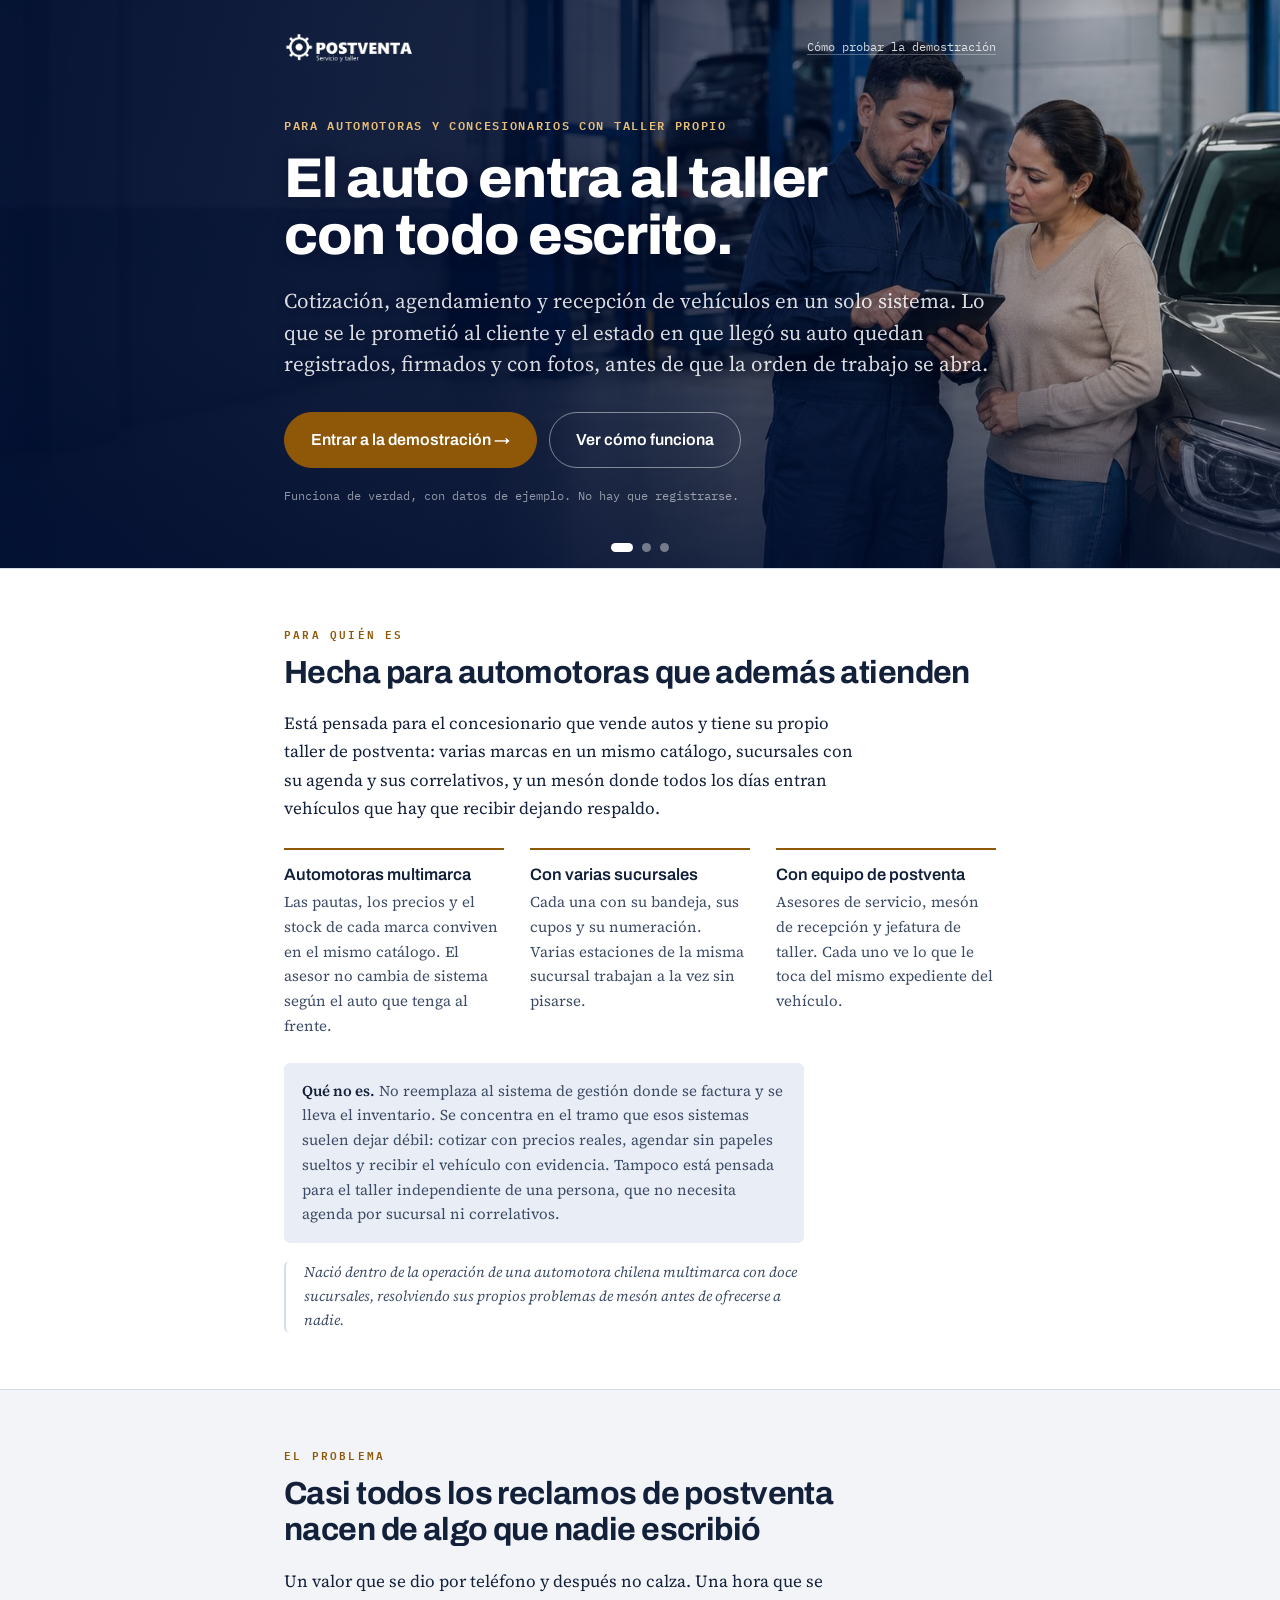
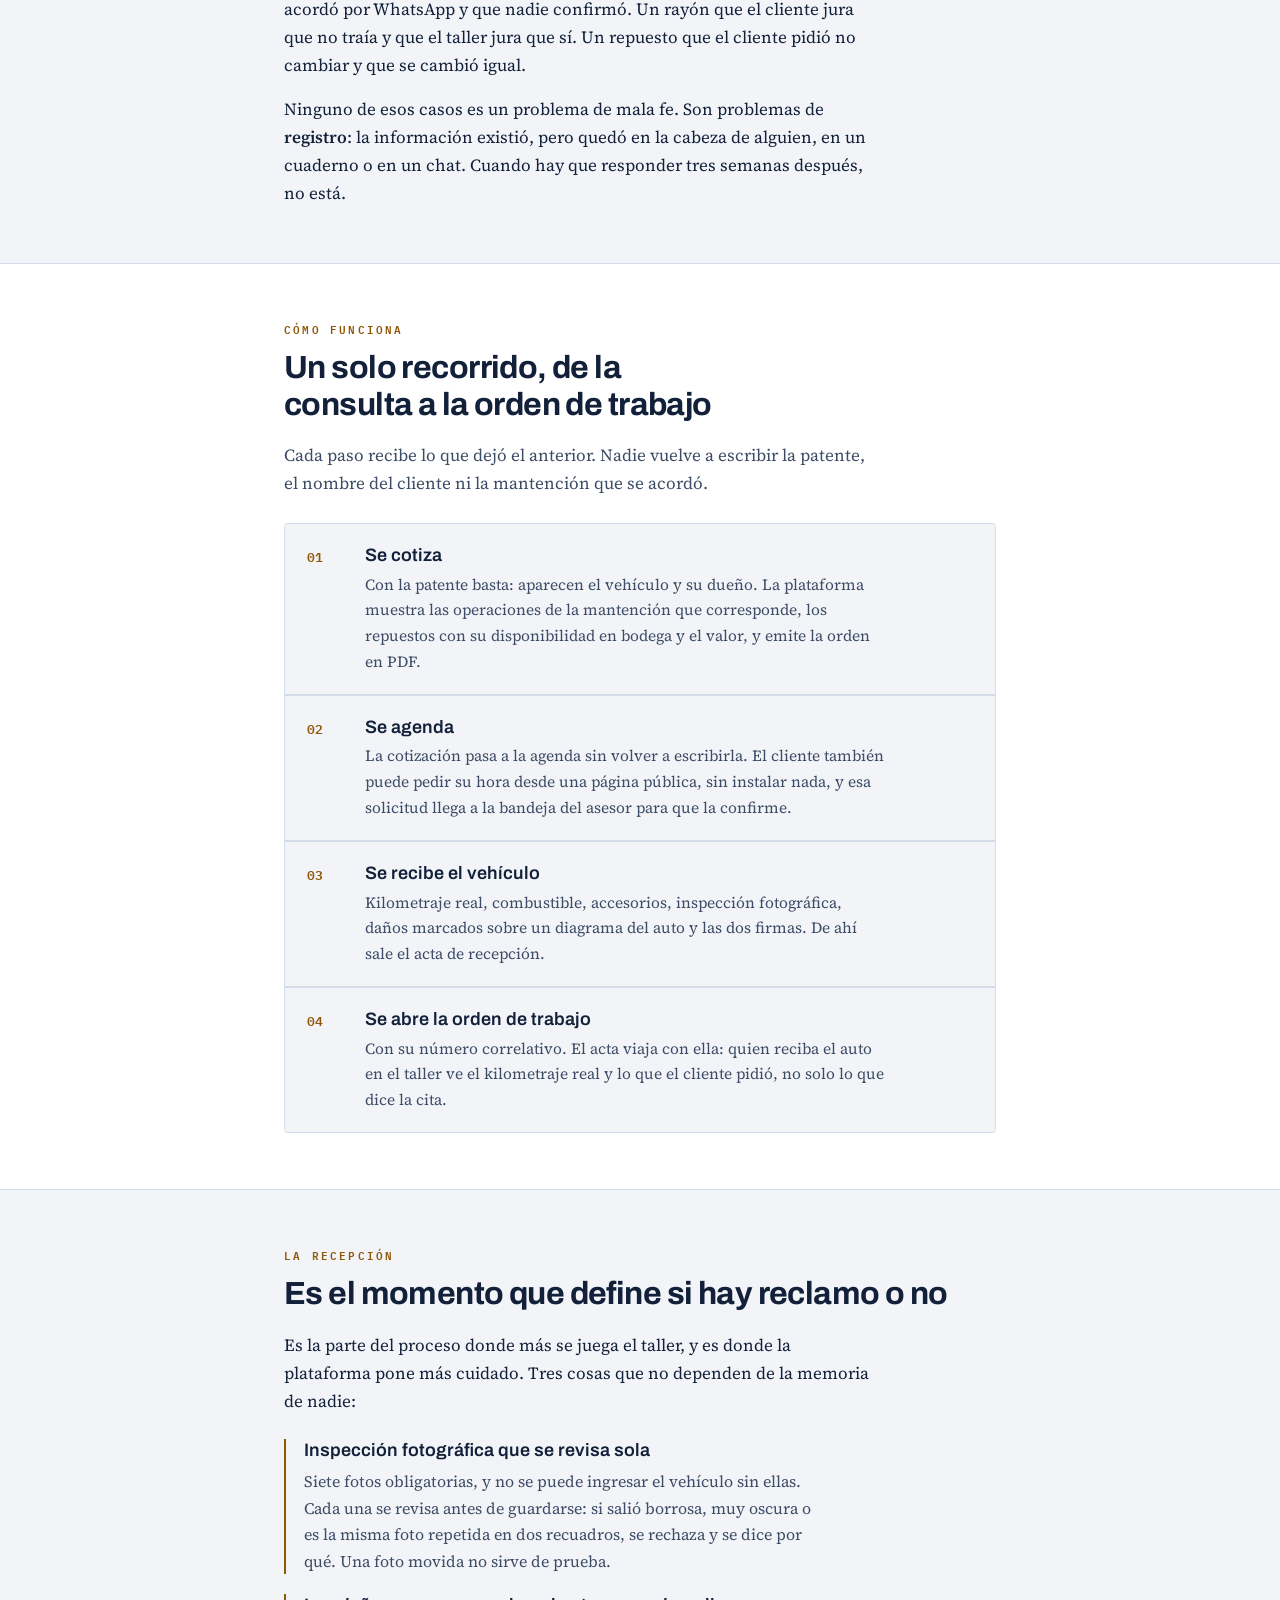
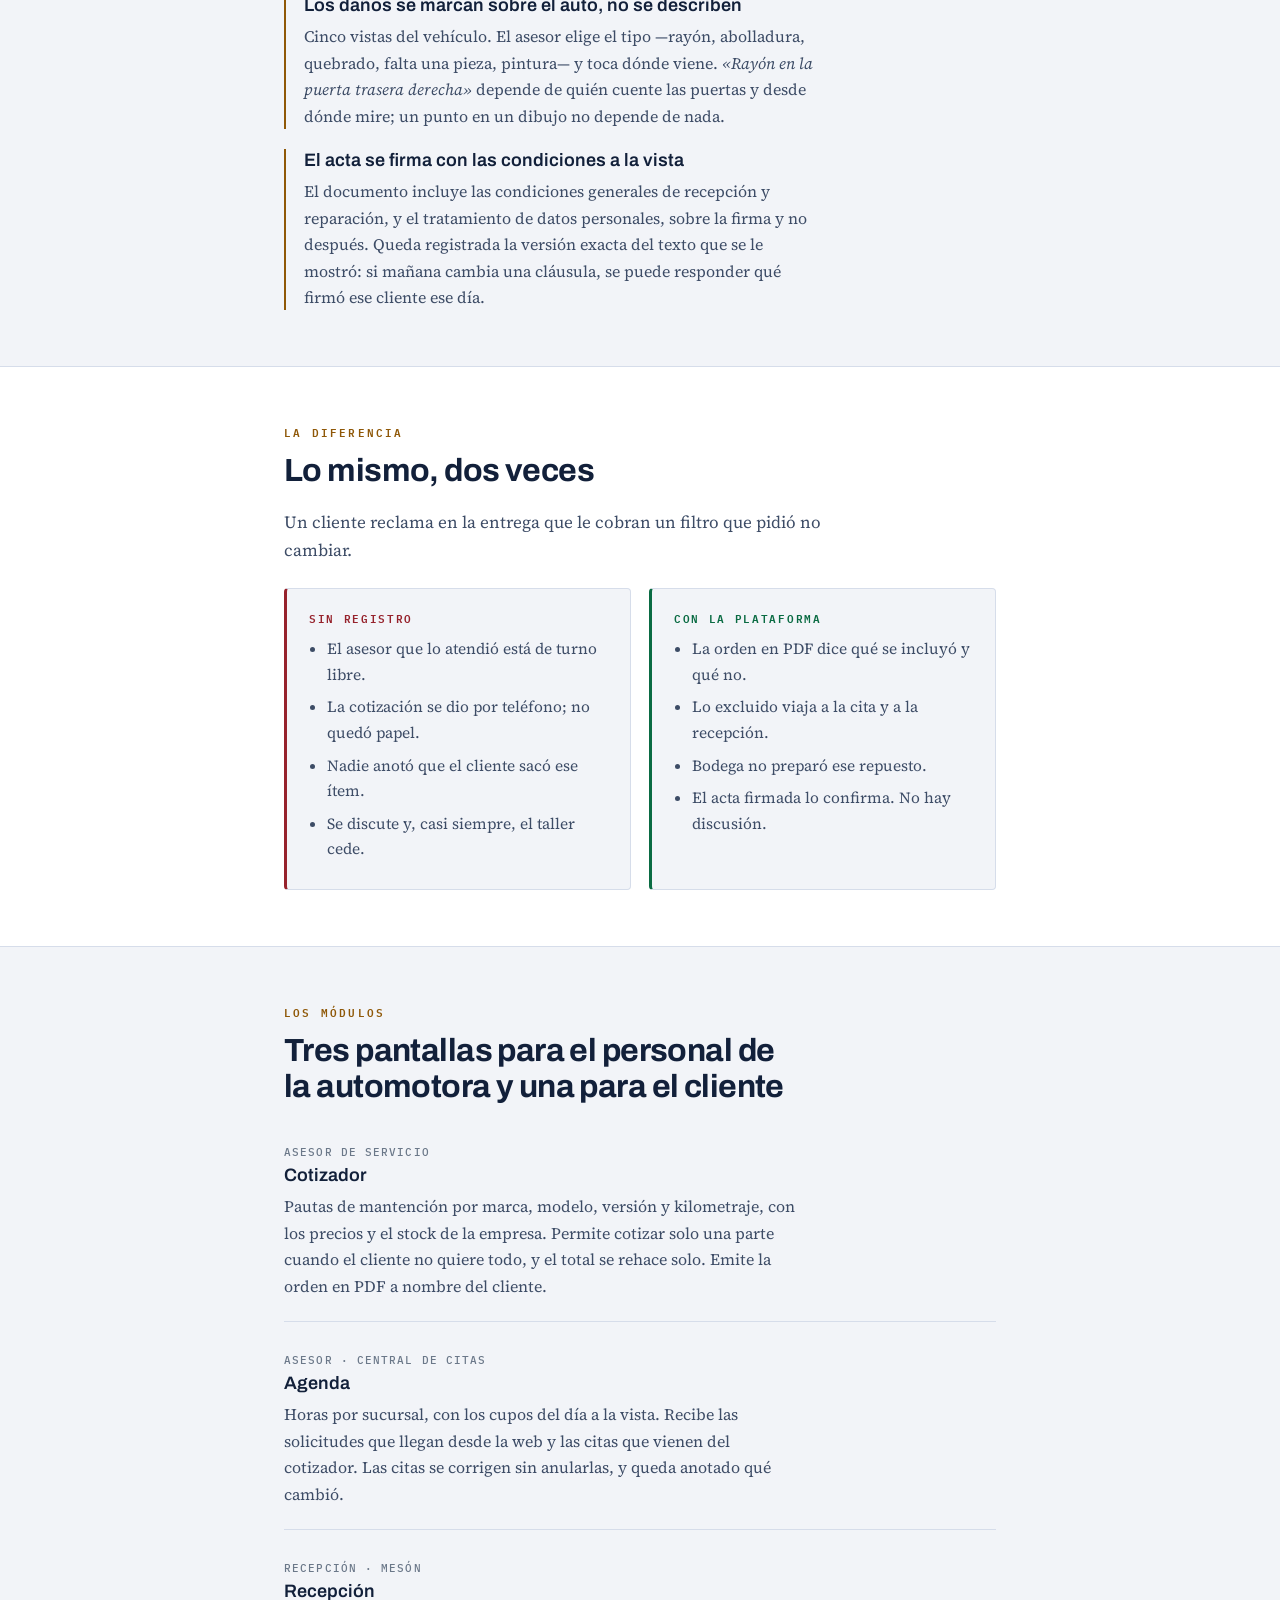
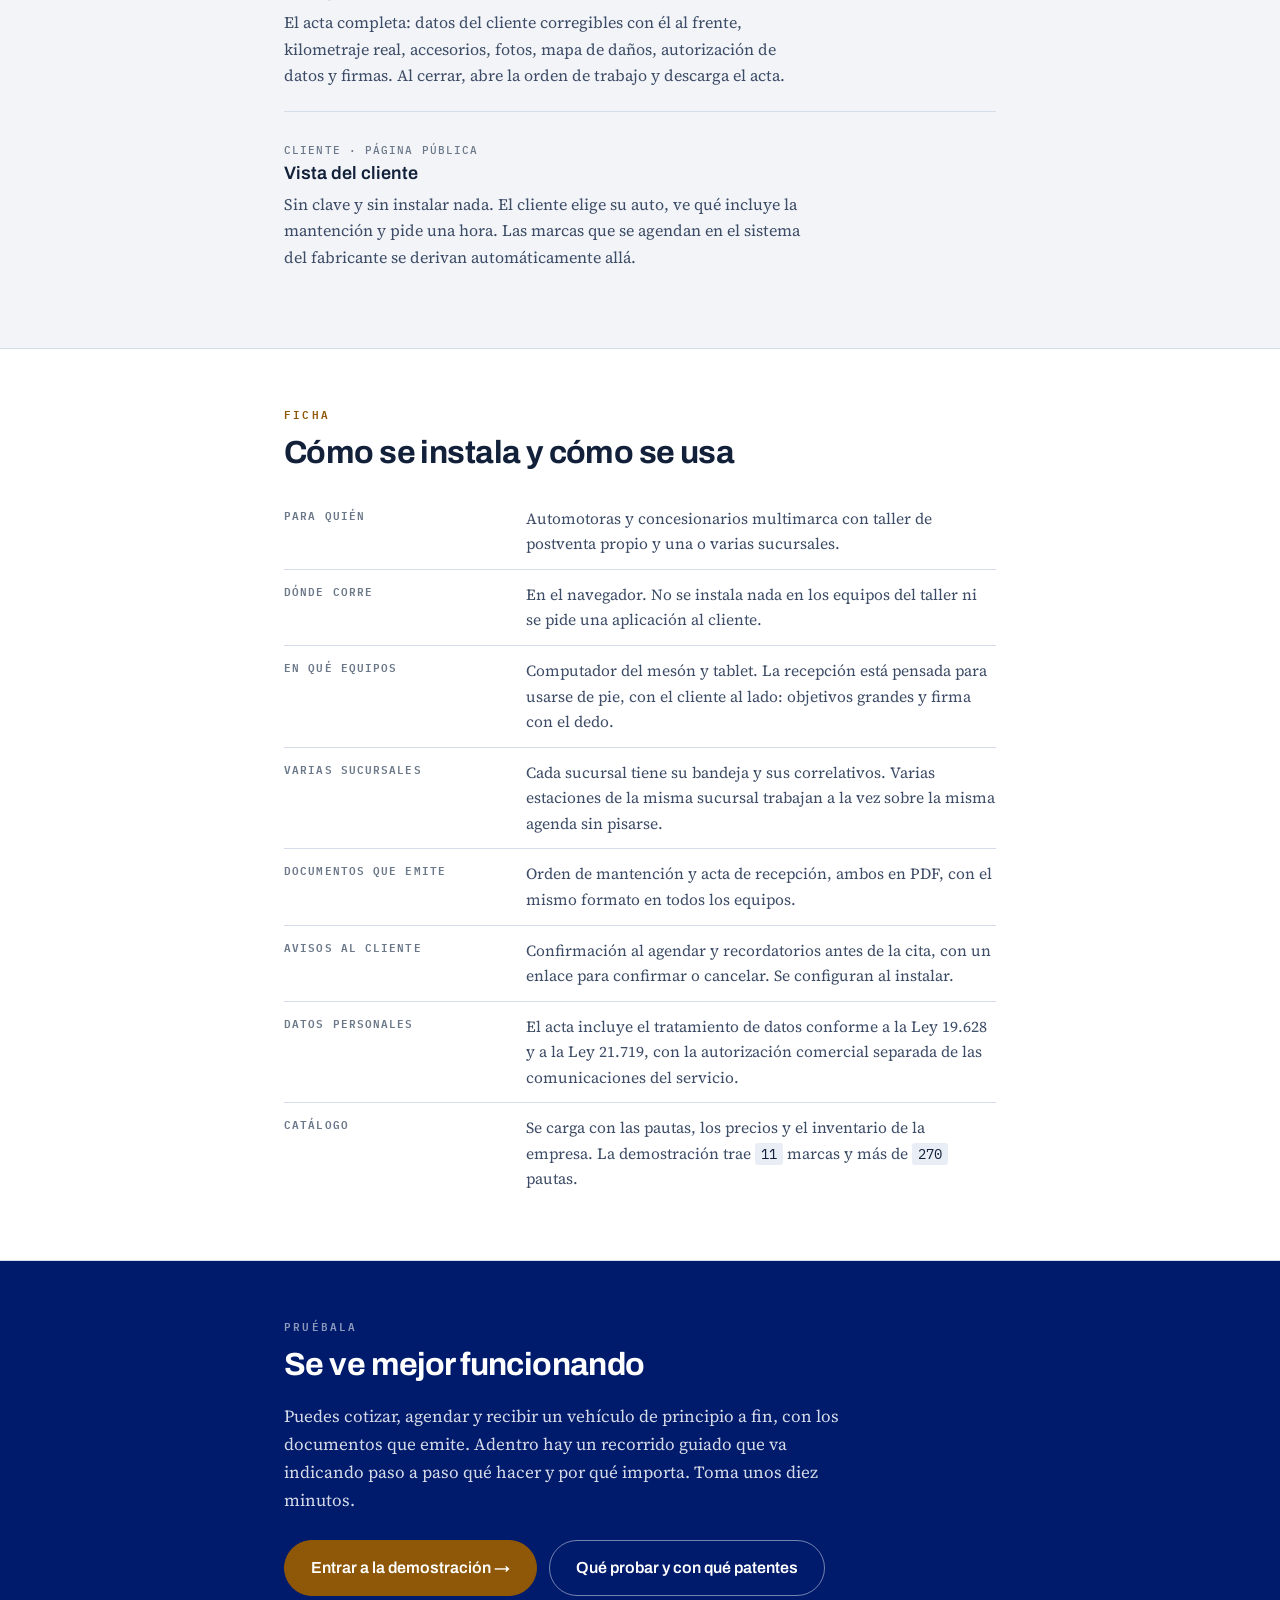
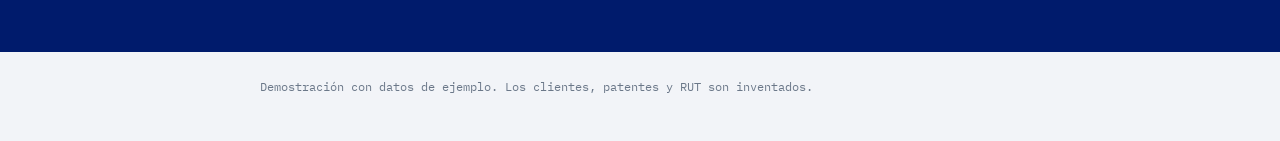
<file: index.html>
<!DOCTYPE html>
<html lang="es-CL">
<head>
  <meta charset="UTF-8">
  <meta http-equiv="Cache-Control" content="no-cache, no-store, must-revalidate">
  <meta http-equiv="Pragma" content="no-cache">
  <meta name="viewport" content="width=device-width, initial-scale=1.0">
  <title>Plataforma de Postventa para Automotoras</title>
  <meta name="description" content="Cotización, agendamiento y recepción de vehículos para automotoras y concesionarios con taller propio. Demostración con datos de ejemplo.">
  <link rel="icon" href="data:image/svg+xml,<svg xmlns='http://www.w3.org/2000/svg' viewBox='0 0 100 100'><text y='.9em' font-size='90'>🔧</text></svg>">
  <link rel="preconnect" href="https://fonts.googleapis.com">
  <link rel="preconnect" href="https://fonts.gstatic.com" crossorigin>
  <link rel="stylesheet" href="https://fonts.googleapis.com/css2?family=Archivo:wght@500;600;700;800&family=IBM+Plex+Mono:wght@400;500;600&family=Source+Serif+4:opsz,wght@8..60,400;8..60,600&display=swap">
  <link rel="stylesheet" href="css/landing.css?v=carrusel1">
</head>
<body>

<!-- Portada. La demostración se ofrece de entrada y otra vez al final: quien
     ya sabe lo que busca no tiene por qué leerse la página entera para llegar
     a probarla. -->
<header class="hero">
  <!-- Carrusel de fondo. Las fotos son decorativas: el texto se lee igual sin
       ellas, y por eso van aria-hidden. La lógica está en js/hero-carrusel.js. -->
  <div class="hero__fotos" id="heroFotos" aria-hidden="true">
    <div class="hero__foto is-on" style="background-image:url('img/banner/banner-1.jpg')"></div>
    <div class="hero__foto" style="background-image:url('img/banner/banner-2.jpg')"></div>
    <div class="hero__foto" style="background-image:url('img/banner/banner-3.jpg')"></div>
  </div>
  <div class="wrap">
    <div class="hero__barra">
      <img class="hero__logo" src="img/logo.png" alt="Postventa" width="704" height="158">
      <span class="hero__nav"><a href="LEEME.html">Cómo probar la demostración</a></span>
    </div>

    <p class="hero__nicho">Para automotoras y concesionarios con taller propio</p>
    <h1>El auto entra al taller con todo escrito.</h1>
    <p class="hero__lead">Cotización, agendamiento y recepción de vehículos en un solo
      sistema. Lo que se le prometió al cliente y el estado en que llegó su auto quedan
      registrados, firmados y con fotos, antes de que la orden de trabajo se abra.</p>

    <div class="hero__cta">
      <a class="btn btn--pri" href="plataforma.html">Entrar a la demostración →</a>
      <a class="btn btn--sec" href="#como-funciona">Ver cómo funciona</a>
    </div>
    <p class="hero__nota">Funciona de verdad, con datos de ejemplo. No hay que registrarse.</p>
  </div>
  <div class="hero__dots" id="heroDots" role="tablist" aria-label="Fotos del taller"></div>
</header>
<script src="js/hero-carrusel.js?v=carrusel1"></script>

<section class="alt">
  <div class="wrap">
    <p class="rotulo">Para quién es</p>
    <h2>Hecha para automotoras que además atienden</h2>
    <p>Está pensada para el concesionario que vende autos y tiene su propio taller de
      postventa: varias marcas en un mismo catálogo, sucursales con su agenda y sus
      correlativos, y un mesón donde todos los días entran vehículos que hay que recibir
      dejando respaldo.</p>

    <div class="publico">
      <div>
        <h3>Automotoras multimarca</h3>
        <p>Las pautas, los precios y el stock de cada marca conviven en el mismo catálogo.
          El asesor no cambia de sistema según el auto que tenga al frente.</p>
      </div>
      <div>
        <h3>Con varias sucursales</h3>
        <p>Cada una con su bandeja, sus cupos y su numeración. Varias estaciones de la misma
          sucursal trabajan a la vez sin pisarse.</p>
      </div>
      <div>
        <h3>Con equipo de postventa</h3>
        <p>Asesores de servicio, mesón de recepción y jefatura de taller. Cada uno ve lo que
          le toca del mismo expediente del vehículo.</p>
      </div>
    </div>

    <p class="acota"><strong>Qué no es.</strong> No reemplaza al sistema de gestión donde se
      factura y se lleva el inventario. Se concentra en el tramo que esos sistemas suelen
      dejar débil: cotizar con precios reales, agendar sin papeles sueltos y recibir el
      vehículo con evidencia. Tampoco está pensada para el taller independiente de una
      persona, que no necesita agenda por sucursal ni correlativos.</p>

    <p class="acota acota--origen">Nació dentro de la operación de una automotora chilena
      multimarca con doce sucursales, resolviendo sus propios problemas de mesón antes de
      ofrecerse a nadie.</p>
  </div>
</section>

<section>
  <div class="wrap">
    <p class="rotulo">El problema</p>
    <h2>Casi todos los reclamos de postventa nacen de algo que nadie escribió</h2>
    <p>Un valor que se dio por teléfono y después no calza. Una hora que se acordó por
      WhatsApp y que nadie confirmó. Un rayón que el cliente jura que no traía y que el taller
      jura que sí. Un repuesto que el cliente pidió no cambiar y que se cambió igual.</p>
    <p>Ninguno de esos casos es un problema de mala fe. Son problemas de <strong>registro</strong>:
      la información existió, pero quedó en la cabeza de alguien, en un cuaderno o en un chat.
      Cuando hay que responder tres semanas después, no está.</p>
  </div>
</section>

<section class="alt" id="como-funciona">
  <div class="wrap">
    <p class="rotulo">Cómo funciona</p>
    <h2>Un solo recorrido, de la consulta a la orden de trabajo</h2>
    <p class="dim">Cada paso recibe lo que dejó el anterior. Nadie vuelve a escribir la
      patente, el nombre del cliente ni la mantención que se acordó.</p>

    <div class="flujo">
      <div class="paso">
        <span class="paso__n">01</span>
        <h3>Se cotiza</h3>
        <p>Con la patente basta: aparecen el vehículo y su dueño. La plataforma muestra las
          operaciones de la mantención que corresponde, los repuestos con su disponibilidad
          en bodega y el valor, y emite la orden en PDF.</p>
      </div>
      <div class="paso">
        <span class="paso__n">02</span>
        <h3>Se agenda</h3>
        <p>La cotización pasa a la agenda sin volver a escribirla. El cliente también puede
          pedir su hora desde una página pública, sin instalar nada, y esa solicitud llega a
          la bandeja del asesor para que la confirme.</p>
      </div>
      <div class="paso">
        <span class="paso__n">03</span>
        <h3>Se recibe el vehículo</h3>
        <p>Kilometraje real, combustible, accesorios, inspección fotográfica, daños marcados
          sobre un diagrama del auto y las dos firmas. De ahí sale el acta de recepción.</p>
      </div>
      <div class="paso">
        <span class="paso__n">04</span>
        <h3>Se abre la orden de trabajo</h3>
        <p>Con su número correlativo. El acta viaja con ella: quien reciba el auto en el
          taller ve el kilometraje real y lo que el cliente pidió, no solo lo que dice la cita.</p>
      </div>
    </div>
  </div>
</section>

<section>
  <div class="wrap">
    <p class="rotulo">La recepción</p>
    <h2>Es el momento que define si hay reclamo o no</h2>
    <p>Es la parte del proceso donde más se juega el taller, y es donde la plataforma pone
      más cuidado. Tres cosas que no dependen de la memoria de nadie:</p>

    <div class="detalle">
      <div>
        <h3>Inspección fotográfica que se revisa sola</h3>
        <p>Siete fotos obligatorias, y no se puede ingresar el vehículo sin ellas. Cada una se
          revisa antes de guardarse: si salió borrosa, muy oscura o es la misma foto repetida
          en dos recuadros, se rechaza y se dice por qué. Una foto movida no sirve de prueba.</p>
      </div>
      <div>
        <h3>Los daños se marcan sobre el auto, no se describen</h3>
        <p>Cinco vistas del vehículo. El asesor elige el tipo —rayón, abolladura, quebrado,
          falta una pieza, pintura— y toca dónde viene. <em>«Rayón en la puerta trasera
          derecha»</em> depende de quién cuente las puertas y desde dónde mire; un punto en un
          dibujo no depende de nada.</p>
      </div>
      <div>
        <h3>El acta se firma con las condiciones a la vista</h3>
        <p>El documento incluye las condiciones generales de recepción y reparación, y el
          tratamiento de datos personales, sobre la firma y no después. Queda registrada la
          versión exacta del texto que se le mostró: si mañana cambia una cláusula, se puede
          responder qué firmó ese cliente ese día.</p>
      </div>
    </div>
  </div>
</section>

<section class="alt">
  <div class="wrap">
    <p class="rotulo">La diferencia</p>
    <h2>Lo mismo, dos veces</h2>
    <p class="dim">Un cliente reclama en la entrega que le cobran un filtro que pidió no cambiar.</p>

    <div class="compara">
      <div class="caja caja--antes">
        <p class="caja__t">Sin registro</p>
        <ul>
          <li>El asesor que lo atendió está de turno libre.</li>
          <li>La cotización se dio por teléfono; no quedó papel.</li>
          <li>Nadie anotó que el cliente sacó ese ítem.</li>
          <li>Se discute y, casi siempre, el taller cede.</li>
        </ul>
      </div>
      <div class="caja caja--ahora">
        <p class="caja__t">Con la plataforma</p>
        <ul>
          <li>La orden en PDF dice qué se incluyó y qué no.</li>
          <li>Lo excluido viaja a la cita y a la recepción.</li>
          <li>Bodega no preparó ese repuesto.</li>
          <li>El acta firmada lo confirma. No hay discusión.</li>
        </ul>
      </div>
    </div>
  </div>
</section>

<section>
  <div class="wrap">
    <p class="rotulo">Los módulos</p>
    <h2>Tres pantallas para el personal de la automotora y una para el cliente</h2>

    <div class="modulos">
      <div class="modulo">
        <span class="quien">Asesor de servicio</span>
        <h3>Cotizador</h3>
        <p>Pautas de mantención por marca, modelo, versión y kilometraje, con los precios y
          el stock de la empresa. Permite cotizar solo una parte cuando el cliente no quiere
          todo, y el total se rehace solo. Emite la orden en PDF a nombre del cliente.</p>
      </div>
      <div class="modulo">
        <span class="quien">Asesor · central de citas</span>
        <h3>Agenda</h3>
        <p>Horas por sucursal, con los cupos del día a la vista. Recibe las solicitudes que
          llegan desde la web y las citas que vienen del cotizador. Las citas se corrigen sin
          anularlas, y queda anotado qué cambió.</p>
      </div>
      <div class="modulo">
        <span class="quien">Recepción · mesón</span>
        <h3>Recepción</h3>
        <p>El acta completa: datos del cliente corregibles con él al frente, kilometraje real,
          accesorios, fotos, mapa de daños, autorización de datos y firmas. Al cerrar, abre la
          orden de trabajo y descarga el acta.</p>
      </div>
      <div class="modulo">
        <span class="quien">Cliente · página pública</span>
        <h3>Vista del cliente</h3>
        <p>Sin clave y sin instalar nada. El cliente elige su auto, ve qué incluye la
          mantención y pide una hora. Las marcas que se agendan en el sistema del fabricante
          se derivan automáticamente allá.</p>
      </div>
    </div>
  </div>
</section>

<section class="alt">
  <div class="wrap">
    <p class="rotulo">Ficha</p>
    <h2>Cómo se instala y cómo se usa</h2>

    <table class="ficha">
      <tbody>
        <tr><th>Para quién</th>
            <td>Automotoras y concesionarios multimarca con taller de postventa propio y una
              o varias sucursales.</td></tr>
        <tr><th>Dónde corre</th>
            <td>En el navegador. No se instala nada en los equipos del taller ni se pide una
              aplicación al cliente.</td></tr>
        <tr><th>En qué equipos</th>
            <td>Computador del mesón y tablet. La recepción está pensada para usarse de pie,
              con el cliente al lado: objetivos grandes y firma con el dedo.</td></tr>
        <tr><th>Varias sucursales</th>
            <td>Cada sucursal tiene su bandeja y sus correlativos. Varias estaciones de la
              misma sucursal trabajan a la vez sobre la misma agenda sin pisarse.</td></tr>
        <tr><th>Documentos que emite</th>
            <td>Orden de mantención y acta de recepción, ambos en PDF, con el mismo formato en
              todos los equipos.</td></tr>
        <tr><th>Avisos al cliente</th>
            <td>Confirmación al agendar y recordatorios antes de la cita, con un enlace para
              confirmar o cancelar. Se configuran al instalar.</td></tr>
        <tr><th>Datos personales</th>
            <td>El acta incluye el tratamiento de datos conforme a la Ley 19.628 y a la Ley
              21.719, con la autorización comercial separada de las comunicaciones del servicio.</td></tr>
        <tr><th>Catálogo</th>
            <td>Se carga con las pautas, los precios y el inventario de la empresa. La
              demostración trae <code>11</code> marcas y más de <code>270</code> pautas.</td></tr>
      </tbody>
    </table>
  </div>
</section>

<section class="cierre">
  <div class="wrap">
    <p class="rotulo" style="color: rgba(255,255,255,.55)">Pruébala</p>
    <h2>Se ve mejor funcionando</h2>
    <p>Puedes cotizar, agendar y recibir un vehículo de principio a fin, con los documentos
      que emite. Adentro hay un recorrido guiado que va indicando paso a paso qué hacer y por
      qué importa. Toma unos diez minutos.</p>
    <div class="hero__cta">
      <a class="btn btn--pri" href="plataforma.html">Entrar a la demostración →</a>
      <a class="btn btn--sec" href="LEEME.html">Qué probar y con qué patentes</a>
    </div>
  </div>
</section>

<div class="wrap pie">
  Demostración con datos de ejemplo. Los clientes, patentes y RUT son inventados.
</div>

</body>
</html>
</file>
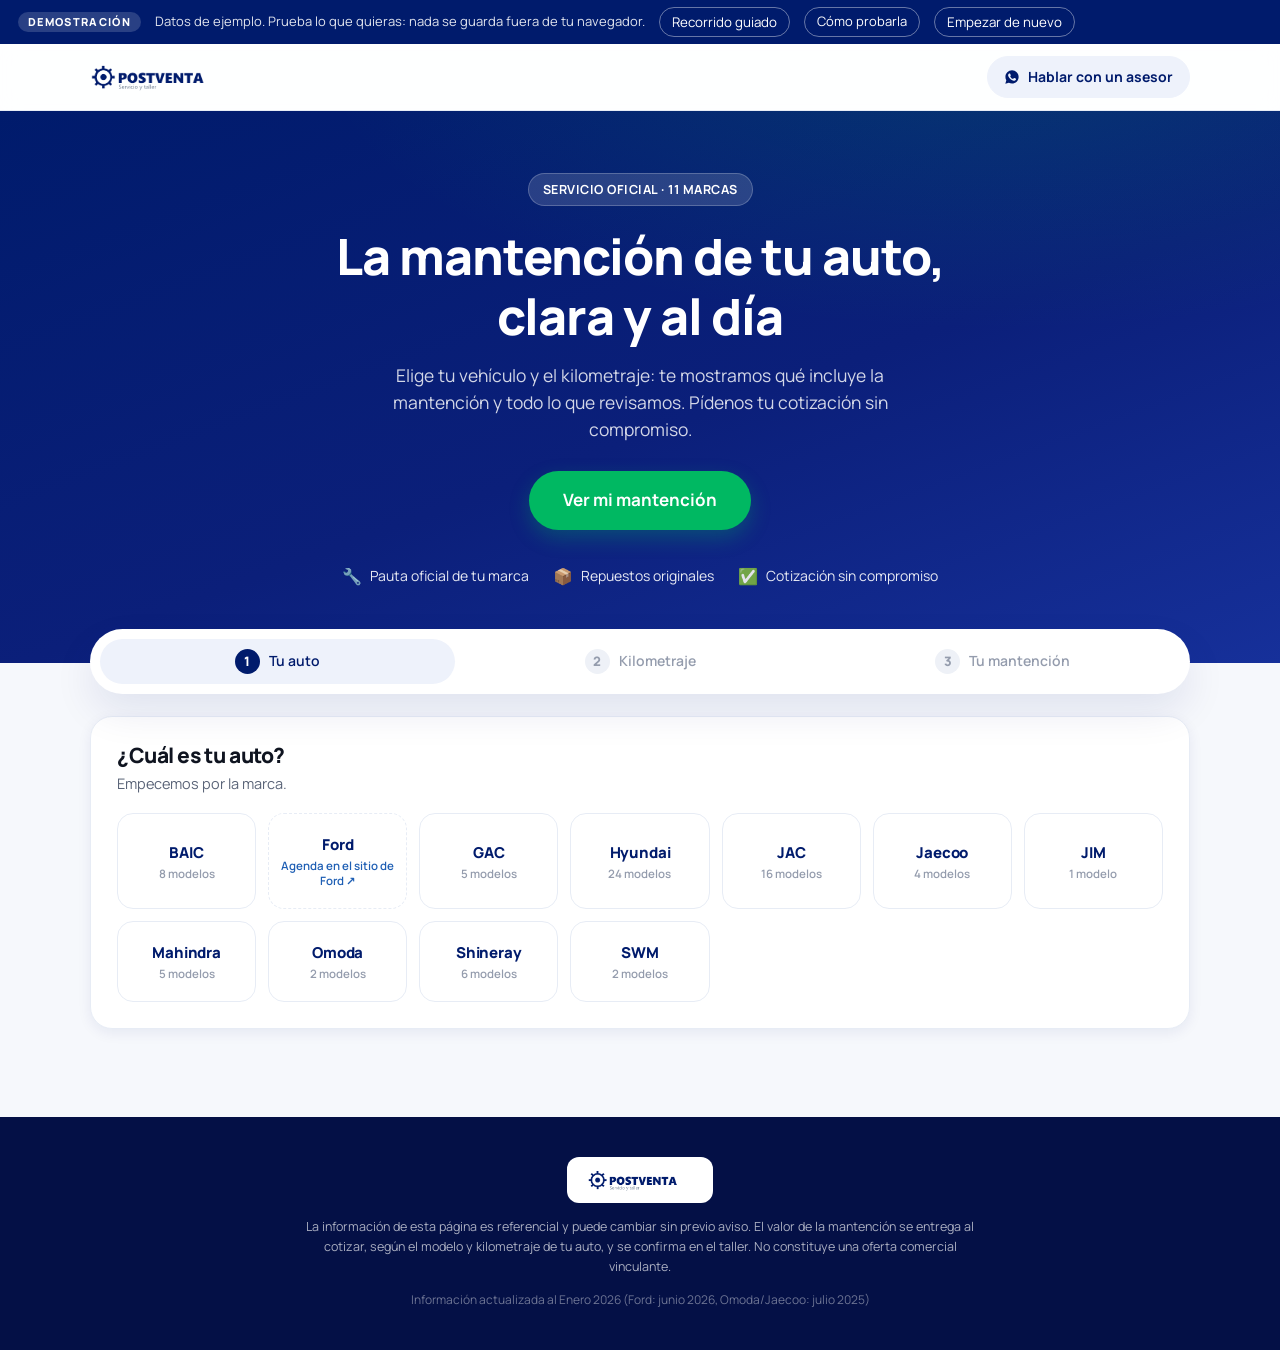
<file: cliente.html>
<!DOCTYPE html>
<html lang="es-CL">
<head>
  <meta charset="UTF-8">
  <meta name="viewport" content="width=device-width, initial-scale=1.0">
  <!-- evita que el navegador sirva una versión vieja cacheada tras cada cambio -->
  <meta http-equiv="Cache-Control" content="no-cache, no-store, must-revalidate">
  <meta http-equiv="Pragma" content="no-cache">
  <meta http-equiv="Expires" content="0">
  <title>Cotiza tu mantención · Postventa</title>
  <meta name="description" content="Calcula en 30 segundos cuánto cuesta la mantención de tu auto. Precio final con IVA, sin sorpresas, con repuestos originales y la pauta oficial de tu marca.">
  <link rel="preconnect" href="https://fonts.googleapis.com">
  <link rel="preconnect" href="https://fonts.gstatic.com" crossorigin>
  <link rel="stylesheet" href="https://fonts.googleapis.com/css2?family=Manrope:wght@400;500;600;700;800&display=swap">
  <link rel="stylesheet" href="css/cliente.css?v=87d1210">
  <link rel="icon" href="data:image/svg+xml,<svg xmlns='http://www.w3.org/2000/svg' viewBox='0 0 100 100'><text y='.9em' font-size='90'>🚗</text></svg>">
</head>
<body>

<header class="nav">
  <div class="nav__inner">
    <a class="nav__brand" href="cliente.html">
      <img src="img/logo.png" alt="Postventa" width="704" height="158">
    </a>
    <a id="navWsp" class="nav__cta" href="#" target="_blank" rel="noopener">
      <span class="ico-wsp" aria-hidden="true"></span> Hablar con un asesor
    </a>
  </div>
</header>

<!-- ============================ HERO ============================ -->
<section class="hero" id="hero">
  <div class="hero__inner">
    <span class="hero__pill">Servicio oficial · 11 marcas</span>
    <h1 class="hero__title">La mantención de tu auto,<br>clara y al día</h1>
    <p class="hero__lead">Elige tu vehículo y el kilometraje: te mostramos qué incluye la mantención y todo lo que revisamos. Pídenos tu cotización sin compromiso.</p>
    <a href="#cotizador" class="btn btn--acento btn--lg">Ver mi mantención</a>

    <ul class="hero__trust">
      <li><span class="trust__ico">🔧</span> Pauta oficial de tu marca</li>
      <li><span class="trust__ico">📦</span> Repuestos originales</li>
      <li><span class="trust__ico">✅</span> Cotización sin compromiso</li>
    </ul>
  </div>
</section>

<main class="wrap" id="cotizador">

  <!-- barra de progreso -->
  <ol class="pasos" id="pasos">
    <li class="paso is-active" data-p="1"><span class="paso__n">1</span> Tu auto</li>
    <li class="paso" data-p="2"><span class="paso__n">2</span> Kilometraje</li>
    <li class="paso" data-p="3"><span class="paso__n">3</span> Tu mantención</li>
  </ol>

  <!-- ====================== PASO 1: EL AUTO ====================== -->
  <section class="card" id="p1">
    <h2 class="card__titulo">¿Cuál es tu auto?</h2>
    <p class="card__lead">Empecemos por la marca.</p>

    <!-- 1.a marca -->
    <div class="sub" id="subMarca">
      <div id="gridMarcas" class="grid-marcas"></div>
    </div>

    <!-- 1.b modelo -->
    <div class="sub" id="subModelo" hidden>
      <div class="sub__head">
        <h3 class="sub__titulo">Modelo <span id="ecoMarca" class="eco"></span></h3>
        <button type="button" class="link-volver" data-volver="marca">Cambiar marca</button>
      </div>
      <input id="buscaModelo" class="buscador" type="search" placeholder="Buscar modelo…" autocomplete="off">
      <div id="gridModelos" class="grid-chips"></div>
    </div>

    <!-- 1.c año (solo marcas que lo usan, ej. Ford; filtra las versiones) -->
    <div class="sub" id="subAnio" hidden>
      <div class="sub__head">
        <h3 class="sub__titulo">Año <span id="ecoModeloAnio" class="eco"></span></h3>
        <button type="button" class="link-volver" data-volver="modelo">Cambiar modelo</button>
      </div>
      <p class="sub__ayuda">Elige el año de tu vehículo: te mostramos las versiones que corresponden.</p>
      <div id="gridAnios" class="grid-chips"></div>
    </div>

    <!-- 1.d versión -->
    <div class="sub" id="subVersion" hidden>
      <div class="sub__head">
        <h3 class="sub__titulo">Versión <span id="ecoModelo" class="eco"></span></h3>
        <button type="button" class="link-volver" id="volverVersion" data-volver="modelo">Cambiar modelo</button>
      </div>
      <p class="sub__ayuda">Si no estás seguro, elige la que más se parezca: las operaciones son casi las mismas entre versiones. Lo confirmamos al agendar.</p>
      <div id="listaVersiones" class="lista-versiones"></div>
    </div>
  </section>

  <!-- ====================== PASO 2: KILOMETRAJE ====================== -->
  <section class="card" id="p2" hidden>
    <div class="card__head">
      <div>
        <h2 class="card__titulo">¿Qué mantención te toca?</h2>
        <p class="card__lead">Elige el kilometraje que marca tu auto (o el más cercano).</p>
      </div>
      <button type="button" class="btn btn--ghost" id="btnCambiarAuto">← Cambiar auto</button>
    </div>
    <div id="chipAuto" class="auto-chip"></div>
    <div id="gridKm" class="grid-km"></div>
  </section>

  <!-- ====================== PASO 3: RESULTADO ====================== -->
  <section id="p3" hidden>
    <div class="cotiz">

      <!-- columna izquierda: CTA de cotización -->
      <aside class="cotiz__precio">
        <div class="precio-card">
          <p class="precio-card__auto" id="pcAuto"></p>
          <p class="precio-card__rev" id="pcRev"></p>
          <p class="precio-card__cta-titulo">Cotiza esta mantención con nosotros</p>
          <p class="precio-card__cta-sub">Te enviamos el valor a la medida de tu auto y kilometraje, sin compromiso.</p>

          <a id="btnWsp" class="btn btn--acento btn--block" href="#" target="_blank" rel="noopener">
            <span class="ico-wsp" aria-hidden="true"></span> Pedir cotización por WhatsApp
          </a>
          <button id="btnAgendar" class="btn btn--navy btn--block" type="button" hidden>Agendar hora en el taller</button>
          <button id="btnPdf" class="btn btn--ghost btn--block" type="button">Descargar detalle</button>
          <p class="precio-card__nota">Te respondemos el mismo día hábil.</p>
        </div>

        <ul class="garantias">
          <li><span>🛡️</span> Repuestos originales con garantía</li>
          <li><span>📋</span> Informe del estado de tu auto</li>
          <li><span>👨‍🔧</span> Técnicos certificados por la marca</li>
        </ul>
      </aside>

      <!-- columna derecha: detalle -->
      <div class="cotiz__detalle">
        <div class="card">
          <div class="card__head">
            <h2 class="card__titulo">Esto es lo que hacemos</h2>
            <button type="button" class="btn btn--ghost btn--sm" id="btnCambiarKm">← Cambiar kilometraje</button>
          </div>

          <div class="ops" id="opsCambios">
            <h3 class="ops__titulo"><span class="ops__badge ops__badge--r">Cambiamos</span></h3>
            <ul class="ops__lista" id="listaCambios"></ul>
          </div>

          <div class="ops" id="opsRevisiones">
            <h3 class="ops__titulo"><span class="ops__badge ops__badge--i">Revisamos</span></h3>
            <ul class="ops__lista ops__lista--2col" id="listaRevisiones"></ul>
            <button type="button" class="ops__vermas" id="btnVerRevs" hidden>Ver todas las revisiones</button>
          </div>

          <p class="ops__vacio" id="opsVacio" hidden>
            Mantención completa según la pauta oficial de la marca para este kilometraje.
            Te detallamos punto por punto lo que se hace al momento de agendar.
          </p>
        </div>

        <div class="card" id="cardExtras">
          <h2 class="card__titulo">¿Le sumamos algo más?</h2>
          <p class="card__lead">Servicios que puedes agregar a la misma visita.</p>
          <div id="gridExtras" class="grid-extras"></div>
        </div>

        <div class="card card--plan">
          <h2 class="card__titulo">Tu plan completo de mantenciones</h2>
          <p class="card__lead">Así se ve el cuidado de tu auto en el tiempo, según la pauta de fábrica.</p>
          <div class="tabla-plan__scroll">
            <table class="tabla-plan">
              <thead><tr><th>Mantención</th><th>Cada</th></tr></thead>
              <tbody id="tbodyPlan"></tbody>
            </table>
          </div>
        </div>

        <details class="faq">
          <summary>Preguntas frecuentes</summary>
          <div class="faq__body">
            <p><strong>¿Cómo sé el precio?</strong> Elige tu auto y el kilometraje, presiona "Pedir cotización por WhatsApp" y te enviamos el valor de esa mantención, con IVA incluido. Si al revisar tu auto detectamos algo fuera de la mantención, te avisamos y lo aprobamos contigo antes de hacerlo.</p>
            <p><strong>¿Cuánto se demora?</strong> La mayoría de las mantenciones se entregan el mismo día. Te confirmamos el tiempo al agendar.</p>
            <p><strong>¿Los repuestos son originales?</strong> Sí. Trabajamos con repuestos originales de cada marca y la pauta que define el fabricante.</p>
            <p><strong>¿Pierdo la garantía si no voy a la marca?</strong> No. Postventa es servicio oficial, así que tu garantía se mantiene y queda registrada la mantención.</p>
          </div>
        </details>
      </div>
    </div>
  </section>

  <div id="errorBox" class="errorbox" hidden>
    <p>No pudimos cargar el catálogo. Recarga la página o escríbenos y te cotizamos al tiro.</p>
  </div>
</main>

<footer class="pie">
  <div class="pie__inner">
    <img src="img/logo.png" alt="Postventa" width="704" height="158" class="pie__logo">
    <p class="pie__legal">La información de esta página es referencial y puede cambiar sin previo aviso. El valor de la mantención se entrega al cotizar, según el modelo y kilometraje de tu auto, y se confirma en el taller. No constituye una oferta comercial vinculante.</p>
    <p class="pie__fecha" id="pieFecha"></p>
  </div>
</footer>

<!-- Modal de agendamiento web (aparece solo si js/agenda-config.js trae credenciales) -->
<div class="agw-overlay" id="agwOv" hidden>
  <div class="agw-modal" role="dialog" aria-modal="true" aria-labelledby="agwTitulo">
    <button class="agw-cerrar" id="agwCerrar" type="button" aria-label="Cerrar">×</button>
    <h3 id="agwTitulo">Agendar hora en el taller</h3>
    <p class="agw-auto" id="agwAuto"></p>

    <form id="agwForm" novalidate>
      <div class="agw-grid">
        <label>Nombre y apellido *<input id="agwNombre" maxlength="80" autocomplete="name"></label>
        <label>Celular *<input id="agwFono" inputmode="tel" placeholder="9 1234 5678" maxlength="16" autocomplete="tel"></label>
        <label>E-mail (opcional)<input id="agwEmail" type="email" maxlength="80" autocomplete="email"></label>
        <label>Patente (opcional)<input id="agwPatente" maxlength="8" placeholder="ABCD12"></label>
        <label>Día *<input id="agwFecha" type="date"></label>
        <label>Hora de llegada<select id="agwHora"></select></label>
      </div>
      <label class="agw-coment">Comentario (opcional)<textarea id="agwComent" maxlength="500" rows="2" placeholder="Ej: necesito el auto para el mismo día"></textarea></label>
      <input id="agwWeb" type="text" tabindex="-1" autocomplete="off" aria-hidden="true">
      <!-- Aviso de datos personales, en el momento en que se piden y no
           escondido en un pie de pagina: acá el cliente entrega nombre,
           teléfono y correo antes siquiera de pisar el taller.

           El texto sale de js/acta-condiciones.js, el MISMO que firma en el
           acta de recepción. Con dos copias, un día una queda vieja y el
           cliente termina leyendo dos versiones distintas de lo mismo. -->
      <details class="agw-datos" id="agwDatos">
        <summary>Al enviar, Automotora Ejemplo S.A. usará tus datos para contactarte por esta solicitud,
          por teléfono, correo o WhatsApp. <span class="agw-datos__mas">Cómo tratamos tus datos</span></summary>
        <div id="agwDatosTexto"></div>
      </details>
      <p class="agw-err" id="agwErr" hidden></p>
      <button class="btn btn--acento btn--block" id="agwEnviar" type="submit">Solicitar la hora</button>
      <p class="agw-nota">Es una solicitud: te confirmamos la hora y el valor por WhatsApp o teléfono.</p>
    </form>

    <div id="agwOk" hidden>
      <p class="agw-ok__t">✓ ¡Solicitud enviada!</p>
      <p class="agw-ok__d" id="agwOkDetalle"></p>
      <a id="agwOkWsp" class="btn btn--ghost btn--block" href="#" target="_blank" rel="noopener">Hablar con un asesor por WhatsApp</a>
    </div>
  </div>
</div>

<script src="js/agenda-config.js?v=87d1210"></script>
  <script src="js/demo-datos.js"></script>
  <script src="js/demo-api.js"></script>
  <script src="js/demo-franja.js"></script>
  <script src="js/demo-tutorial.js"></script>
<script src="js/acta-condiciones.js?v=87d1210"></script>
  <script src="js/cliente.js?v=87d1210"></script>
</body>
</html>
</file>
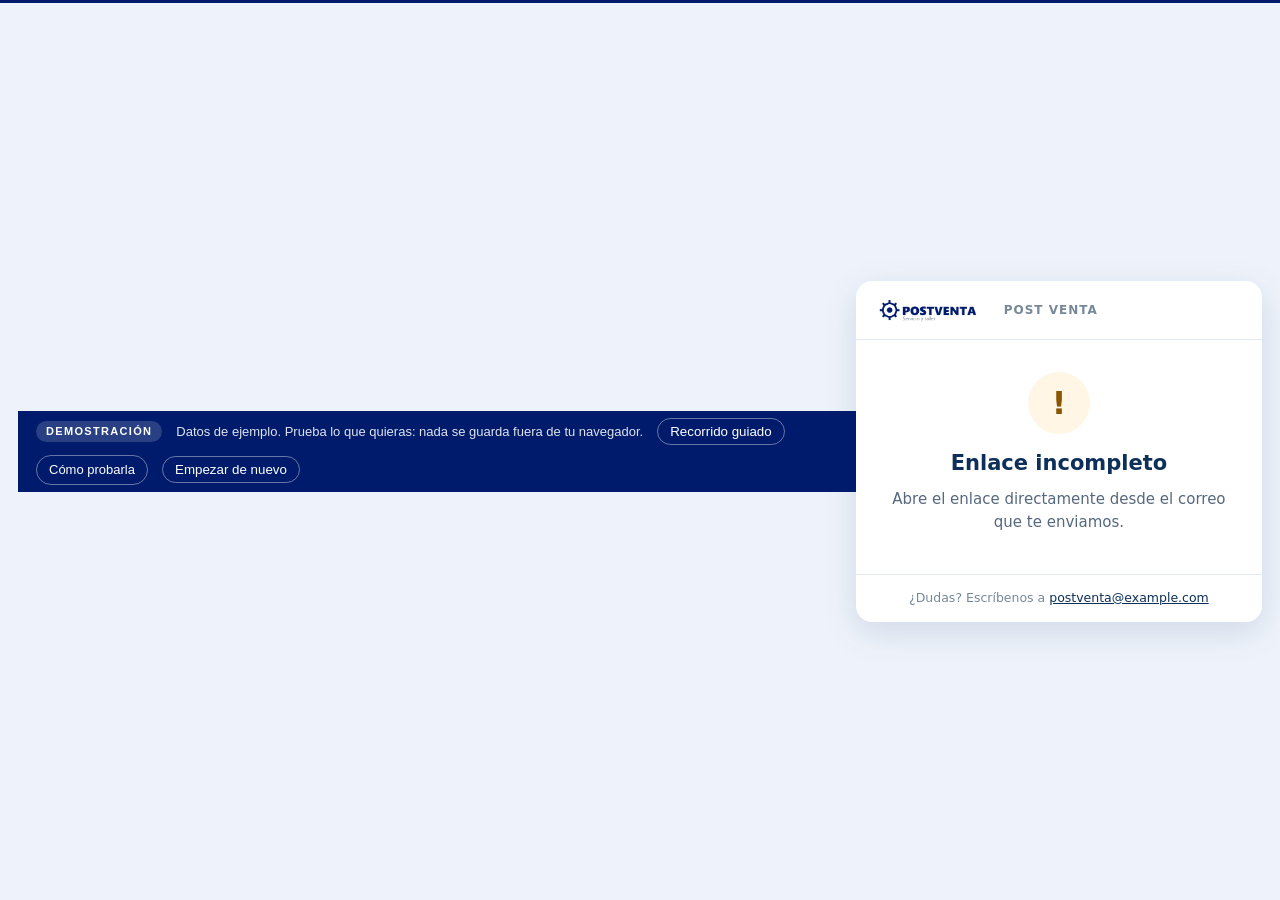
<file: confirmar.html>
<!doctype html>
<html lang="es-CL">
<head>
  <meta charset="utf-8">
  <!-- Pages sirve el HTML con max-age=600. Sin esto el navegador sigue
       pidiendo el ?v= anterior durante diez minutos y se responde solo con
       el JS viejo: se publica un cambio y el usuario jura que no funciona.
       cliente.html ya lo traia; el resto no. -->
  <meta http-equiv="Cache-Control" content="no-cache, no-store, must-revalidate">
  <meta http-equiv="Pragma" content="no-cache">
  <meta name="viewport" content="width=device-width, initial-scale=1">
  <title>Confirma tu hora · Postventa</title>
  <meta name="robots" content="noindex,nofollow">
  <link rel="icon" href="img/logo.png">
  <link rel="stylesheet" href="css/estilos.css?v=87d1210">
  <link rel="stylesheet" href="css/confirmar.css?v=87d1210">
</head>
<!-- Página PÚBLICA: la abre el cliente desde su correo, sin cuenta ni sesión.
     La credencial es el token del enlace, y por eso la base solo devuelve lo
     justo para reconocer la cita: nada de RUT, teléfono ni correo. -->
<body class="conf">

  <main class="conf-caja">
    <header class="conf-cab">
      <img src="img/logo.png" alt="Postventa" width="704" height="158">
      <span>Post Venta</span>
    </header>

    <div id="confCuerpo" class="conf-cuerpo">
      <div class="conf-cargando"><span class="conf-spin"></span> Buscando tu hora…</div>
    </div>

    <footer class="conf-pie">
      ¿Dudas? Escríbenos a <a href="mailto:postventa@example.com">postventa@example.com</a>
    </footer>
  </main>

  <script src="js/agenda-config.js?v=87d1210"></script>
  <script src="js/demo-datos.js"></script>
  <script src="js/demo-api.js"></script>
  <script src="js/demo-franja.js"></script>
  <script src="js/demo-tutorial.js"></script>
  <script src="js/confirmar.js?v=87d1210"></script>
</body>
</html>
</file>
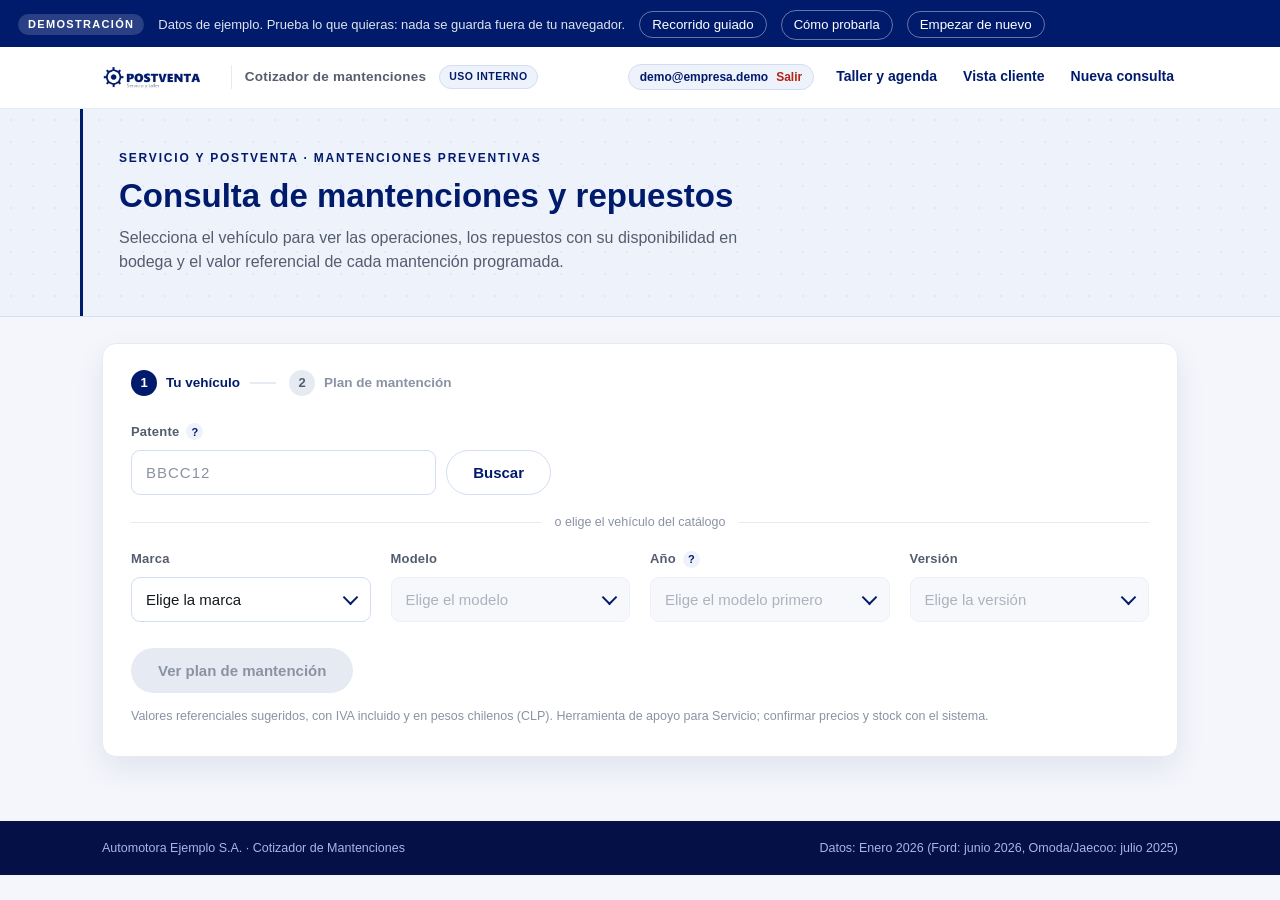
<file: cotizador.html>
<!DOCTYPE html>
<html lang="es-CL" data-auth="require">
<head>
  <meta charset="UTF-8">
  <!-- Pages sirve el HTML con max-age=600. Sin esto el navegador sigue
       pidiendo el ?v= anterior durante diez minutos y se responde solo con
       el JS viejo: se publica un cambio y el usuario jura que no funciona.
       cliente.html ya lo traia; el resto no. -->
  <meta http-equiv="Cache-Control" content="no-cache, no-store, must-revalidate">
  <meta http-equiv="Pragma" content="no-cache">
  <meta name="viewport" content="width=device-width, initial-scale=1.0">
  <title>Cotizador de Mantenciones · Postventa</title>
  <meta name="description" content="Precios sugeridos de mantención preventiva por marca, modelo, versión y kilometraje.">
  <link rel="preconnect" href="https://fonts.googleapis.com">
  <!-- guard de acceso interno (se salta solo cuando va embebido en un iframe) -->
  <script src="js/agenda-config.js?v=87d1210"></script>
  <script src="js/demo-datos.js"></script>
  <script src="js/demo-api.js"></script>
  <script src="js/demo-franja.js"></script>
  <script src="js/demo-tutorial.js"></script>
  <script src="js/auth.js?v=87d1210"></script>
  <link rel="stylesheet" href="css/estilos.css?v=87d1210">
  <link rel="icon" href="data:image/svg+xml,<svg xmlns='http://www.w3.org/2000/svg' viewBox='0 0 100 100'><text y='.9em' font-size='90'>🔧</text></svg>">
</head>
<body>

  <header class="topbar">
    <div class="topbar__inner">
      <div class="brand">
        <img class="brand__logo" src="img/logo.png" alt="Postventa" width="704" height="158">
        <span class="brand__sep"></span>
        <span class="brand__sub">Cotizador de mantenciones</span>
        <span class="brand__badge">Uso interno</span>
      </div>
      <nav class="topbar__nav">
        <span id="authUser"></span>
        <a href="taller.html" class="nav-link">Taller y agenda</a>
        <a href="cliente.html" class="nav-link" target="_blank">Vista cliente</a>
        <a href="#" id="btnReiniciar" class="nav-link">Nueva consulta</a>
      </nav>
    </div>
  </header>

  <section class="hero">
    <div class="hero__inner">
      <p class="hero__eyebrow">Servicio y Postventa · Mantenciones preventivas</p>
      <h1 class="hero__title">Consulta de mantenciones y repuestos</h1>
      <p class="hero__lead">Selecciona el vehículo para ver las operaciones, los repuestos con su disponibilidad en bodega y el valor referencial de cada mantención programada.</p>
    </div>
  </section>

  <main class="wrap">

    <!-- ====================== PASO 1: SELECTOR ====================== -->
    <section id="paso1" class="card selector" aria-label="Selección de vehículo">
      <ol class="stepbar">
        <li class="stepbar__item is-active" data-step="1"><span>1</span> Tu vehículo</li>
        <li class="stepbar__item" data-step="2"><span>2</span> Plan de mantención</li>
      </ol>

      <div class="patente">
        <label class="field">
          <span class="field__title">Patente
            <span class="tip" tabindex="0" aria-label="Ayuda">?
              <span class="tip__bubble">Consulta el registro del vehículo y completa marca, modelo y año. La versión se elige abajo: el registro no la informa.</span>
            </span>
          </span>
          <div class="patente__control">
            <input id="inpPatente" class="input input--patente" type="text" maxlength="8"
                   placeholder="BBCC12" autocomplete="off" spellcheck="false"
                   aria-describedby="patenteEstado">
            <button id="btnPatente" class="btn btn--ghost" type="button">Buscar</button>
          </div>
        </label>
        <p id="patenteEstado" class="patente__estado" role="status" hidden></p>
      </div>

      <div class="separador"><span>o elige el vehículo del catálogo</span></div>

      <div class="selector__grid">
        <label class="field">
          <span class="field__title">Marca</span>
          <div class="field__control">
            <select id="selMarca" class="select"><option value="">Elige la marca</option></select>
          </div>
        </label>

        <label class="field">
          <span class="field__title">Modelo</span>
          <div class="field__control">
            <select id="selModelo" class="select" disabled><option value="">Elige el modelo</option></select>
          </div>
        </label>

        <!-- El año va ANTES que la versión: es el que decide qué versiones
             corresponden. Al revés se elegía una versión para descubrir después
             que su pauta cubría otros años. -->
        <!-- Siempre visible, aunque venga deshabilitado: si nace oculto, el
             formulario en blanco muestra Marca-Modelo-Versión y da a entender
             que el año se elige al final, que es justo lo contrario. -->
        <label class="field" id="fieldAnio">
          <span class="field__title">Año
            <span class="tip" tabindex="0" aria-label="Ayuda">?
              <span class="tip__bubble">Año modelo del vehículo. Filtra las versiones que corresponden. Solo aplica a algunas marcas; en el resto la vigencia va por versión.</span>
            </span>
          </span>
          <div class="field__control">
            <select id="selAnio" class="select" disabled><option value="">Elige el modelo primero</option></select>
          </div>
        </label>

        <label class="field">
          <span class="field__title">Versión</span>
          <div class="field__control">
            <select id="selVersion" class="select" disabled><option value="">Elige la versión</option></select>
          </div>
        </label>
      </div>

      <div id="vehiculoMeta" class="vehiculo-meta" hidden></div>

      <div class="selector__actions">
        <button id="btnCotizar" class="btn btn--primary" disabled>Ver plan de mantención</button>
      </div>
      <p class="selector__hint">Valores referenciales sugeridos, con IVA incluido y en pesos chilenos (CLP). Herramienta de apoyo para Servicio; confirmar precios y stock con el sistema.</p>
    </section>

    <!-- ====================== PASO 2: RESULTADOS ====================== -->
    <section id="paso2" class="resultados" hidden aria-label="Plan de mantención">

      <!-- encabezado solo para impresión (orden de trabajo) -->
      <div id="printHeader" class="print-header" aria-hidden="true">
        <div class="print-header__top">
          <img class="print-header__logo" src="img/logo.png" alt="Postventa" width="704" height="158">
          <span class="print-header__meta">Servicio y Postventa · Orden de mantención referencial</span>
        </div>
        <table class="print-header__datos"><tbody id="printDatos"></tbody></table>
      </div>

      <div class="resumen-vehiculo">
        <button id="btnVolver" class="btn-volver" type="button">← Cambiar vehículo</button>
        <div class="resumen-vehiculo__datos">
          <span id="rvMarca" class="rv__marca"></span>
          <h2 id="rvTitulo" class="rv__titulo"></h2>
          <p id="rvSub" class="rv__sub"></p>
        </div>
        <div id="rvAnioBox" class="rv__aniobox" hidden>
          <label class="field field--inline">
            <span class="field__title">Año</span>
            <select id="selAnio2" class="select select--sm"></select>
          </label>
        </div>
        <div class="rv__acciones">
          <div class="modo-toggle" role="group" aria-label="Tipo de cliente">
            <button type="button" class="modo-btn is-active" data-modo="particular">Cliente particular</button>
            <button type="button" class="modo-btn" data-modo="interno">Interno</button>
          </div>
          <button id="btnPDF" class="btn btn--pdf" type="button">
            <span aria-hidden="true">⬇</span> Descargar PDF
          </button>
          <button id="btnExcel" class="btn btn--excel" type="button">
            <span aria-hidden="true">⬇</span> Excel
          </button>
          <button id="btnAgendar" class="btn btn--agendar" type="button">
            <span aria-hidden="true">🗓</span> Agendar
          </button>
        </div>
      </div>

      <!-- Para quién es la cotización. Se llena solo cuando la patente está en
           la base de la empresa; si no, queda el botón para escribirlo a mano.
           Va acá arriba y no escondido en el PDF: el asesor tiene que ver a
           quién le está cotizando ANTES de mandarlo, no descubrirlo después. -->
      <div id="clienteBox" class="cliente-box">
        <div class="cliente-box__datos">
          <span class="cliente-box__label">Cliente</span>
          <strong id="cliNombreTxt" class="cliente-box__nombre"></strong>
          <span id="cliDetalleTxt" class="cliente-box__detalle"></span>
        </div>
        <button id="btnCliente" class="btn btn--ghost btn--sm" type="button">Agregar datos</button>
      </div>

      <!-- carrusel de revisiones -->
      <div class="carrusel">
        <button class="carrusel__nav carrusel__nav--prev" id="navPrev" aria-label="Anterior">‹</button>
        <div class="carrusel__viewport">
          <ul id="carruselTrack" class="carrusel__track"></ul>
        </div>
        <button class="carrusel__nav carrusel__nav--next" id="navNext" aria-label="Siguiente">›</button>
      </div>

      <!-- detalle de la revisión activa -->
      <div class="detalle">
        <div class="detalle__head">
          <div>
            <p class="detalle__eyebrow">Información de la mantención</p>
            <h3 id="detTitulo" class="detalle__titulo"></h3>
            <p id="detSub" class="detalle__sub"></p>
          </div>
          <div class="detalle__precio">
            <span class="detalle__precio-label">Valor mantención</span>
            <span id="detPrecio" class="detalle__precio-valor"></span>
            <span id="detMoneda" class="detalle__precio-moneda">IVA incluido · CLP</span>
            <span id="detNeto" class="detalle__precio-neto"></span>
            <span id="detRef" class="detalle__precio-ref" hidden></span>
          </div>
        </div>

        <div class="detalle__cols">
          <div class="detalle__col">
            <h4 class="detalle__subtitulo">Operaciones incluidas</h4>
            <ul id="detOperaciones" class="ops-list"></ul>
          </div>
          <div class="detalle__col">
            <h4 class="detalle__subtitulo">Repuestos, lubricantes y mano de obra</h4>
            <div id="stockResumen" class="stock-resumen" hidden></div>
            <table class="desglose">
              <tbody id="detDesglose"></tbody>
            </table>
          </div>
        </div>

      </div>

      <!-- servicios adicionales: tarjeta propia, sobre Consideraciones -->
      <div id="adicionalesBox" class="adicionales" hidden>
        <h3 class="adicionales__titulo">Servicios adicionales sugeridos</h3>
        <div id="extrasVenta" class="extras"></div>
        <ul id="detAdicionales" class="adicionales__list"></ul>
        <div id="adicionalesTotalBox" class="adicionales__total">
          <span>Total con adicionales seleccionados</span>
          <strong id="totalConAdicionales"></strong>
        </div>
      </div>

      <!-- notas -->
      <div class="notas">
        <h4 class="notas__titulo">Consideraciones</h4>
        <ul id="detNotas" class="notas__list"></ul>
        <p id="detFuente" class="notas__fuente"></p>
      </div>
    </section>

    <!-- estado de error -->
    <div id="errorBox" class="errorbox" hidden>
      <p>No pudimos cargar la información. Verifica que estés abriendo la plataforma a través del servidor local e inténtalo nuevamente.</p>
    </div>

  </main>

  <!-- Datos del cliente a mano. Hace falta siempre que la patente no esté en la
       base: autos nuevos, primera visita, o el cliente que cambió de dueño y
       todavía figura el anterior. Sin esto la orden en PDF sale sin destinatario
       y el asesor la anota a lápiz. -->
  <div id="cliModal" class="modal" hidden>
    <div class="modal__caja" role="dialog" aria-modal="true" aria-labelledby="cliModalTitulo">
      <h3 id="cliModalTitulo" class="modal__titulo">Datos del cliente</h3>
      <p id="cliModalSub" class="modal__sub">Salen en la orden en PDF y viajan a la agenda si agendas desde aquí.</p>

      <div class="modal__grid">
        <label class="field">
          <span class="field__title">Nombre o razón social</span>
          <input id="cliNombre" class="input" type="text" autocomplete="off" spellcheck="false">
        </label>
        <label class="field">
          <span class="field__title">RUT</span>
          <input id="cliRut" class="input" type="text" placeholder="12.345.678-9" autocomplete="off" spellcheck="false">
        </label>
        <label class="field">
          <span class="field__title">Teléfono</span>
          <input id="cliFono" class="input" type="tel" placeholder="+56 9 1234 5678" autocomplete="off">
        </label>
        <label class="field">
          <span class="field__title">Correo</span>
          <input id="cliEmail" class="input" type="email" autocomplete="off" spellcheck="false">
        </label>
      </div>

      <p id="cliError" class="modal__error" role="alert" hidden></p>

      <div class="modal__acciones">
        <button id="cliCancelar" class="btn btn--ghost" type="button">Cancelar</button>
        <button id="cliSinDatos" class="btn btn--ghost" type="button" hidden>Descargar sin cliente</button>
        <button id="cliGuardar" class="btn btn--primary" type="button">Guardar</button>
      </div>
    </div>
  </div>

  <footer class="foot">
    <div class="foot__inner">
      <span>Automotora Ejemplo S.A. · Cotizador de Mantenciones</span>
      <span id="footFecha" class="foot__fecha"></span>
    </div>
  </footer>

  <script src="js/vendor/xlsx.full.min.js"></script>
  <!-- jsPDF va local y no por CDN: el taller trabaja con la red del concesionario
       y una cotización que no se puede entregar porque no cargó un script de
       terceros no es una opción. Mismo archivo que usa el acta de recepción. -->
  <script src="js/vendor/jspdf.umd.min.js?v=87d1210"></script>
  <script src="js/orden-pdf.js?v=87d1210"></script>
  <!-- Reemplaza la consulta por patente (API externa descartada) por la tabla
       `vehiculos` de la empresa. Se engancha en window.__cotizConsultarPatente,
       que app.js ya consulta: por eso va DESPUÉS y no hay que tocar app.js. -->
  <script src="js/rut.js?v=87d1210"></script>
  <script src="js/app.js?v=87d1210"></script>
  <script src="js/patente-cotizador.js?v=87d1210"></script>
</body>
</html>
</file>
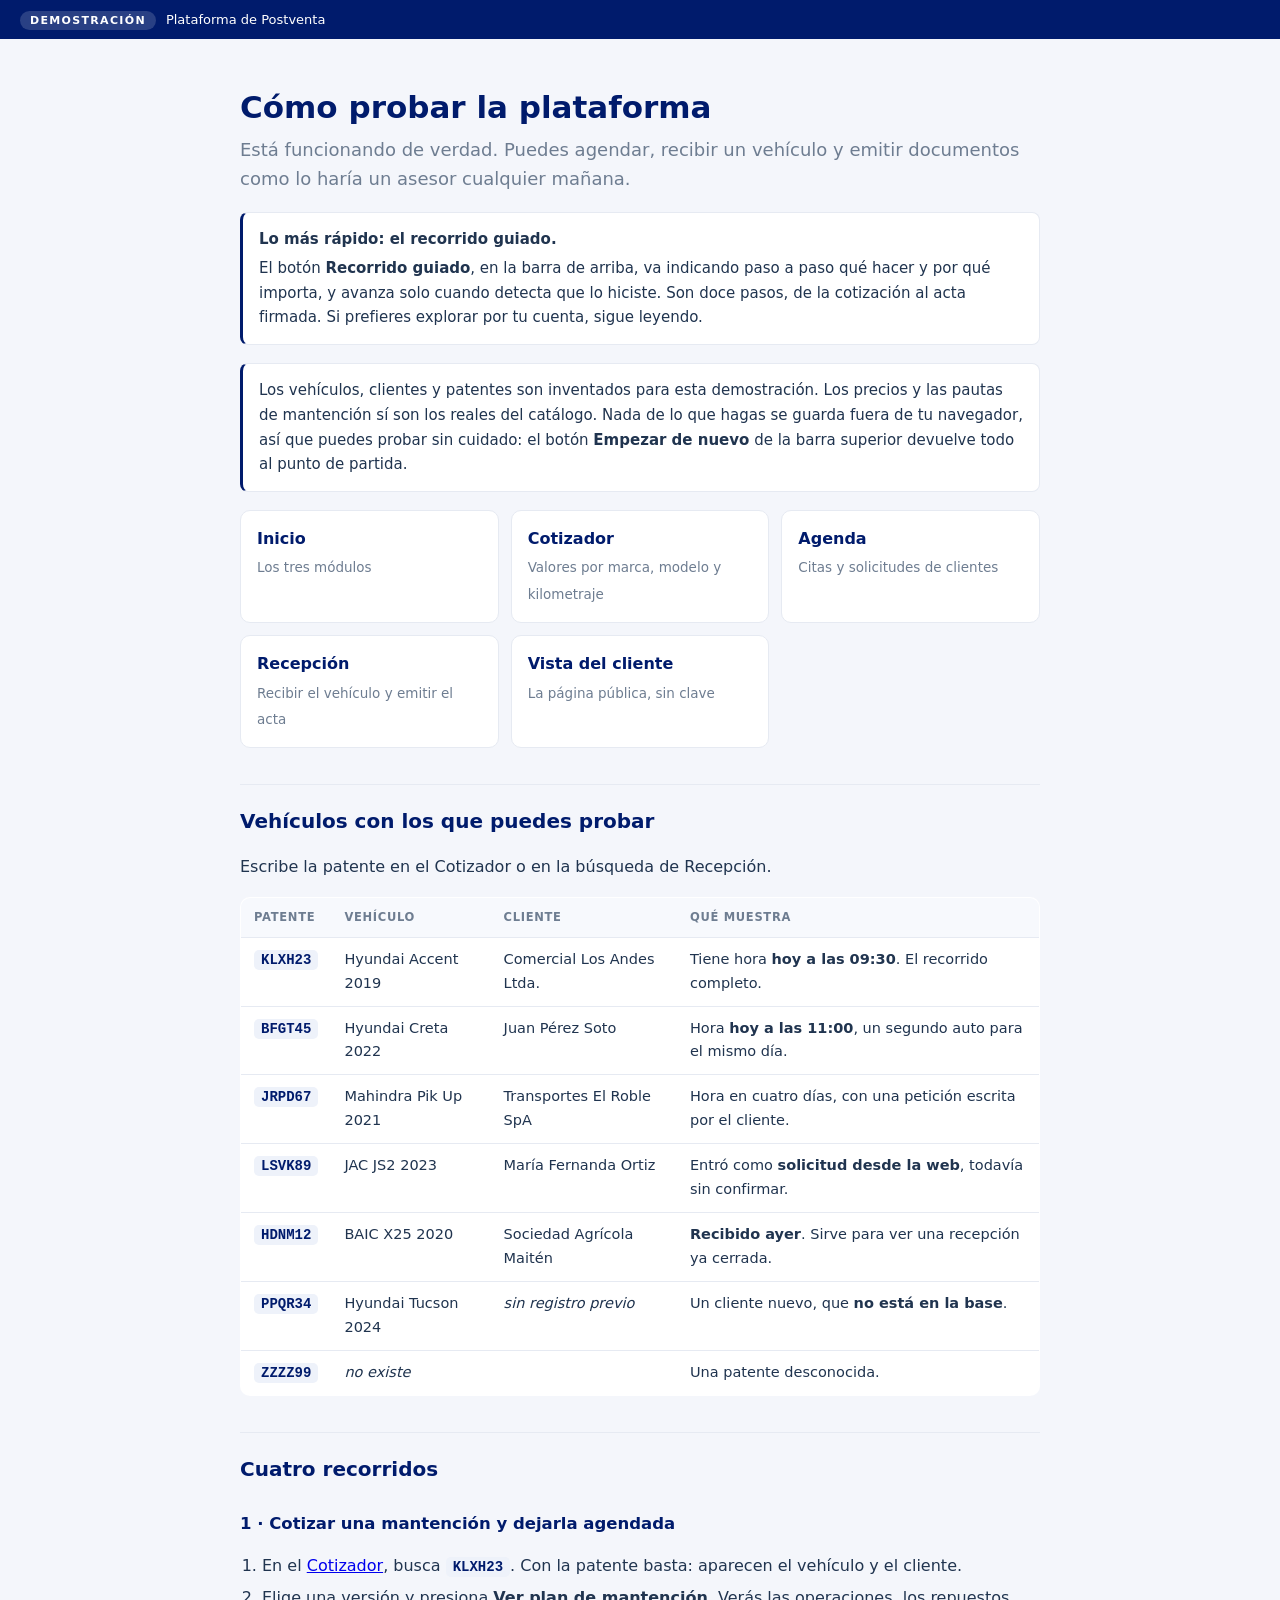
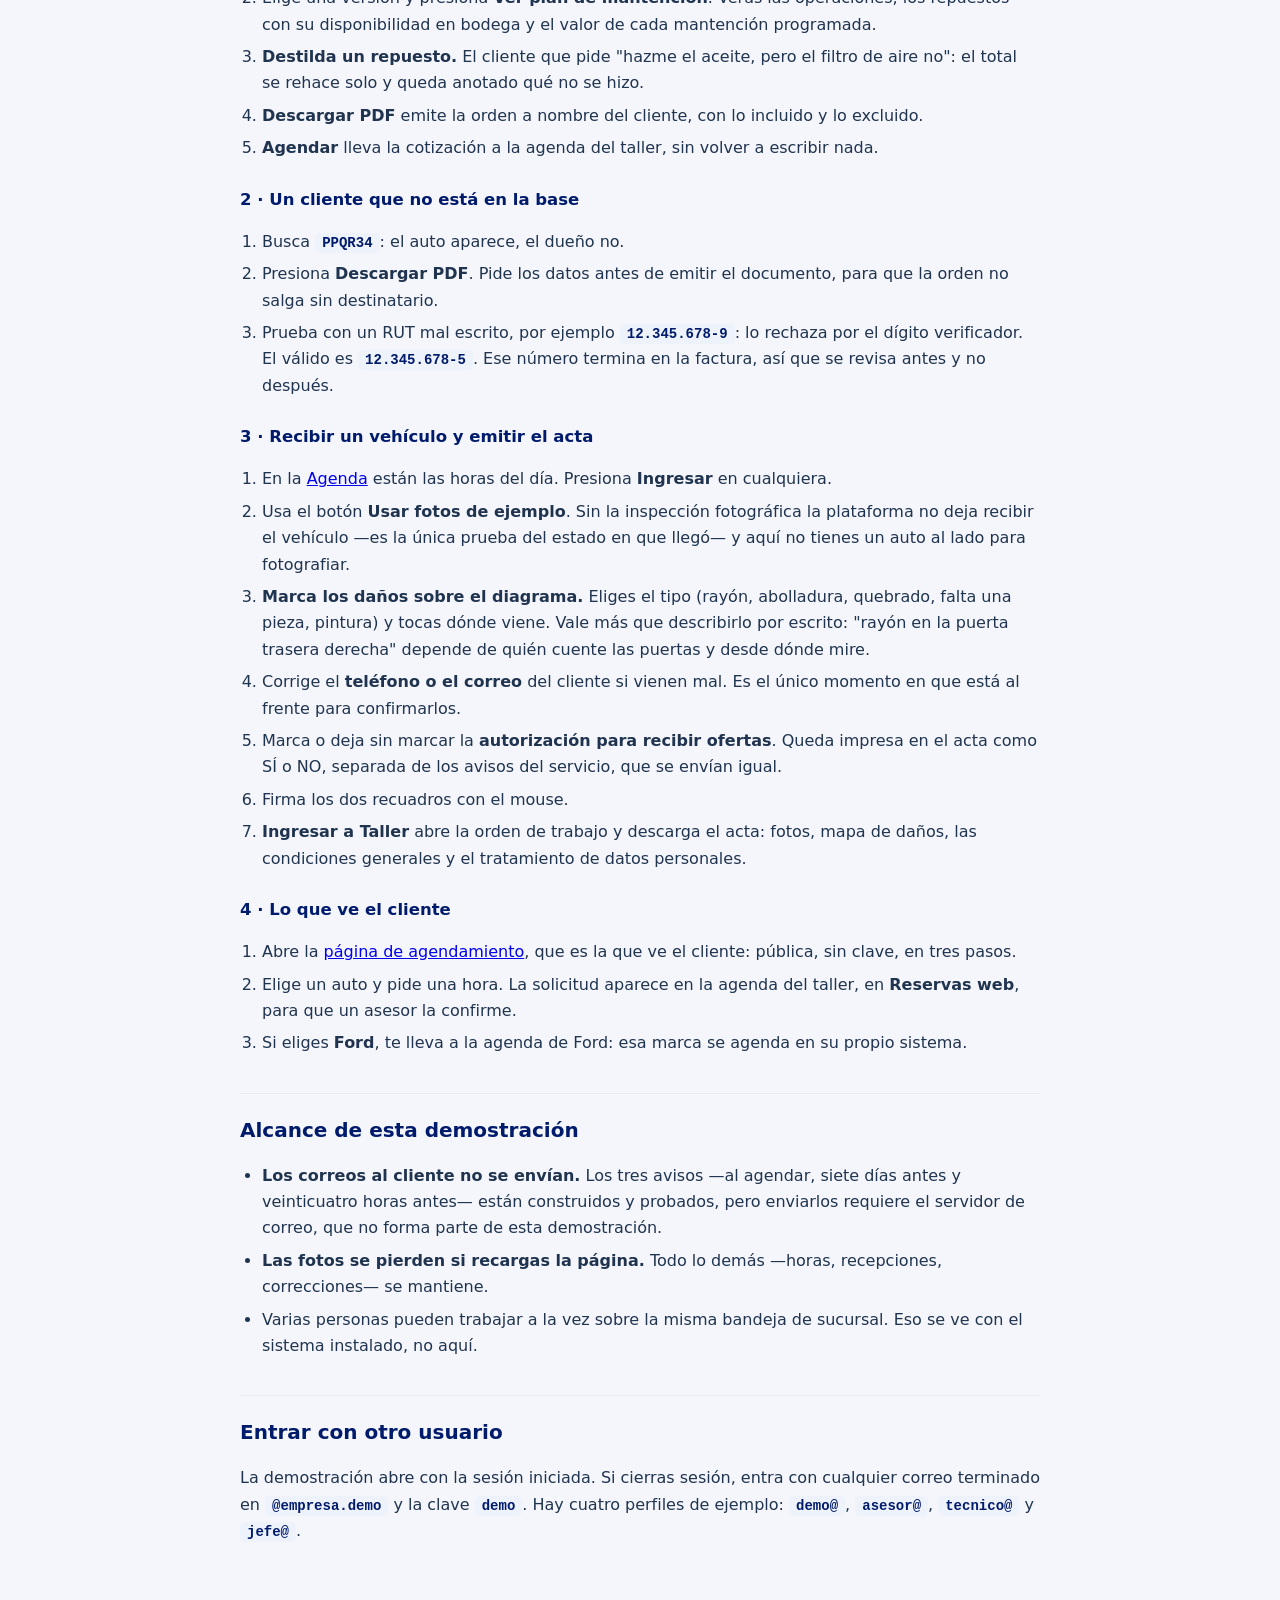
<file: LEEME.html>
<!DOCTYPE html>

<html lang="es-CL">

<head>

  <meta charset="UTF-8">

  <meta http-equiv="Cache-Control" content="no-cache, no-store, must-revalidate">

  <meta http-equiv="Pragma" content="no-cache">

  <meta name="viewport" content="width=device-width, initial-scale=1.0">

  <title>Cómo probar la demostración · Postventa</title>

  <style>

    :root { --navy:#001b6c; --tinta:#20344f; --gris:#6e7d91; --linea:#e6eaf2; }

    * { box-sizing:border-box; }

    body { margin:0; background:#f4f6fb; color:var(--tinta);

           font:16px/1.65 system-ui,-apple-system,"Segoe UI",sans-serif; }

    .barra { background:var(--navy); color:#fff; padding:9px 20px; font-size:13px; }

    .barra b { font-size:11px; letter-spacing:.12em; text-transform:uppercase;

               background:rgba(255,255,255,.16); border-radius:999px; padding:3px 10px; margin-right:10px; }

    main { max-width:840px; margin:0 auto; padding:30px 20px 70px; }

    h1 { color:var(--navy); font-size:31px; margin:20px 0 8px; line-height:1.2; }

    h2 { color:var(--navy); font-size:20px; margin:36px 0 10px; padding-top:20px; border-top:1px solid var(--linea); }

    h3 { font-size:16.5px; margin:24px 0 4px; color:var(--navy); }

    .lead { font-size:18px; color:var(--gris); margin:0 0 10px; }

    table { width:100%; border-collapse:collapse; margin:14px 0; background:#fff;

            border:1px solid var(--linea); border-radius:10px; overflow:hidden; }

    th,td { text-align:left; padding:10px 13px; border-bottom:1px solid var(--linea); font-size:14.5px; vertical-align:top; }

    th { background:#f7f9fd; color:var(--gris); font-size:11.5px; text-transform:uppercase; letter-spacing:.06em; }

    tr:last-child td { border-bottom:0; }

    code { background:#eef2fa; padding:2px 7px; border-radius:5px;

           font:600 14px ui-monospace,Consolas,monospace; color:var(--navy); }

    ol,ul { padding-left:22px; } li { margin:6px 0; }

    .nota { background:#fff; border:1px solid var(--linea); border-left:3px solid var(--navy);

            border-radius:8px; padding:14px 16px; margin:18px 0; font-size:15px; }

    .modulos { display:grid; grid-template-columns:repeat(auto-fit,minmax(215px,1fr)); gap:12px; margin:18px 0; }

    .modulo { background:#fff; border:1px solid var(--linea); border-radius:10px;

              padding:15px 16px; text-decoration:none; color:inherit; display:block; }

    .modulo:hover { border-color:var(--navy); }

    .modulo b { color:var(--navy); display:block; margin-bottom:2px; }

    .modulo span { font-size:13.5px; color:var(--gris); }

  </style>

</head>

<body>

<div class="barra"><b>Demostración</b>Plataforma de Postventa</div>

<main>



  <h1>Cómo probar la plataforma</h1>

  <p class="lead">Está funcionando de verdad. Puedes agendar, recibir un vehículo y emitir

     documentos como lo haría un asesor cualquier mañana.</p>
  <div class="nota">
    <b style="display:block;margin-bottom:4px">Lo más rápido: el recorrido guiado.</b>
    El botón <b>Recorrido guiado</b>, en la barra de arriba, va indicando paso a paso qué
    hacer y por qué importa, y avanza solo cuando detecta que lo hiciste. Son doce pasos,
    de la cotización al acta firmada. Si prefieres explorar por tu cuenta, sigue leyendo.
  </div>

  <div class="nota">

    Los vehículos, clientes y patentes son inventados para esta demostración. Los precios y

    las pautas de mantención sí son los reales del catálogo. Nada de lo que hagas se guarda

    fuera de tu navegador, así que puedes probar sin cuidado: el botón

    <b>Empezar de nuevo</b> de la barra superior devuelve todo al punto de partida.

  </div>



  <div class="modulos">

    <a class="modulo" href="plataforma.html"><b>Inicio</b><span>Los tres módulos</span></a>

    <a class="modulo" href="cotizador.html"><b>Cotizador</b><span>Valores por marca, modelo y kilometraje</span></a>

    <a class="modulo" href="taller.html?vista=agenda"><b>Agenda</b><span>Citas y solicitudes de clientes</span></a>

    <a class="modulo" href="taller.html?vista=recepcion"><b>Recepción</b><span>Recibir el vehículo y emitir el acta</span></a>

    <a class="modulo" href="cliente.html"><b>Vista del cliente</b><span>La página pública, sin clave</span></a>

  </div>



  <h2>Vehículos con los que puedes probar</h2>

  <p>Escribe la patente en el Cotizador o en la búsqueda de Recepción.</p>

  <table>

    <thead><tr><th>Patente</th><th>Vehículo</th><th>Cliente</th><th>Qué muestra</th></tr></thead>

    <tbody>

      <tr><td><code>KLXH23</code></td><td>Hyundai Accent 2019</td><td>Comercial Los Andes Ltda.</td>

          <td>Tiene hora <b>hoy a las 09:30</b>. El recorrido completo.</td></tr>

      <tr><td><code>BFGT45</code></td><td>Hyundai Creta 2022</td><td>Juan Pérez Soto</td>

          <td>Hora <b>hoy a las 11:00</b>, un segundo auto para el mismo día.</td></tr>

      <tr><td><code>JRPD67</code></td><td>Mahindra Pik Up 2021</td><td>Transportes El Roble SpA</td>

          <td>Hora en cuatro días, con una petición escrita por el cliente.</td></tr>

      <tr><td><code>LSVK89</code></td><td>JAC JS2 2023</td><td>María Fernanda Ortiz</td>

          <td>Entró como <b>solicitud desde la web</b>, todavía sin confirmar.</td></tr>

      <tr><td><code>HDNM12</code></td><td>BAIC X25 2020</td><td>Sociedad Agrícola Maitén</td>

          <td><b>Recibido ayer</b>. Sirve para ver una recepción ya cerrada.</td></tr>

      <tr><td><code>PPQR34</code></td><td>Hyundai Tucson 2024</td><td><i>sin registro previo</i></td>

          <td>Un cliente nuevo, que <b>no está en la base</b>.</td></tr>

      <tr><td><code>ZZZZ99</code></td><td colspan="2"><i>no existe</i></td>

          <td>Una patente desconocida.</td></tr>

    </tbody>

  </table>



  <h2>Cuatro recorridos</h2>



  <h3>1 · Cotizar una mantención y dejarla agendada</h3>

  <ol>

    <li>En el <a href="cotizador.html">Cotizador</a>, busca <code>KLXH23</code>. Con la patente basta:

        aparecen el vehículo y el cliente.</li>

    <li>Elige una versión y presiona <b>Ver plan de mantención</b>. Verás las operaciones, los repuestos

        con su disponibilidad en bodega y el valor de cada mantención programada.</li>

    <li><b>Destilda un repuesto.</b> El cliente que pide "hazme el aceite, pero el filtro de aire no":

        el total se rehace solo y queda anotado qué no se hizo.</li>

    <li><b>Descargar PDF</b> emite la orden a nombre del cliente, con lo incluido y lo excluido.</li>

    <li><b>Agendar</b> lleva la cotización a la agenda del taller, sin volver a escribir nada.</li>

  </ol>



  <h3>2 · Un cliente que no está en la base</h3>

  <ol>

    <li>Busca <code>PPQR34</code>: el auto aparece, el dueño no.</li>

    <li>Presiona <b>Descargar PDF</b>. Pide los datos antes de emitir el documento, para que la orden

        no salga sin destinatario.</li>

    <li>Prueba con un RUT mal escrito, por ejemplo <code>12.345.678-9</code>: lo rechaza por el dígito

        verificador. El válido es <code>12.345.678-5</code>. Ese número termina en la factura, así que

        se revisa antes y no después.</li>

  </ol>



  <h3>3 · Recibir un vehículo y emitir el acta</h3>

  <ol>

    <li>En la <a href="taller.html?vista=agenda">Agenda</a> están las horas del día. Presiona

        <b>Ingresar</b> en cualquiera.</li>

    <li>Usa el botón <b>Usar fotos de ejemplo</b>. Sin la inspección fotográfica la plataforma no deja

        recibir el vehículo —es la única prueba del estado en que llegó— y aquí no tienes un auto

        al lado para fotografiar.</li>

    <li><b>Marca los daños sobre el diagrama.</b> Eliges el tipo (rayón, abolladura, quebrado, falta

        una pieza, pintura) y tocas dónde viene. Vale más que describirlo por escrito: "rayón en la

        puerta trasera derecha" depende de quién cuente las puertas y desde dónde mire.</li>

    <li>Corrige el <b>teléfono o el correo</b> del cliente si vienen mal. Es el único momento en que

        está al frente para confirmarlos.</li>

    <li>Marca o deja sin marcar la <b>autorización para recibir ofertas</b>. Queda impresa en el acta

        como SÍ o NO, separada de los avisos del servicio, que se envían igual.</li>

    <li>Firma los dos recuadros con el mouse.</li>

    <li><b>Ingresar a Taller</b> abre la orden de trabajo y descarga el acta: fotos, mapa de daños,

        las condiciones generales y el tratamiento de datos personales.</li>

  </ol>



  <h3>4 · Lo que ve el cliente</h3>

  <ol>

    <li>Abre la <a href="agendar.html">página de agendamiento</a>, que es la que ve el cliente: pública, sin clave, en tres pasos.</li>

    <li>Elige un auto y pide una hora. La solicitud aparece en la agenda del taller, en

        <b>Reservas web</b>, para que un asesor la confirme.</li>

    <li>Si eliges <b>Ford</b>, te lleva a la agenda de Ford: esa marca se agenda en su propio sistema.</li>

  </ol>



  <h2>Alcance de esta demostración</h2>

  <ul>

    <li><b>Los correos al cliente no se envían.</b> Los tres avisos —al agendar, siete días antes y

        veinticuatro horas antes— están construidos y probados, pero enviarlos requiere el servidor

        de correo, que no forma parte de esta demostración.</li>

    <li><b>Las fotos se pierden si recargas la página.</b> Todo lo demás —horas, recepciones,

        correcciones— se mantiene.</li>

    <li>Varias personas pueden trabajar a la vez sobre la misma bandeja de sucursal. Eso se ve con

        el sistema instalado, no aquí.</li>

  </ul>



  <h2>Entrar con otro usuario</h2>

  <p>La demostración abre con la sesión iniciada. Si cierras sesión, entra con cualquier correo

     terminado en <code>@empresa.demo</code> y la clave <code>demo</code>. Hay cuatro perfiles de

     ejemplo: <code>demo@</code>, <code>asesor@</code>, <code>tecnico@</code> y <code>jefe@</code>.</p>



</main>

</body>

</html>
</file>
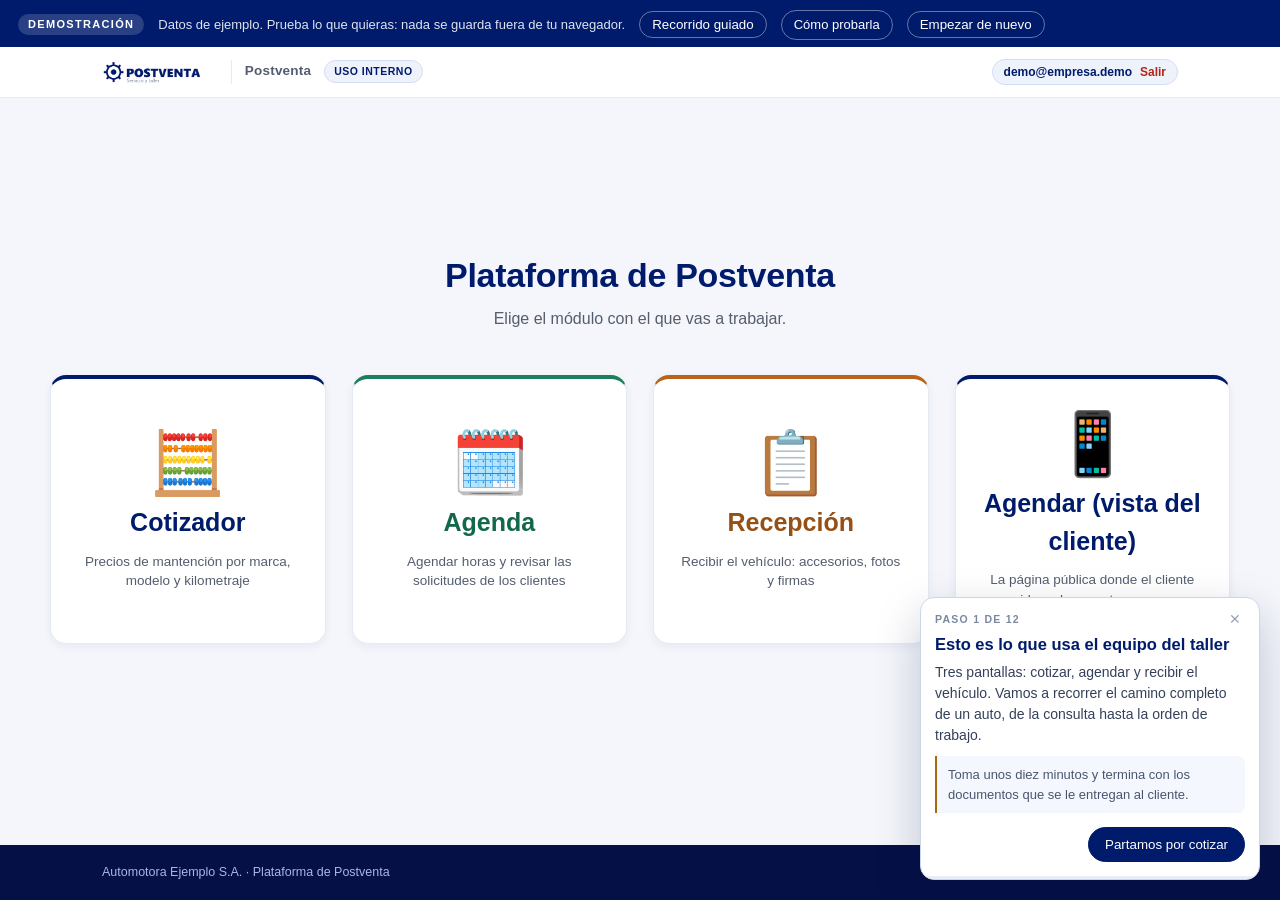
<file: login.html>
<!DOCTYPE html>


<html lang="es-CL">


<head>


  <meta charset="UTF-8">


  <!-- Pages sirve el HTML con max-age=600. Sin esto el navegador sigue


       pidiendo el ?v= anterior durante diez minutos y se responde solo con


       el JS viejo: se publica un cambio y el usuario jura que no funciona.


       cliente.html ya lo traia; el resto no. -->


  <meta http-equiv="Cache-Control" content="no-cache, no-store, must-revalidate">


  <meta http-equiv="Pragma" content="no-cache">


  <meta name="viewport" content="width=device-width, initial-scale=1.0">


  <title>Acceso interno · Postventa</title>


  <meta name="robots" content="noindex, nofollow">


  <link rel="icon" href="data:image/svg+xml,<svg xmlns='http://www.w3.org/2000/svg' viewBox='0 0 100 100'><text y='.9em' font-size='90'>🔧</text></svg>">


  <style>


    :root{


      --navy:#001b6c; --navy-hover:#16309a; --blue:#2a4bd0;


      --tint:#eef2fb; --tint-borde:#d3ddf4; --ink:#14181f; --ink-2:#545d6e; --ink-3:#8a93a3;


      --linea:#e6eaf2; --bg:#f4f6fb; --blanco:#fff;


      --verde:#0a7d43; --verde-bg:#e6f4ec; --rojo:#b42318; --rojo-bg:#fdecec;


      --radio:14px; --radio-sm:9px; --font:"Segoe UI",Roboto,"Helvetica Neue",Arial,system-ui,sans-serif;


    }


    *{box-sizing:border-box}


    body{margin:0;font-family:var(--font);color:var(--ink);background:var(--bg);


      min-height:100vh;display:grid;place-items:center;padding:24px;border-top:3px solid var(--navy)}


    .card{background:var(--blanco);border:1px solid var(--linea);border-radius:var(--radio);


      box-shadow:0 12px 30px rgba(0,27,108,.08);width:100%;max-width:420px;padding:30px 30px 34px}


    .brand{display:flex;flex-direction:column;align-items:center;gap:10px;margin-bottom:6px}


    /* width:auto es imprescindible: el <img> trae width="704" en el marcado y,


       sin esto, el navegador respeta ese ancho con 30px de alto y aplasta el


       logo. Mismo criterio que .brand__logo en estilos.css. */


    .brand img{height:30px;width:auto;display:block}


    .brand span{font-size:12.5px;font-weight:700;letter-spacing:.4px;color:var(--ink-2);text-transform:uppercase}


    h1{font-size:20px;font-weight:800;color:var(--navy);text-align:center;margin:14px 0 4px}


    .sub{font-size:13.5px;color:var(--ink-2);text-align:center;margin:0 0 20px}


    .tabs{display:flex;gap:6px;background:var(--tint);border-radius:var(--radio-sm);padding:4px;margin-bottom:18px}


    .tab{flex:1;border:0;background:transparent;font:inherit;font-weight:700;font-size:14px;color:var(--ink-2);


      padding:9px;border-radius:6px;cursor:pointer}


    .tab.is-on{background:var(--blanco);color:var(--navy);box-shadow:0 1px 4px rgba(0,27,108,.1)}


    label{display:block;font-size:13px;font-weight:700;color:var(--ink-2);margin:0 0 6px}


    input{width:100%;font-family:inherit;font-size:15px;color:var(--ink);background:var(--blanco);


      border:1.5px solid var(--tint-borde);border-radius:var(--radio-sm);padding:12px 13px;margin-bottom:14px}


    input:focus{outline:none;border-color:var(--blue);box-shadow:0 0 0 3px rgba(42,75,208,.15)}


    .btn{width:100%;border:0;border-radius:var(--radio-sm);background:var(--navy);color:#fff;


      font:inherit;font-weight:700;font-size:15px;padding:13px;cursor:pointer;box-shadow:0 8px 18px rgba(0,27,108,.22)}


    .btn:hover{background:var(--navy-hover)}


    .btn:disabled{background:var(--tint-borde);color:var(--ink-3);box-shadow:none;cursor:not-allowed}


    .msg{font-size:13px;line-height:1.5;padding:10px 12px;border-radius:var(--radio-sm);margin:0 0 14px;border:1px solid transparent}


    .msg--err{color:var(--rojo);background:var(--rojo-bg);border-color:rgba(180,35,24,.25)}


    .msg--ok{color:var(--verde);background:var(--verde-bg);border-color:rgba(10,125,67,.25)}


    .hint{font-size:12px;color:var(--ink-3);margin:-8px 0 14px}


    .pie{font-size:12px;color:var(--ink-3);text-align:center;margin:18px 0 0}


    .pie a{color:var(--blue);text-decoration:none;font-weight:600}


    .pie a:hover{text-decoration:underline}


    [hidden]{display:none!important}


  </style>


</head>


<body>


  <main class="card">


    <div class="brand">


      <img src="img/logo.png" alt="Postventa" width="704" height="158">


      <span>Servicio y Postventa</span>


    </div>


    <h1 id="titulo">Acceso interno</h1>


    <p class="sub">Plataforma de mantenciones y taller — solo personal Postventa.</p>





    <div class="tabs" role="tablist">


      <button class="tab is-on" id="tabEntrar" type="button">Entrar</button>


      <button class="tab" id="tabCrear" type="button">Crear cuenta</button>


    </div>





    <p id="msg" class="msg" hidden></p>





    <!-- Entrar -->


    <form id="formEntrar" novalidate>


      <label>Correo</label>


      <input id="inEmail" type="email" autocomplete="email" placeholder="nombre@empresa.cl">


      <label>Contraseña</label>


      <input id="inPass" type="password" autocomplete="current-password" placeholder="••••••••">


      <button class="btn" id="btnEntrar" type="submit">Entrar</button>


    </form>





    <!-- Crear cuenta -->


    <form id="formCrear" novalidate hidden>


      <label>Nombre y apellido</label>


      <input id="crNombre" type="text" autocomplete="name" placeholder="Tu nombre">


      <label>Correo</label>


      <input id="crEmail" type="email" autocomplete="email" placeholder="nombre@empresa.cl">


      <p class="hint">En la demostración sirve cualquier correo. La cuenta queda lista al instante.</p>


      <label>Contraseña</label>


      <input id="crPass" type="password" autocomplete="new-password" placeholder="Mínimo 8 caracteres">


      <button class="btn" id="btnCrear" type="submit">Crear cuenta</button>


    </form>





    <p class="pie">¿Problemas para entrar? Escribe a <a href="mailto:demo@empresa.demo">demo@empresa.demo</a></p>


  </main>





  <script src="js/agenda-config.js?v=87d1210"></script>


  <script src="js/demo-datos.js"></script>


  <script src="js/demo-api.js"></script>


  <script src="js/demo-franja.js"></script>
  <script src="js/demo-tutorial.js"></script>


  <script src="js/auth.js?v=87d1210"></script>


  <script>


  (function () {


    var A = window.CURIFOR_AUTH;


    var params = new URLSearchParams(location.search);


    var next = params.get("next") || "plataforma.html";


    // evita bucles: nunca volver al propio login


    if (/login\.html/i.test(next)) next = "plataforma.html";





    // si ya hay sesión válida, entra directo


    if (A && A.cfgOk()) {


      A.sesion().then(function (s) { if (s) location.replace(next); });


    }





    var msg = document.getElementById("msg");


    function showMsg(txt, tipo) {


      msg.className = "msg msg--" + tipo;


      msg.textContent = txt;


      msg.hidden = false;


    }


    function clearMsg() { msg.hidden = true; }





    // tabs


    var tabE = document.getElementById("tabEntrar"), tabC = document.getElementById("tabCrear");


    var formE = document.getElementById("formEntrar"), formC = document.getElementById("formCrear");


    function verTab(entrar) {


      tabE.classList.toggle("is-on", entrar); tabC.classList.toggle("is-on", !entrar);


      formE.hidden = !entrar; formC.hidden = entrar; clearMsg();


    }


    tabE.addEventListener("click", function () { verTab(true); });


    tabC.addEventListener("click", function () { verTab(false); });





    if (!A || !A.cfgOk()) {


      showMsg("El acceso aún no está configurado en esta instalación. Avisa a Sistemas.", "err");


    }





    // Entrar


    formE.addEventListener("submit", function (e) {


      e.preventDefault(); clearMsg();


      var email = document.getElementById("inEmail").value.trim();


      var pass = document.getElementById("inPass").value;


      if (!email || !pass) return showMsg("Ingresa tu correo y contraseña.", "err");


      var btn = document.getElementById("btnEntrar");


      btn.disabled = true; btn.textContent = "Entrando…";


      A.login(email, pass).then(function () {


        location.replace(next);


      }).catch(function (err) {


        var m = (err && (err.error_description || err.msg || err.message)) || "";


        // La confirmación por correo está apagada, pero el mensaje se conserva


        // por si alguien la reactiva: sin esto, una cuenta sin confirmar se


        // reportaría como "clave incorrecta" y se buscaría el problema donde no


        // está.


        if (/confirm/i.test(m)) showMsg("Tu cuenta está sin confirmar. Avisa a Sistemas.", "err");


        else showMsg("Correo o contraseña incorrectos.", "err");


        btn.disabled = false; btn.textContent = "Entrar";


      });


    });





    // Crear cuenta


    formC.addEventListener("submit", function (e) {


      e.preventDefault(); clearMsg();


      var nombre = document.getElementById("crNombre").value.trim();


      var email = document.getElementById("crEmail").value.trim();


      var pass = document.getElementById("crPass").value;


      if (nombre.length < 3) return showMsg("Escribe tu nombre y apellido.", "err");


      if (!A.dominioOk(email)) return showMsg("Debe ser un correo " + A.dominio + ".", "err");


      if (pass.length < 8) return showMsg("La contraseña debe tener al menos 8 caracteres.", "err");


      var btn = document.getElementById("btnCrear");


      btn.disabled = true; btn.textContent = "Creando…";


      // La confirmación por correo está apagada en Supabase: la cuenta queda


      // usable de inmediato, así que se entra directo en vez de mandar a la


      // persona a revisar un correo que no va a llegar.


      A.registrar(nombre, email, pass).then(function () {


        return A.login(email, pass)


          .then(function () { location.replace(next); })


          .catch(function () {


            formC.reset();


            showMsg("¡Cuenta creada! Ya puedes entrar con tu correo y tu clave.", "ok");


            btn.disabled = false; btn.textContent = "Crear cuenta";


            verTab(true);


          });


      }).catch(function (err) {


        var m = (err && (err.error_description || err.msg || err.message || err.error)) || "";


        if (/registered|already/i.test(m)) showMsg("Ese correo ya tiene una cuenta. Usa 'Entrar'.", "err");


        else showMsg("No se pudo crear la cuenta: " + (m || "inténtalo de nuevo."), "err");


        btn.disabled = false; btn.textContent = "Crear cuenta";


      });


    });


  })();


  </script>


</body>


</html>
</file>
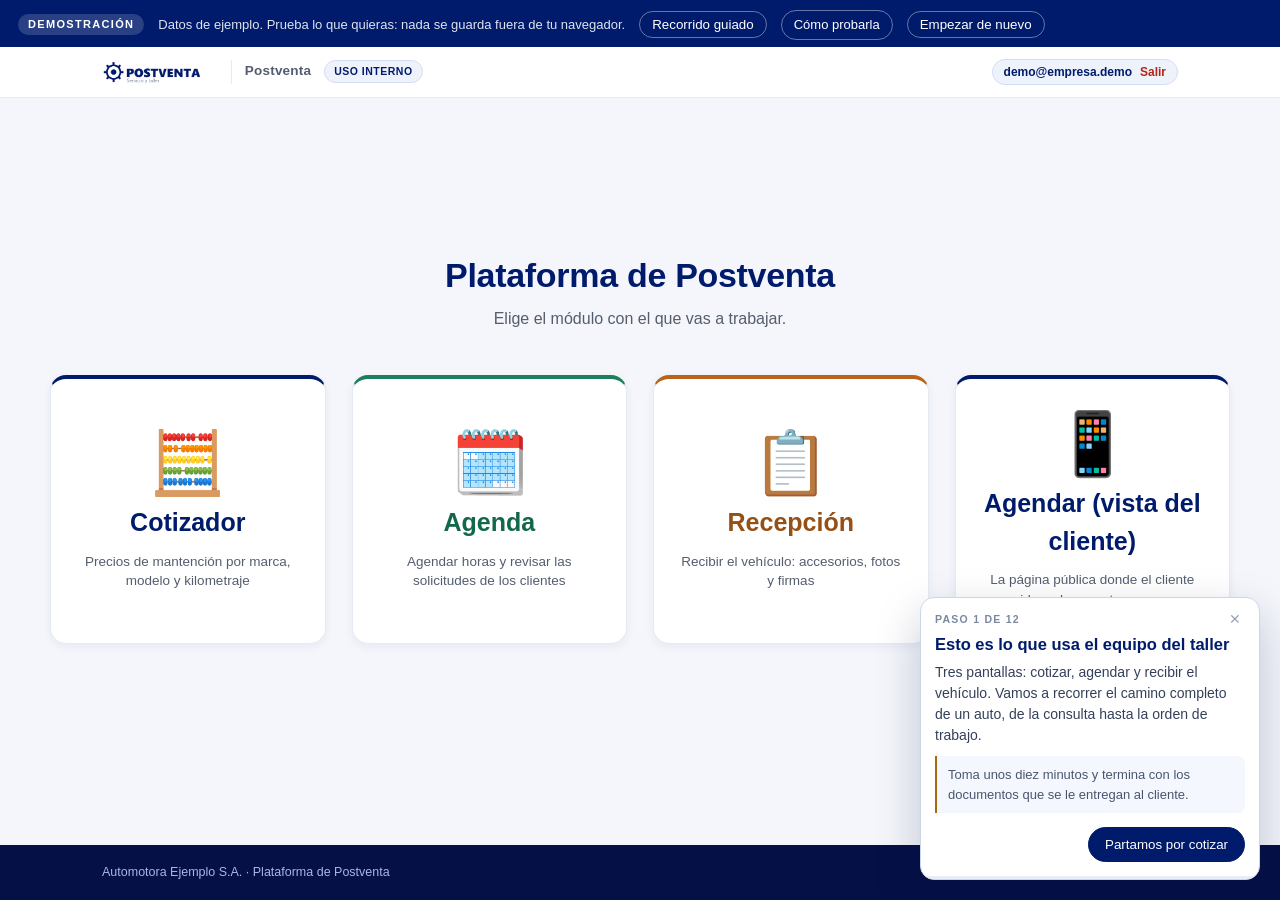
<file: plataforma.html>
<!doctype html>

<html lang="es-CL" data-auth="require">

<head>

  <meta charset="utf-8">

  <!-- Pages sirve el HTML con max-age=600. Sin esto el navegador sigue

       pidiendo el ?v= anterior durante diez minutos y se responde solo con

       el JS viejo: se publica un cambio y el usuario jura que no funciona.

       cliente.html ya lo traia; el resto no. -->

  <meta http-equiv="Cache-Control" content="no-cache, no-store, must-revalidate">

  <meta http-equiv="Pragma" content="no-cache">

  <meta name="viewport" content="width=device-width, initial-scale=1">

  <title>Plataforma de Postventa</title>

  <link rel="icon" href="img/logo.png">

  <script src="js/agenda-config.js?v=87d1210"></script>

  <script src="js/demo-datos.js"></script>

  <script src="js/demo-api.js"></script>

  <script src="js/demo-franja.js"></script>
  <script src="js/demo-tutorial.js"></script>

  <script src="js/auth.js?v=87d1210"></script>

  <link rel="stylesheet" href="css/estilos.css?v=87d1210">

  <link rel="stylesheet" href="css/inicio.css?v=87d1210">

</head>

<body class="inicio">



  <header class="topbar">

    <div class="topbar__inner">

      <div class="brand">

        <img class="brand__logo" src="img/logo.png" alt="Postventa" width="704" height="158">

        <span class="brand__sep"></span>

        <span class="brand__sub">Postventa</span>

        <span class="brand__badge">Uso interno</span>

      </div>

      <nav class="topbar__nav">

        <span id="authUser"></span>

      </nav>

    </div>

  </header>



  <main class="inicio__main">

    <h1 class="inicio__titulo">Plataforma de Postventa</h1>

    <p class="inicio__lead">Elige el módulo con el que vas a trabajar.</p>



    <div class="apps">

      <a class="app app--cotizador" href="cotizador.html">

        <span class="app__icono" aria-hidden="true">🧮</span>

        <span class="app__nombre">Cotizador</span>

        <span class="app__desc">Precios de mantención por marca, modelo y kilometraje</span>

      </a>



      <a class="app app--agenda" href="taller.html?vista=agenda">

        <span class="app__icono" aria-hidden="true">🗓️</span>

        <span class="app__nombre">Agenda</span>

        <span class="app__desc">Agendar horas y revisar las solicitudes de los clientes</span>

      </a>



      <a class="app app--recepcion" href="taller.html?vista=recepcion">

        <span class="app__icono" aria-hidden="true">📋</span>

        <span class="app__nombre">Recepción</span>

        <span class="app__desc">Recibir el vehículo: accesorios, fotos y firmas</span>

      </a>

      <a class="app app--agendar" href="agendar.html">

        <span class="app__icono" aria-hidden="true">📱</span>

        <span class="app__nombre">Agendar (vista del cliente)</span>

        <span class="app__desc">La página pública donde el cliente pide su hora en tres pasos</span>

      </a>



      <!-- Post Venta (los 10 módulos migrados desde Streamlit) sale del inicio

           por decisión de Ignacio el 13-08-2026. Las páginas siguen en el repo

           —postventa.html con pv-app.js / pv-datos.js / pv-ui.js, y ots.html

           con ots.js— pero ya no hay camino hacia ellas desde la plataforma.

           Para revivirlo basta con volver a poner esta tarjeta. -->

    </div>

  </main>



  <footer class="foot">

    <div class="foot__inner">

      <span>Automotora Ejemplo S.A. · Plataforma de Postventa</span>

      <span id="footFecha" class="foot__fecha"></span>

    </div>

  </footer>



  <script>

    document.getElementById("footFecha").textContent =

      new Date().toLocaleDateString("es-CL", { day: "numeric", month: "long", year: "numeric" });

  </script>

</body>

</html>
</file>
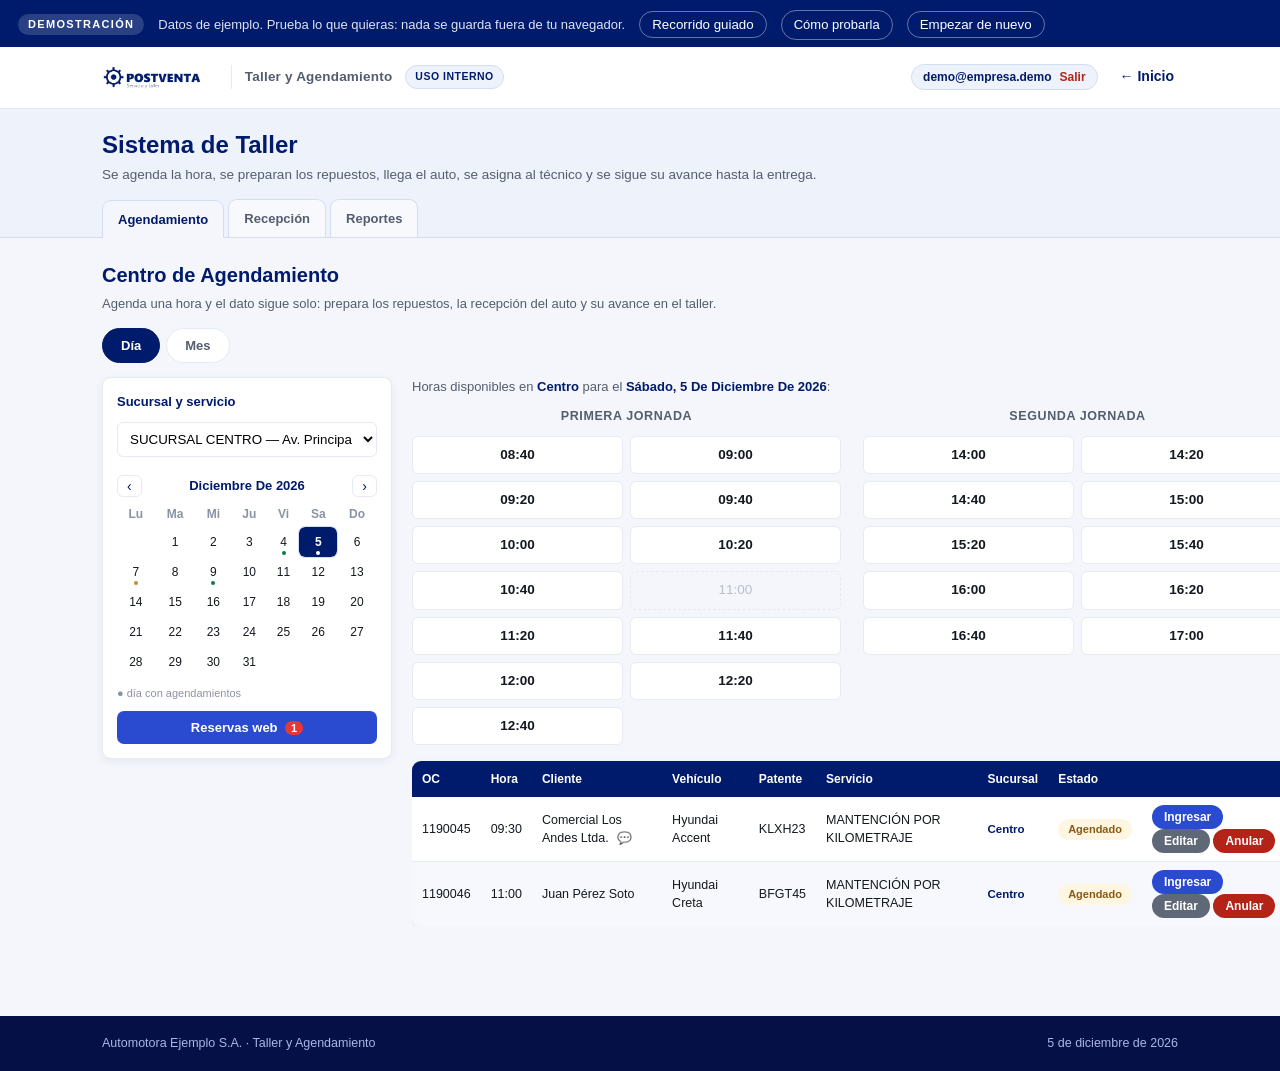
<file: taller.html>
<!DOCTYPE html>

<html lang="es-CL" data-auth="require">

<head>

  <meta charset="UTF-8">

  <!-- Pages sirve el HTML con max-age=600. Sin esto el navegador sigue

       pidiendo el ?v= anterior durante diez minutos y se responde solo con

       el JS viejo: se publica un cambio y el usuario jura que no funciona.

       cliente.html ya lo traia; el resto no. -->

  <meta http-equiv="Cache-Control" content="no-cache, no-store, must-revalidate">

  <meta http-equiv="Pragma" content="no-cache">

  <meta name="viewport" content="width=device-width, initial-scale=1.0">

  <title>Taller y Agendamiento · Postventa</title>

  <meta name="description" content="Agendamiento, preparación de repuestos, recepción de vehículos, asignación de técnicos y avance del taller.">

  <!-- guard de acceso interno (redirige a login.html si no hay sesión) -->

  <script src="js/agenda-config.js?v=87d1210"></script>

  <script src="js/demo-datos.js"></script>

  <script src="js/demo-api.js"></script>

  <script src="js/demo-franja.js"></script>
  <script src="js/demo-tutorial.js"></script>

  <script src="js/demo-fotos.js"></script>
  <script src="js/demo-ejemplos.js"></script>

  <script src="js/auth.js?v=87d1210"></script>

  <link rel="stylesheet" href="css/estilos.css?v=87d1210">

  <link rel="stylesheet" href="css/taller.css?v=87d1210">

  <link rel="icon" href="data:image/svg+xml,<svg xmlns='http://www.w3.org/2000/svg' viewBox='0 0 100 100'><text y='.9em' font-size='90'>🗓</text></svg>">

</head>

<body class="taller">



  <header class="topbar">

    <div class="topbar__inner">

      <div class="brand">

        <img class="brand__logo" src="img/logo.png" alt="Postventa" width="704" height="158">

        <span class="brand__sep"></span>

        <span class="brand__sub">Taller y Agendamiento</span>

        <span class="brand__badge">Uso interno</span>

      </div>

      <nav class="topbar__nav">

        <span id="authUser"></span>

        <a href="plataforma.html" class="nav-link">← Inicio</a>

      </nav>

    </div>

  </header>



  <div class="taller-head">

    <div class="taller-head__inner">

      <h1 class="taller-head__title">Sistema de Taller</h1>

      <p class="taller-head__sub">Se agenda la hora, se preparan los repuestos, llega el auto, se asigna al técnico y se sigue su avance hasta la entrega.</p>

      <!-- El orden cuenta el flujo real: se agenda, se preparan los repuestos

           ANTES de que llegue el auto, llega, se asigna al técnico y se sigue

           su avance. Sin numeración: en el módulo Agenda la pestaña Recepción

           va oculta y la secuencia quedaba 1,3,4,5,6,7, con un hueco que no

           significa nada. Los data-v NO cambian: los usa agGoTab y el script

           de módulo. -->

      <!-- Decisión 10-08-2026 (Ignacio): el tablero operativo del taller es el

           planificador de la app de post venta; los tableros de aquí lo

           DUPLICABAN y se quitaron de la vista (Preparación, Asignación de

           técnicos, Avance del taller y Bodega). El código y los datos quedan

           dormidos: sus vistas siguen abajo por si hay que revivir algo. -->

      <div class="tabs">

        <div class="tab active" data-v="agenda">Agendamiento</div>

        <div class="tab" data-v="recep">Recepción</div>

        <div class="tab" data-v="reportes">Reportes</div>

      </div>

    </div>

  </div>



  <!-- ============ 1 · AGENDAMIENTO ============ -->

  <div class="view active" id="v-agenda">

    <h2 class="vtitle">Centro de Agendamiento</h2>

    <p class="ag-sub">Agenda una hora y el dato sigue solo: prepara los repuestos, la recepción del auto y su avance en el taller.</p>



    <div id="prefillBanner" class="prefill-banner" hidden></div>

    <!-- Avisos del flujo (solicitud tomada, cupo que se ocupó, choques). Van

         inline y no como alert(): un alert congela el sondeo de sincronización

         y tapa la fila de la que está hablando. -->

    <p id="agAviso" class="ag-aviso" role="status" hidden></p>



    <div class="ag-vistas">

      <button type="button" class="ag-vista-btn is-on" data-vista="dia">Día</button>

      <button type="button" class="ag-vista-btn" data-vista="mes">Mes</button>

    </div>



    <!-- Vista de mes: todas las citas del mes de un vistazo -->

    <div id="vistaMes" hidden>

      <div class="mes-cab">

        <button id="mesPrev" type="button" aria-label="Mes anterior">‹</button>

        <b id="mesTitulo"></b>

        <button id="mesNext" type="button" aria-label="Mes siguiente">›</button>

        <span class="mes-leyenda">

          <span class="mes-chip mes-chip--ag"></span> agendado

          <span class="mes-chip mes-chip--taller"></span> en taller

          <span class="mes-chip mes-chip--web"></span> solicitud del cliente

        </span>

      </div>

      <div class="mes-grid" id="mesGrid"></div>

    </div>



    <div class="ag-grid" id="vistaDia">

      <div class="ag-panel panel">

        <h4>Sucursal y servicio</h4>

        <!-- El value es SOLO el nombre de la sucursal, no el texto con dirección:

             con ese nombre se identifican la bandeja compartida, el correlativo

             de OC/RO y las citas ya guardadas. Cambiarlo migraría datos sin

             querer. La dirección va en la etiqueta, para reconocerla a la vista. -->

        <select id="fComercio">

          <option value="">— Elige tu sucursal —</option>
          <option value="SUCURSAL CENTRO">SUCURSAL CENTRO — Av. Principal 954</option>
          <option value="SUCURSAL NORTE">SUCURSAL NORTE — Ruta 5 Norte km 12</option>
          <option value="SUCURSAL SUR">SUCURSAL SUR — Ruta 5 Sur km 186</option>
          <option value="SUCURSAL ORIENTE">SUCURSAL ORIENTE — Camino Industrial 3502</option>
          <option value="SUCURSAL PONIENTE">SUCURSAL PONIENTE — Av. Poniente 2111</option>
          <option value="TALLER MÓVIL">TALLER MÓVIL</option>
        </select>

        <div class="ag-calnav">

          <button id="calPrev" type="button" aria-label="Mes anterior">‹</button>

          <b id="calTitulo"></b>

          <button id="calNext" type="button" aria-label="Mes siguiente">›</button>

        </div>

        <table class="ag-cal" id="calGrid"></table>

        <p style="font-size:11px;color:var(--ink-3);margin:0">● día con agendamientos</p>

        <button id="btnWebRes" class="agbtn agbtn-blue" type="button" style="margin-top:10px;width:100%" hidden>

          Reservas web <span id="webResBadge" class="webres-badge" hidden></span>

        </button>

      </div>

      <div>

        <!-- Los cupos son POR SUCURSAL (dos sucursales pueden tener la misma

             hora libre), pero la tabla de abajo muestra el país entero. Se dice

             cuál es cuál para que no se confundan. -->

        <p class="ag-fecha-sel">Horas disponibles en <b id="sucSelTxt">tu sucursal</b> para el <b id="fechaSelTxt"></b>:</p>

        <p class="ag-sin-suc" id="agSinSucursal" hidden>

          Elige tu sucursal en el panel de la izquierda para ver qué horas están libres. La tabla de abajo sí muestra todas las sucursales.

        </p>

        <div class="ag-jor">

          <div><h5>Primera jornada</h5><div class="ag-slots" id="agSlotsAM"></div></div>

          <div><h5>Segunda jornada</h5><div class="ag-slots" id="agSlotsPM"></div></div>

        </div>

        <!-- 9 columnas no caben en pantalla chica y es la herramienta principal

             de la central. El wrapper da scroll horizontal en vez de comprimir

             el texto hasta que quiebra en varias líneas. -->

        <div class="tabla-scroll">

          <table class="ag-table">

            <thead><tr><th>OC</th><th>Hora</th><th>Cliente</th><th>Vehículo</th><th>Patente</th><th>Servicio</th><th>Sucursal</th><th>Estado</th><th></th></tr></thead>

            <tbody id="tblAgenda"></tbody>

          </table>

        </div>



        <!-- Vehículos ya recibidos: la recepción se hace en su propio módulo,

             pero acá se ve en qué va cada auto que ya llegó. -->

        <div class="recep-dia" id="recepDia" hidden>

          <h4 class="recep-dia__tit">Recibidos <span id="recepDiaFecha"></span></h4>

          <div class="recep-dia__lista" id="recepDiaLista"></div>

        </div>

      </div>

    </div>



    <!-- Herramientas de prueba. Ocultas salvo que se entre con ?demo=1 (ver init):

         con la bandeja compartida, "Borrar todos los datos" vacía la sucursal

         entera, así que no puede quedar a un clic de distancia en producción. -->

    <div class="demo-tools">

      <span>Herramientas de prueba. La bandeja se comparte con las demás estaciones de la sucursal.</span>

      <button id="btnDemo" class="agbtn agbtn-ghost agbtn-sm" type="button">Cargar datos de demostración</button>

      <button id="btnBorrarTodo" class="agbtn agbtn-ghost agbtn-sm" type="button">Borrar todos los datos</button>

    </div>

  </div>



  <!-- ============ 2 · RECEPCIÓN ============ -->

  <div class="view" id="v-recep">

    <h2 class="vtitle">Recepción</h2>

    <div id="recBuscar" class="rec-buscar">

      <label class="rec-buscar-lbl">Recibir por patente</label>

      <div class="rec-buscar-row">

        <input id="recBuscarPat" type="text" inputmode="latin" autocomplete="off" maxlength="10"

               placeholder="Ej: BBBB11" onkeydown="if(event.key==='Enter'){event.preventDefault();agRecepcionPorPatente(this.value);}">

        <button class="agbtn agbtn-blue" type="button" onclick="agRecepcionPorPatente(document.getElementById('recBuscarPat').value)">Buscar</button>

      </div>

      <span id="recBuscarMsg" class="rec-buscar-msg"></span>
      <!-- chips de patentes de ejemplo: SOLO la demo los llena (demo-ejemplos.js).
           En la plataforma real este contenedor queda vacio y no se ve. -->
      <div id="demoPatentes" class="demo-patentes"></div>

    </div>

    <div id="recVacia" class="flow-note">O selecciona un agendamiento en <b>Agendamiento</b> y pulsa “Ingresar” para abrir su recepción.</div>

    <div id="recForm" class="hidden" hidden>

      <div class="rcp-band" style="display:flex;justify-content:space-between;align-items:center;flex-wrap:wrap;gap:8px">

        <div><b id="recTitulo" style="color:var(--navy);font-size:18px"></b><div style="color:var(--ink-3);font-size:12px">N° de agendamiento: <span id="recOC"></span></div></div>

        <div style="color:var(--ink-2);font-size:13px">Cita: <b id="recFecha"></b></div>

      </div>

      <!-- Sello real de la recepción: quién la abrió y a qué hora llegó de

           verdad el vehículo. La hora de la cita no sirve como respaldo. -->

      <div class="rec-sello" id="recSello" hidden></div>

      <!-- Lo que se anotó al agendar (o lo que escribió el cliente al reservar

           por la web). Va ARRIBA del todo: si aparece al final, quien recibe el

           auto ya tomó las decisiones sin haberlo leído. -->

      <div class="rec-coment" id="recComent" hidden></div>

      <!-- Los datos del cliente se pueden corregir acá: es el unico momento en

           que el cliente esta al frente para confirmarlos. Un telefono mal

           tipeado se descubre cuando el auto esta listo y nadie contesta, y un

           correo malo se descubre cuando rebota el aviso.



           Va con boton y no siempre editable: en modo lectura nadie cambia un

           RUT sin querer al apoyar la mano en el tablet. -->

      <section class="blk"><h3>Datos del cliente

          <button type="button" class="blk-accion" id="rcCliEditar" onclick="agEditarCliente()">Editar</button>

        </h3>

        <div class="grid2" id="rcCliVista">

          <div class="field-r"><span class="lab">Cliente</span><span class="val" id="rcCliente"></span></div>

          <div class="field-r"><span class="lab">RUT</span><span class="val" id="rcRut"></span></div>

          <div class="field-r"><span class="lab">Teléfono</span><span class="val" id="rcFono"></span></div>

          <div class="field-r"><span class="lab">E-mail</span><span class="val" id="rcEmail"></span></div>

        </div>

        <div class="grid2" id="rcCliEdit" hidden>

          <div class="field-r field-r--edit"><span class="lab">Cliente</span>

            <input class="val-input" id="rcCliIn" type="text" autocomplete="off" maxlength="80"></div>

          <div class="field-r field-r--edit"><span class="lab">RUT</span>

            <input class="val-input" id="rcRutIn" type="text" autocomplete="off" placeholder="12.345.678-9"></div>

          <div class="field-r field-r--edit"><span class="lab">Teléfono</span>

            <input class="val-input" id="rcFonoIn" type="tel" autocomplete="off" placeholder="+56 9 1234 5678"></div>

          <div class="field-r field-r--edit"><span class="lab">E-mail</span>

            <input class="val-input" id="rcEmailIn" type="email" autocomplete="off"></div>

          <p id="rcCliError" class="rc-cli-error" role="alert" hidden></p>

          <div class="rc-cli-acciones">

            <button type="button" class="agbtn agbtn-grey agbtn-sm" onclick="agCancelarCliente()">Cancelar</button>

            <button type="button" class="agbtn agbtn-blue agbtn-sm" onclick="agGuardarCliente()">Guardar</button>

          </div>

        </div>

      </section>

      <section class="blk"><h3>Datos del vehículo</h3><div class="grid2">

        <div class="field-r"><span class="lab">Patente</span><span class="val" id="rcPatente"></span></div>

        <div class="field-r"><span class="lab">Marca / Modelo</span><span class="val" id="rcModelo"></span></div>

        <div class="field-r"><span class="lab">Año</span><span class="val" id="rcAnio"></span></div>

        <div class="field-r"><span class="lab">Km estimado de la cita</span><span class="val" id="rcKm"></span></div>

        <!-- Kilometraje REAL del tablero. Antes esto era un <span> de solo

             lectura con el estimado de la cita, así que el dato que define qué

             mantención corresponde no se capturaba nunca. -->

        <div class="field-r field-r--edit">

          <span class="lab">Kilometraje real <b class="req" title="dato obligatorio del acta">*</b></span>

          <input class="val-input" id="rcKmReal" type="text" inputmode="numeric" autocomplete="off"

                 placeholder="Léelo del tablero" onchange="agKmReal()" onblur="agKmReal()">

        </div>

        <div class="field-r"><span class="lab">Servicio</span><span class="val" id="rcServ"></span></div>

        <div class="field-r"><span class="lab">Valor referencial</span><span class="val" id="rcValor"></span></div>

      </div></section>

      <section class="blk"><h3>Accesorios <span class="prox">(marca lo que viene en el vehículo; queda registrado en el acta)</span></h3>

        <div class="acc-grid" id="accGrid"></div>

        <div class="acc-pie"><span id="accResumen"></span>

          <button type="button" class="firma-limpiar" onclick="agAccNinguno()">Desmarcar todo</button>

        </div>

      </section>

      <section class="blk"><h3>Inspección fotográfica <span class="prox">(toca cada recuadro para tomar la foto)</span></h3>

        <p id="fotoResumen" class="foto-resumen"></p>

        <div class="photo-wrap" id="photoWrap"></div>

        <!-- Los avisos de la recepción NO pueden usar #agAviso: ese vive dentro

             de la vista Agendamiento, que en el módulo Recepción está oculta, y

             el mensaje nunca se veía. Por eso la recepción tiene el suyo. -->

        <p id="recAviso" class="ag-aviso" role="status" hidden></p>

      </section>

      <!-- Los radios no tenían value ni manejador: el nivel de combustible se

           marcaba en pantalla y no se guardaba en ninguna parte. -->

      <section class="blk"><h3>Combustible <b class="req" title="dato obligatorio del acta">*</b></h3>

        <div class="comb-row" id="combRow">

          <label><input type="radio" name="comb" value="1" onchange="agComb()"> 1</label>

          <label><input type="radio" name="comb" value="3/4" onchange="agComb()"> 3/4</label>

          <label><input type="radio" name="comb" value="1/2" onchange="agComb()"> 1/2</label>

          <label><input type="radio" name="comb" value="1/4" onchange="agComb()"> 1/4</label>

          <label><input type="radio" name="comb" value="0" onchange="agComb()"> 0</label>

        </div>

      </section>

      <section class="blk"><h3>Observaciones <span class="prox">(daños previos, faltantes, lo que declara el cliente)</span></h3>

        <!-- El mapa va ANTES del texto: marcar el punto es lo rápido, y el

             texto queda para lo que un punto no puede decir (profundidad del

             rayón, quién lo declara). El diagrama dice DÓNDE, el texto QUÉ. -->

        <div id="danoMapa" class="dm"></div>

        <textarea id="rcObs" class="rc-obs" rows="3" oninput="agObs()"

                  placeholder="Detalle de lo marcado arriba, o lo que declara el cliente…"></textarea>

      </section>

      <!-- Autorización comercial. Va SEPARADA de las condiciones generales y

           del servicio: los avisos del estado de la OT son necesarios para

           atender al cliente, la publicidad no. Un solo "acepto todo" es lo

           que después vuelve la autorización discutible. Nace DESMARCADA: una

           casilla premarcada no es consentimiento. -->

      <section class="blk"><h3>Autorización de datos <span class="prox">(léesela al cliente antes de firmar)</span></h3>

        <label class="cons-linea">

          <input type="checkbox" id="rcMarketing" onchange="agMarketing()">

          <span>El cliente <b>autoriza</b> recibir ofertas, promociones y recordatorios de mantención por WhatsApp, correo o teléfono.</span>

        </label>

        <p class="cons-nota">Es voluntaria y no condiciona el servicio. Los avisos del estado de su vehículo se envían igual, los autorice o no. Lo que marques acá queda impreso en el acta.</p>

      </section>

      <section class="blk"><h3>Firmas <span class="prox">(firma con el dedo o el mouse; se guarda sola)</span></h3>

        <div class="firmas">

          <div class="firma-col">

            <canvas class="firma-box" id="firmaCliente"></canvas>

            <div class="firma-pie">

              <small>Firma cliente</small>

              <span class="firma-st" id="fst-cliente"></span>

              <button type="button" class="firma-limpiar" onclick="agLimpiarFirma('cliente')">Limpiar</button>

            </div>

          </div>

          <div class="firma-col">

            <canvas class="firma-box" id="firmaAsesor"></canvas>

            <div class="firma-pie">

              <small>Firma asesor</small>

              <span class="firma-st" id="fst-asesor"></span>

              <button type="button" class="firma-limpiar" onclick="agLimpiarFirma('asesor')">Limpiar</button>

            </div>

          </div>

        </div>

      </section>

      <!-- El texto anterior mandaba a "Avance del taller → Citas de hoy y en

           Bodega", pestañas que ya no existen acá: el tablero quedó en el

           planificador de post venta. -->

      <div class="flow-note">Al <b>Ingresar a Taller</b> se crea la orden de trabajo (RO) y se descarga el <b>acta de recepción en PDF</b>, con los accesorios, las observaciones, las fotos y las dos firmas. El registro queda en la bandeja de la sucursal y lo ven las demás estaciones; la integración con el ERP está pendiente.</div>

      <div style="display:flex;gap:12px;justify-content:flex-end;padding:10px 0 30px">

        <button class="agbtn agbtn-grey" onclick="agCancelarRecepcion()">Cancelar</button>

        <button class="agbtn agbtn-green" onclick="agIngresarTaller()">Ingresar a Taller</button>

      </div>

    </div>

  </div>



  <!-- ============ 3 · PREPARACIÓN ============ -->

  <div class="view" id="v-prep">

    <h2 class="vtitle">Preparación de repuestos</h2>

    <p class="sub">Citas que vienen, con el kit que pide su pauta y si hay stock. Las columnas las calcula la fecha de cada cita; tú solo marcas cuándo se pidió y cuándo llegó.</p>

    <div class="prep-leyenda">

      <span><b class="prep-sem prep-sem--ok">✓</b> kit completo en bodega</span>

      <span><b class="prep-sem prep-sem--fro">!</b> hay que traerlo de otra bodega</span>

      <span><b class="prep-sem prep-sem--no">✕</b> faltan piezas: hay que pedirlas</span>

      <span><b class="prep-sem prep-sem--sd">○</b> sin dato de stock</span>

    </div>

    <div class="kanban kanban--prep" id="prepBoard"></div>

    <p class="prep-nota" id="prepNota" hidden></p>

  </div>



  <!-- ============ 4 · PLANIFICADOR ============ -->

  <div class="view" id="v-plan">

    <h2 class="vtitle">Asignación de técnicos</h2>

    <p class="sub">Técnico × hora. La ficha se ubica en la hora de inicio; el largo = duración; el color = tipo de trabajo. Arrastra desde “Por asignar” a la grilla.</p>

    <div class="legend" id="legendPlan"></div>

    <div class="agenda-wrap">

      <div class="backlog"><h3>Por asignar</h3><div class="drop" id="backlogDrop"></div></div>

      <div class="planner"><table class="grid" id="grid"></table></div>

    </div>

  </div>



  <!-- ============ 5 · JPCB ============ -->

  <div class="view" id="v-jpcb">

    <h2 class="vtitle">Avance del taller <span class="vtitle__alias">(JPCB)</span></h2>

    <p class="sub">Flujo normal de izquierda a derecha (Citas de hoy → En espera por pago). Arrastra la orden de columna en columna a medida que avanza.</p>

    <div class="kanban" id="jpcbBoard"></div>

    <div class="stopzone">

      <div class="zhead">Detención del trabajo (Job Stoppage) — irregularidades visibles (jidoka)</div>

      <div class="stopcols" id="stopBoard"></div>

    </div>

  </div>



  <!-- ============ 6 · BODEGA ============ -->

  <div class="view" id="v-bodega">

    <h2 class="vtitle" style="color:var(--bodega)">Bodega — preparación de kits <span class="vtitle__alias">(pre-picking)</span></h2>

    <p class="sub">Lista de recolección por orden, calculada desde la <b>pauta de mantención real</b> (marca/modelo/versión + km) con la <b>disponibilidad de stock</b> del Cotizador. Solo datos del vehículo, sin datos del propietario.</p>

    <div class="legend">

      <div class="it"><span class="badge pend">PENDIENTE</span> por recolectar</div>

      <div class="it"><span class="badge listo">PREPARADO</span> repuestos listos</div>

      <div class="it" id="stockFechaTxt" style="color:var(--ink-3)"></div>

    </div>

    <div class="bodega-wrap" id="bodegaBoard"></div>

  </div>



  <!-- ============ 7 · REPORTES ============ -->

  <div class="view" id="v-reportes">

    <h2 class="vtitle">Reportes</h2>

    <p class="ag-sub">Indicadores calculados sobre los datos registrados en esta estación.</p>

    <div class="rep-grid" id="repGrid"></div>

  </div>



  <footer class="foot">

    <div class="foot__inner">

      <span>Automotora Ejemplo S.A. · Taller y Agendamiento</span>

      <span id="footFecha" class="foot__fecha"></span>

    </div>

  </footer>



  <!-- Modal detalle de orden -->

  <div class="overlay" id="ov">

    <div class="modal">

      <h3 id="m-title">Orden de trabajo</h3>

      <div class="c" id="m-body"></div>

      <div class="actions" id="m-actions"><button class="agbtn agbtn-navy" onclick="closeM()">Cerrar</button></div>

    </div>

  </div>



  <!-- Detalle de una recepción ya hecha. Se abre al pinchar una tarjeta de

       RECIBIDOS: muestra todo lo que se completó en el mesón, incluidas las

       fotos y las firmas, que viven en el bucket privado y se piden con un

       enlace firmado al momento de abrir. -->

  <div class="overlay" id="recDetOv">

    <div class="rec-det">

      <div class="rec-det__cab">

        <div>

          <h3 id="recDetTitulo"></h3>

          <p id="recDetSub"></p>

        </div>

        <button type="button" class="rec-det__x" onclick="agCerrarDetalle()" aria-label="Cerrar">×</button>

      </div>

      <div class="rec-det__cuerpo" id="recDetCuerpo"></div>

      <div class="rec-det__pie">

        <button class="agbtn agbtn-grey" onclick="agCerrarDetalle()">Cerrar</button>

        <button class="agbtn agbtn-blue" id="recDetPdf">Descargar acta en PDF</button>

      </div>

    </div>

  </div>



  <!-- Modal agendar -->

  <div class="overlay" id="agOv">

    <div class="ag-modal">

      <h3 id="agTitulo">Agendar hora <span id="agHora" style="color:var(--ink-3);font-weight:400;font-size:14px"></span></h3>

      <!-- Solo al CORREGIR una cita: mover el día y la hora. Al agendar de cero

           el bloque va oculto, porque la hora ya la eligió al pinchar el cupo y

           volver a preguntarla invita a equivocarse. -->

      <div class="ag-mover" id="agMover" hidden>

        <label>Fecha<input type="date" id="agFechaEd"></label>

        <label>Hora<select id="agHoraEd"></select></label>

        <p class="ag-mover__nota" id="agMoverNota"></p>

      </div>

      <div class="ag-form">

        <label>Tipo de servicio

          <select id="agServicio">

            <option>MANTENCIÓN POR KILOMETRAJE</option><option>DIAGNÓSTICO TÉCNICO</option>

            <option>DESABOLLADURA Y PINTURA</option><option>RECALL</option><option>REPARACIÓN MECÁNICA</option>

          </select>

        </label>

        <label>Patente<input id="agPatente" placeholder="ABCD12" maxlength="8"></label>

        <label>Marca<select id="agMarca"><option value="">Elige la marca</option></select></label>

        <label>Modelo<select id="agModeloSel" disabled><option value="">Elige el modelo</option></select></label>

        <label>Versión<select id="agVersionSel" disabled><option value="">Elige la versión</option></select></label>

        <label>Año<select id="agAnioSel"><option value="">—</option></select></label>

        <label id="agMantWrap">Mantención (km)<select id="agMantSel" disabled><option value="">—</option></select></label>

        <label>VIN (opcional)<input id="agVin" placeholder="8AF..."></label>

        <div class="ag-valorref" id="agValorRef" hidden></div>

        <label>Nombre cliente<input id="agCliente" placeholder="Nombre y apellido"></label>

        <label>RUT<input id="agRut" placeholder="11.111.111-1"></label>

        <label>Teléfono móvil<input id="agFono" placeholder="9 0000 0000"></label>

        <label>E-mail<input id="agEmail" placeholder="correo@cliente.cl"></label>

        <label>Asesor<select id="agAsesor"><option value="">— Seleccione —</option></select></label>

        <!-- Lo que hay que saber ANTES de que llegue el auto: que el cliente

             pidió que lo llamen, que viene con un ruido, que deja el auto todo

             el día. Se muestra en la recepción y va al acta. Es el mismo campo

             `comentario` que el cliente puede escribir al reservar por la web. -->

        <label class="ag-coment-lbl">Comentario <span class="ag-opc">(opcional · lo verá quien reciba el vehículo)</span>

          <textarea id="agComent" rows="2" maxlength="500"

                    placeholder="Ej: el cliente pide que lo llamen antes de cualquier trabajo adicional."></textarea>

        </label>

      </div>

      <div class="ag-foot">

        <button class="agbtn agbtn-grey" onclick="agCerrarModal()">Cancelar</button>

        <button class="agbtn agbtn-blue" id="agBtnGuardar" onclick="agGuardar()">Guardar agendamiento</button>

      </div>

    </div>

  </div>



  <!-- Modal reservas web: login del personal (Supabase Auth) -->

  <div class="overlay" id="webLoginOv">

    <div class="ag-modal" style="max-width:380px">

      <h3>Conectar reservas web</h3>

      <p style="font-size:12.5px;color:var(--ink-3);margin:4px 0 10px">

        Ingresa el usuario del personal. La sesión queda recordada en este navegador.

      </p>

      <div class="ag-form" style="grid-template-columns:1fr">

        <label>E-mail<input id="webEmail" type="email" autocomplete="username"></label>

        <label>Clave<input id="webPass" type="password" autocomplete="current-password"></label>

      </div>

      <p id="webLoginErr" style="color:#c62828;font-size:12.5px;margin:8px 0 0" hidden></p>

      <div class="ag-foot">

        <button class="agbtn agbtn-grey" onclick="webCerrarLogin()">Cancelar</button>

        <button class="agbtn agbtn-blue" id="webLoginBtn" onclick="webLogin()">Conectar</button>

      </div>

    </div>

  </div>



  <!-- Modal reservas web: lista para pasar a la agenda -->

  <div class="overlay" id="webResOv">

    <div class="ag-modal" style="max-width:720px">

      <h3>Reservas web <span id="webResInfo" style="color:var(--ink-3);font-weight:400;font-size:13px"></span></h3>

      <div id="webResLista" class="webres-lista"></div>

      <div class="ag-foot">

        <button class="agbtn agbtn-ghost agbtn-sm" onclick="webDesconectar()">Desconectar</button>

        <button class="agbtn agbtn-grey" onclick="webCerrarLista()">Cerrar</button>

      </div>

    </div>

  </div>



  <!-- jsPDF, para el acta de recepción. Va vendorizado (no CDN) igual que el

       visor de Excel: el sitio no carga nada de terceros en caliente. -->

  <script src="js/vendor/jspdf.umd.min.js?v=87d1210"></script>

  <script src="js/acta-pdf.js?v=87d1210"></script>

  <script src="js/acta-condiciones.js?v=87d1210"></script>

  <script src="js/dano-mapa.js?v=87d1210"></script>

  <!-- Revisa cada foto antes de subirla: repetidas, planas o desenfocadas. -->

  <script src="js/foto-control.js?v=87d1210"></script>

  <script src="js/rut.js?v=87d1210"></script>

  <script src="js/taller.js?v=87d1210"></script>

  <script src="js/autocompletar.js?v=87d1210"></script>

  <!-- Modo módulo: ?vista=agenda|recepcion.

       · agenda    → Agendamiento + Reportes (los tableros se quitaron el

         10-08-2026: duplicaban el planificador de la app de post venta).

       · recepcion → solo Recepción, sin pestañas. Acepta &oc=N para abrir de

         inmediato la recepción de esa cita (es a donde salta el botón

         "Ingresar" de la agenda). -->

  <script>

  (function () {

    var params = new URLSearchParams(location.search);

    var v = params.get("vista");

    window.__moduloVista = v || null;   // lo consulta taller.js

    if (!v) return;

    var esRecep = (v === "recepcion");

    function aplicar() {

      try { if (typeof agGoTab === "function") agGoTab(esRecep ? "recep" : "agenda"); } catch (e) {}

      var sub = document.querySelector(".taller-head__sub"); if (sub) sub.style.display = "none";

      var ttl = document.querySelector(".taller-head__title");

      if (ttl) ttl.textContent = esRecep ? "Recepción de Vehículos" : "Agenda de Taller";



      var tabs = document.querySelector(".tabs");

      if (esRecep) {

        if (tabs) tabs.style.display = "none";          // recepción va sola

      } else {

        // en Agenda se conservan las pestañas, salvo la de Recepción, que es su

        // propio módulo

        var tRecep = document.querySelector('.tab[data-v="recep"]');

        if (tRecep) tRecep.style.display = "none";

      }



      // ?oc=N → abrir esa recepción al entrar

      var oc = params.get("oc");

      if (esRecep && oc && typeof agAbrirRecepcion === "function") {

        try { agAbrirRecepcion(isNaN(+oc) ? oc : +oc); } catch (e) {}

      }

    }

    if (document.readyState === "complete") aplicar();

    else window.addEventListener("load", aplicar);

  })();

  </script>

</body>

</html>
</file>
<file: css/landing.css>
/* ============================================================
   Landing de presentación.

   Es lo primero que ve un cliente potencial, antes de entrar a la
   demostración. No usa la hoja de estilos de la plataforma a propósito: son
   dos cosas distintas —una página que se lee y una herramienta que se opera—
   y mezclarlas obliga a pelear con reglas pensadas para formularios.

   Misma familia visual que el documento que se les envía: Archivo para los
   títulos, una serif para el texto corrido y monoespaciada para los rótulos.
   El acento ocre sale del propio producto: es el color con que la plataforma
   marca un rayón en el mapa de daños.
   ============================================================ */

:root {
  --ground:  #f2f4f8;
  --surface: #ffffff;
  --raised:  #e9edf5;
  --ink:     #12203a;
  --ink-2:   #3d4c66;
  --ink-3:   #6b7889;
  --line:    #d6ddea;
  --brand:   #001b6c;
  /* Las bandas de texto blanco necesitan un fondo que siga siendo oscuro en
     los dos temas: --brand se aclara en modo oscuro para poder leerse. */
  --panel:   #001b6c;
  --accent:  #8f5808;
  /* El botón principal lleva tokens propios. Usar --accent de fondo con texto
     blanco funciona en claro, pero en oscuro el acento se ACLARA para poder
     leerse sobre fondo negro, y ahí blanco sobre ocre claro da 2,2 de
     contraste: el llamado a la acción más importante de la página quedaba
     ilegible justo para quien usa el tema oscuro. */
  --cta-fondo: #8f5808;
  --cta-tinta: #ffffff;
  --ok:      #0a6b43;
  --alert:   #96222c;

  --display: "Archivo", "Segoe UI", system-ui, sans-serif;
  --body:    "Source Serif 4", Georgia, "Times New Roman", serif;
  --mono:    "IBM Plex Mono", ui-monospace, Consolas, monospace;
}

@media (prefers-color-scheme: dark) {
  :root:not([data-theme="light"]) {
    --ground:  #0c1320;
    --surface: #141d2e;
    --raised:  #1b2639;
    --ink:     #e9eef7;
    --ink-2:   #b6c2d6;
    --ink-3:   #8492a8;
    --line:    #26314a;
    --brand:   #9db4ff;
    --panel:   #101c3c;
    --accent:  #dfa44c;
    --cta-fondo: #dfa44c;
    --cta-tinta: #241603;
    --ok:      #4cbf8a;
    --alert:   #e2707a;
  }
}
:root[data-theme="dark"] {
  --ground:  #0c1320;
  --surface: #141d2e;
  --raised:  #1b2639;
  --ink:     #e9eef7;
  --ink-2:   #b6c2d6;
  --ink-3:   #8492a8;
  --line:    #26314a;
  --brand:   #9db4ff;
  --panel:   #101c3c;
  --accent:  #dfa44c;
  --cta-fondo: #dfa44c;
  --cta-tinta: #241603;
  --ok:      #4cbf8a;
  --alert:   #e2707a;
}

* { box-sizing: border-box; }

body {
  margin: 0;
  background-color: var(--ground);
  color: var(--ink);
  font-family: var(--body);
  font-size: 17px;
  line-height: 1.65;
  -webkit-font-smoothing: antialiased;
}

.wrap { max-width: 760px; margin: 0 auto; padding: 0 24px; }

/* ---------- botones ----------
   Se usa `background-color` y no la abreviatura `background`: con una variable
   dentro, la propiedad larga deja explícito qué se está pintando. */
.btn {
  display: inline-flex; align-items: center; gap: 9px;
  font-family: var(--display); font-weight: 600; font-size: 16px;
  text-decoration: none; cursor: pointer;
  padding: 14px 26px; border-radius: 999px;
  border: 1.5px solid transparent;
  transition: transform .12s ease, background .15s ease, border-color .15s ease;
}
.btn--pri { background-color: var(--cta-fondo); color: var(--cta-tinta); border-color: var(--cta-fondo); }
.btn--pri:hover { transform: translateY(-1px); filter: brightness(.88); }
.btn--sec { background: transparent; color: #fff; border-color: rgba(255,255,255,.45); }
.btn--sec:hover { background: rgba(255,255,255,.12); border-color: rgba(255,255,255,.8); }
.btn--claro { background-color: var(--brand); color: #fff; border-color: var(--brand); }
.btn--claro:hover { transform: translateY(-1px); }
.btn:focus-visible { outline: 3px solid var(--accent); outline-offset: 3px; }
@media (prefers-reduced-motion: reduce) { .btn:hover { transform: none; } }

/* ---------- portada ---------- */
/* ---------- hero con carrusel de fondo ----------
   Tres fotos que se funden una en otra detrás del texto. El velo degradado va
   ENCIMA de las fotos y DEBAJO del texto: sin él, el blanco del titular queda
   sobre la pared gris clara de las fotos y no se lee. Las fotos son
   decorativas (aria-hidden); el contenido no depende de ellas. */
.hero { position: relative; overflow: hidden;
  background-color: var(--panel); color: #fff; padding: 30px 0 62px; }
.hero__fotos { position: absolute; inset: 0; z-index: 0; }
.hero__foto { position: absolute; inset: 0;
  background-size: cover; background-position: 72% center; background-repeat: no-repeat;
  opacity: 0; transition: opacity 1.1s ease; }
.hero__foto.is-on { opacity: 1; }
/* El velo: denso a la izquierda -donde va el texto-, casi limpio a la derecha
   -donde están las personas-. Mismo criterio que el banner de agendamiento. */
.hero::before { content: ""; position: absolute; inset: 0; z-index: 1; pointer-events: none;
  background:
    linear-gradient(90deg,
      rgba(0,14,48,.93) 0%, rgba(0,14,48,.86) 38%, rgba(0,14,48,.55) 62%,
      rgba(0,14,48,.20) 84%, rgba(0,14,48,.08) 100%),
    linear-gradient(0deg, rgba(0,14,48,.5) 0%, rgba(0,14,48,0) 40%); }
.hero > .wrap { position: relative; z-index: 2; }
/* Puntos para saltar entre fotos y ver que hay más de una. */
.hero__dots { position: absolute; z-index: 3; left: 0; right: 0; bottom: 16px;
  display: flex; justify-content: center; gap: 9px; }
.hero__dot { width: 9px; height: 9px; border-radius: 50%; cursor: pointer;
  border: 0; padding: 0; background: rgba(255,255,255,.4); transition: background .2s, width .2s; }
.hero__dot:hover { background: rgba(255,255,255,.7); }
.hero__dot.is-on { background: #fff; width: 22px; border-radius: 999px; }
.hero__dot:focus-visible { outline: 2px solid #fff; outline-offset: 3px; }
@media (max-width: 700px) { .hero__foto { background-position: 78% center; } }
@media (prefers-reduced-motion: reduce) {
  .hero__foto { transition: none; }
}
.hero__barra { display: flex; align-items: center; justify-content: space-between; gap: 16px; margin-bottom: 52px; }
.hero__logo { height: 34px; width: auto; filter: brightness(0) invert(1); }
.hero__nav { font-family: var(--mono); font-size: 12px; color: rgba(255,255,255,.6); }
.hero__nav a { color: rgba(255,255,255,.82); text-decoration: none; border-bottom: 1px solid rgba(255,255,255,.3); }
.hero__nav a:hover { color: #fff; border-color: #fff; }
/* El nicho, sobre el título: quien abre la página tiene que saber en los
   primeros segundos si esto es para él. Va en ocre y no en blanco tenue para
   que se lea como una etiqueta y no como un subtítulo más. */
.hero__nicho {
  font-family: var(--mono); font-size: 12px; font-weight: 600;
  letter-spacing: .14em; text-transform: uppercase;
  color: #e7bd77;
  margin: 0 0 14px;
}

.hero h1 {
  text-shadow: 0 1px 14px rgba(0,10,40,.5);
  font-family: var(--display); font-weight: 800;
  font-size: clamp(34px, 6vw, 56px); line-height: 1.03; letter-spacing: -.024em;
  margin: 0 0 20px; text-wrap: balance;
}
.hero__lead {
  font-size: clamp(18px, 2.3vw, 21px); line-height: 1.5;
  color: rgba(255,255,255,.85); margin: 0 0 32px; text-shadow: 0 1px 10px rgba(0,10,40,.45); max-width: 34em;
}
.hero__cta { display: flex; gap: 12px; flex-wrap: wrap; align-items: center; }
.hero__nota { font-family: var(--mono); font-size: 12px; color: rgba(255,255,255,.55); margin: 18px 0 0; }

/* ---------- bandas ---------- */
section { padding: 56px 0; }
section.alt { background-color: var(--surface); border-block: 1px solid var(--line); }

.rotulo {
  font-family: var(--mono); font-size: 11px; font-weight: 600;
  letter-spacing: .2em; text-transform: uppercase; color: var(--accent); margin: 0 0 12px;
}
h2 {
  font-family: var(--display); font-weight: 700;
  font-size: clamp(24px, 3.6vw, 32px); line-height: 1.14; letter-spacing: -.018em;
  margin: 0 0 18px; text-wrap: balance;
}
h3 { font-family: var(--display); font-weight: 600; font-size: 18px; line-height: 1.3; margin: 0 0 6px; }
p { margin: 0 0 16px; max-width: 65ch; }
p:last-child { margin-bottom: 0; }
strong { font-weight: 600; }
.dim { color: var(--ink-2); }

/* ---------- flujo numerado: es una secuencia real ---------- */
.flujo { display: grid; gap: 2px; margin-top: 26px; background-color: var(--line);
         border: 1px solid var(--line); border-radius: 4px; overflow: hidden; }
.paso { background-color: var(--surface); padding: 20px 22px;
        display: grid; grid-template-columns: 42px 1fr; gap: 4px 16px; }
section.alt .paso { background-color: var(--ground); }
.paso__n { grid-row: 1 / span 2; font-family: var(--mono); font-size: 13px;
           font-weight: 600; color: var(--accent); padding-top: 3px; }
.paso h3 { margin: 0; }
.paso p { margin: 0; font-size: 15.5px; color: var(--ink-2); }

/* ---------- detalle con barra ---------- */
.detalle { margin-top: 24px; display: grid; gap: 20px; }
.detalle > div { padding-left: 18px; border-left: 2px solid var(--accent); }
.detalle p { font-size: 16px; color: var(--ink-2); margin: 0; }

/* ---------- comparación ---------- */
.compara { display: grid; gap: 14px; margin-top: 24px; }
@media (min-width: 700px) { .compara { grid-template-columns: 1fr 1fr; gap: 18px; } }
.caja { border: 1px solid var(--line); border-radius: 4px; padding: 20px 22px; background-color: var(--surface); }
section.alt .caja { background-color: var(--ground); }
.caja__t { font-family: var(--mono); font-size: 10.5px; font-weight: 600;
           letter-spacing: .16em; text-transform: uppercase; margin: 0 0 10px; }
.caja--antes { border-left: 3px solid var(--alert); }
.caja--antes .caja__t { color: var(--alert); }
.caja--ahora { border-left: 3px solid var(--ok); }
.caja--ahora .caja__t { color: var(--ok); }
.caja ul { margin: 0; padding-left: 18px; }
.caja li { margin: 7px 0; font-size: 15.5px; color: var(--ink-2); }

/* ---------- módulos ---------- */
.modulos { display: grid; gap: 0; margin-top: 24px; }
.modulo { padding: 22px 0; border-top: 1px solid var(--line); }
.modulo:first-child { border-top: 0; padding-top: 6px; }
.modulo p { font-size: 16px; color: var(--ink-2); margin: 6px 0 0; }
.quien { font-family: var(--mono); font-size: 11px; font-weight: 500;
         letter-spacing: .1em; text-transform: uppercase; color: var(--ink-3); }

/* ---------- ficha ---------- */
.ficha { width: 100%; border-collapse: collapse; margin-top: 22px; font-size: 15.5px; }
.ficha th, .ficha td { text-align: left; padding: 12px 0; border-bottom: 1px solid var(--line); vertical-align: top; }
.ficha th { font-family: var(--mono); font-size: 11px; font-weight: 600;
            letter-spacing: .1em; text-transform: uppercase; color: var(--ink-3);
            width: 34%; padding-right: 20px; }
.ficha td { color: var(--ink-2); }
.ficha tr:last-child th, .ficha tr:last-child td { border-bottom: 0; }
code { font-family: var(--mono); font-size: .88em; background-color: var(--raised);
       color: var(--ink); padding: 2px 6px; border-radius: 3px; }

/* ---------- cierre ---------- */
.cierre { background-color: var(--panel); color: #fff; padding: 56px 0; }
.cierre h2 { color: #fff; }
.cierre p { color: rgba(255,255,255,.84); }
.cierre .hero__cta { margin-top: 26px; }

.pie { padding: 26px 0 44px; font-family: var(--mono); font-size: 11.5px; color: var(--ink-3); }
.pie a { color: var(--ink-3); }

/* ---------- para quién es ---------- */
.publico { display: grid; gap: 22px; margin: 26px 0 4px; }
@media (min-width: 720px) { .publico { grid-template-columns: repeat(3, 1fr); gap: 26px; } }
.publico > div { padding-top: 14px; border-top: 2px solid var(--accent); }
.publico h3 { margin: 0 0 5px; font-size: 16.5px; }
.publico p { margin: 0; font-size: 15px; color: var(--ink-2); }

/* Delimitar el alcance es parte de decir a quién le sirve: un producto que
   dice servir para todo no le sirve a nadie en particular. */
.acota {
  margin-top: 24px; padding: 16px 18px;
  background-color: var(--raised); border-radius: 6px;
  font-size: 15px; color: var(--ink-2);
}
.acota strong { color: var(--ink); }
.acota--origen {
  background-color: transparent; padding: 0 0 0 18px; margin-top: 18px;
  border-left: 2px solid var(--line); font-style: italic; font-size: 14.5px;
}
</file>
<file: css/cliente.css>
/* ============================================================
   Cotizador para clientes · Postventa
   Cara pública del cotizador: sin costos internos, sin códigos
   ni stock. Identidad Postventa (navy #001B6C) sobre una interfaz
   clara y espaciada, con acento verde para las acciones.
   ============================================================ */

:root {
  --navy: #001b6c;
  --navy-2: #16309a;
  --navy-tint: #eef2fb;
  --acento: #00b862;         /* verde de acción (agendar) */
  --acento-2: #00994f;

  --ink: #0f1420;
  --ink-2: #5a6478;
  --ink-3: #949cad;

  --bg: #f6f8fc;
  --blanco: #fff;
  --linea: #e7ecf5;

  --r-lg: 22px;
  --r: 16px;
  --r-sm: 12px;
  --pill: 999px;

  --sombra: 0 18px 40px rgba(0, 27, 108, .09);
  --sombra-sm: 0 4px 14px rgba(0, 27, 108, .07);
  --max: 1140px;
  --font: "Manrope", "Segoe UI", system-ui, -apple-system, Roboto, sans-serif;
}

* { box-sizing: border-box; }
[hidden] { display: none !important; }
html { scroll-behavior: smooth; }
body {
  margin: 0;
  font-family: var(--font);
  color: var(--ink);
  background: var(--bg);
  line-height: 1.55;
  -webkit-font-smoothing: antialiased;
}
img { max-width: 100%; }
h1, h2, h3 { margin: 0; line-height: 1.2; letter-spacing: -.02em; }
p { margin: 0; }
button { font-family: inherit; }

/* ---------------- navbar ---------------- */
.nav {
  position: sticky; top: 0; z-index: 40;
  background: rgba(255, 255, 255, .88);
  backdrop-filter: blur(10px);
  border-bottom: 1px solid var(--linea);
}
.nav__inner {
  max-width: var(--max); margin: 0 auto; padding: 12px 20px;
  display: flex; align-items: center; justify-content: space-between; gap: 16px;
}
.nav__brand img { height: 30px; width: auto; display: block; }
.nav__cta {
  display: inline-flex; align-items: center; gap: 8px;
  font-size: 14px; font-weight: 700; text-decoration: none;
  color: var(--navy);
  border: 1.5px solid var(--navy-tint);
  background: var(--navy-tint);
  padding: 9px 16px; border-radius: var(--pill);
  transition: .18s;
}
.nav__cta:hover { border-color: var(--navy); }

.ico-wsp {
  width: 16px; height: 16px; flex: none;
  background: currentColor;
  -webkit-mask: center/contain no-repeat url("data:image/svg+xml,%3Csvg xmlns='http://www.w3.org/2000/svg' viewBox='0 0 24 24'%3E%3Cpath d='M12.04 2C6.58 2 2.13 6.45 2.13 11.91c0 1.75.46 3.45 1.32 4.95L2 22l5.25-1.38a9.9 9.9 0 0 0 4.79 1.22h.01c5.46 0 9.91-4.45 9.91-9.91C21.96 6.45 17.5 2 12.04 2zm5.8 14.16c-.24.68-1.2 1.26-1.96 1.42-.52.11-1.2.2-3.5-.75-2.94-1.22-4.83-4.2-4.98-4.4-.14-.2-1.19-1.58-1.19-3.02s.75-2.14 1.02-2.43c.27-.29.59-.36.78-.36.19 0 .39 0 .56.01.18.01.42-.07.66.5.24.58.83 2.01.9 2.16.07.14.12.31.02.5-.1.2-.15.31-.29.48-.14.17-.3.37-.43.5-.14.14-.29.29-.13.57.17.29.75 1.23 1.6 1.99 1.11.98 2.04 1.29 2.33 1.43.29.15.46.12.63-.07.17-.2.73-.85.92-1.14.19-.29.39-.24.66-.14.27.1 1.7.8 1.99.95.29.14.48.22.55.34.07.12.07.7-.17 1.38z'/%3E%3C/svg%3E");
  mask: center/contain no-repeat url("data:image/svg+xml,%3Csvg xmlns='http://www.w3.org/2000/svg' viewBox='0 0 24 24'%3E%3Cpath d='M12.04 2C6.58 2 2.13 6.45 2.13 11.91c0 1.75.46 3.45 1.32 4.95L2 22l5.25-1.38a9.9 9.9 0 0 0 4.79 1.22h.01c5.46 0 9.91-4.45 9.91-9.91C21.96 6.45 17.5 2 12.04 2zm5.8 14.16c-.24.68-1.2 1.26-1.96 1.42-.52.11-1.2.2-3.5-.75-2.94-1.22-4.83-4.2-4.98-4.4-.14-.2-1.19-1.58-1.19-3.02s.75-2.14 1.02-2.43c.27-.29.59-.36.78-.36.19 0 .39 0 .56.01.18.01.42-.07.66.5.24.58.83 2.01.9 2.16.07.14.12.31.02.5-.1.2-.15.31-.29.48-.14.17-.3.37-.43.5-.14.14-.29.29-.13.57.17.29.75 1.23 1.6 1.99 1.11.98 2.04 1.29 2.33 1.43.29.15.46.12.63-.07.17-.2.73-.85.92-1.14.19-.29.39-.24.66-.14.27.1 1.7.8 1.99.95.29.14.48.22.55.34.07.12.07.7-.17 1.38z'/%3E%3C/svg%3E");
}

/* ---------------- botones ---------------- */
.btn {
  display: inline-flex; align-items: center; justify-content: center; gap: 9px;
  font-family: inherit; font-size: 15px; font-weight: 700; text-decoration: none;
  border: none; border-radius: var(--pill); cursor: pointer;
  padding: 13px 24px; transition: transform .12s, box-shadow .18s, background .18s;
}
.btn:active { transform: translateY(1px); }
.btn--acento { background: var(--acento); color: #fff; box-shadow: 0 8px 20px rgba(0, 184, 98, .28); }
.btn--acento:hover { background: var(--acento-2); }
.btn--ghost {
  background: var(--blanco); color: var(--navy);
  border: 1.5px solid var(--linea); font-weight: 600; font-size: 14px; padding: 10px 18px;
}
.btn--ghost:hover { border-color: var(--navy); }
.btn--lg { font-size: 17px; padding: 16px 34px; }
.btn--sm { font-size: 13px; padding: 8px 14px; }
.btn--block { width: 100%; margin-top: 10px; }

/* ---------------- hero ---------------- */
.hero {
  background:
    radial-gradient(1100px 460px at 78% -12%, rgba(0, 184, 98, .16), transparent 62%),
    linear-gradient(160deg, #001b6c 0%, #0b1f7a 55%, #16309a 100%);
  background-color: var(--navy);
  color: #fff;
  padding: 62px 20px 74px;
  text-align: center;
}
.hero__inner { max-width: 780px; margin: 0 auto; }
.hero__pill {
  display: inline-block; font-size: 12.5px; font-weight: 700; letter-spacing: .04em;
  text-transform: uppercase;
  background: rgba(255, 255, 255, .14); border: 1px solid rgba(255, 255, 255, .22);
  padding: 6px 14px; border-radius: var(--pill); margin-bottom: 20px;
}
.hero__title { font-size: clamp(30px, 5.4vw, 50px); font-weight: 800; }
.hero__lead {
  margin: 16px auto 28px; max-width: 560px;
  font-size: clamp(15px, 2vw, 17.5px); color: rgba(255, 255, 255, .82);
}
.hero__trust {
  list-style: none; margin: 34px 0 0; padding: 0;
  display: flex; flex-wrap: wrap; justify-content: center; gap: 10px 24px;
  font-size: 14px; color: rgba(255, 255, 255, .9);
}
.hero__trust li { display: inline-flex; align-items: center; gap: 8px; }
.trust__ico { font-size: 16px; }

/* ---------------- layout ---------------- */
.wrap { max-width: var(--max); margin: 0 auto; padding: 0 20px 70px; }

/* pasos */
.pasos {
  list-style: none; display: flex; gap: 8px; flex-wrap: wrap;
  margin: -34px 0 22px; padding: 10px;
  background: var(--blanco); border-radius: var(--pill);
  box-shadow: var(--sombra); position: relative; z-index: 5;
}
.paso {
  flex: 1 1 120px; display: flex; align-items: center; justify-content: center; gap: 9px;
  font-size: 14px; font-weight: 600; color: var(--ink-3);
  padding: 10px 12px; border-radius: var(--pill); transition: .2s;
}
.paso__n {
  width: 25px; height: 25px; flex: none; border-radius: 50%;
  display: grid; place-items: center; font-size: 13px; font-weight: 800;
  background: #eef1f7; color: var(--ink-3);
}
.paso.is-active { background: var(--navy-tint); color: var(--navy); }
.paso.is-active .paso__n { background: var(--navy); color: #fff; }
.paso.is-done { color: var(--acento-2); }
.paso.is-done .paso__n { background: var(--acento); color: #fff; }

/* tarjetas */
.card {
  background: var(--blanco);
  border: 1px solid var(--linea);
  border-radius: var(--r-lg);
  box-shadow: var(--sombra-sm);
  padding: 26px;
  margin-bottom: 18px;
  animation: aparece .35s ease both;
}
@keyframes aparece { from { opacity: 0; transform: translateY(10px); } to { opacity: 1; transform: none; } }
.card__head { display: flex; align-items: flex-start; justify-content: space-between; gap: 16px; flex-wrap: wrap; }
.card__titulo { font-size: 21px; font-weight: 800; }
.card__lead { color: var(--ink-2); font-size: 14.5px; margin-top: 5px; }

.sub { margin-top: 22px; animation: aparece .3s ease both; }
.sub:first-of-type { margin-top: 18px; }
.sub__head { display: flex; align-items: center; justify-content: space-between; gap: 12px; margin-bottom: 12px; }
.sub__titulo { font-size: 16px; font-weight: 700; }
.sub__ayuda { font-size: 13.5px; color: var(--ink-2); margin-bottom: 12px; }
.eco { color: var(--ink-3); font-weight: 600; }
.link-volver {
  background: none; border: none; cursor: pointer; padding: 0;
  font-size: 13.5px; font-weight: 700; color: var(--navy); text-decoration: underline;
}

/* marcas */
.grid-marcas { display: grid; grid-template-columns: repeat(auto-fill, minmax(132px, 1fr)); gap: 12px; }
.marca {
  cursor: pointer; text-align: center; font-family: inherit;
  background: var(--blanco); border: 1.5px solid var(--linea); border-radius: var(--r);
  padding: 20px 10px; transition: .18s;
}
.marca:hover { border-color: var(--navy); transform: translateY(-2px); box-shadow: var(--sombra-sm); }
.marca.is-on { border-color: var(--navy); background: var(--navy-tint); }
.marca__nombre { display: block; font-size: 15px; font-weight: 800; color: var(--navy); letter-spacing: -.01em; }
.marca__n { display: block; font-size: 11.5px; color: var(--ink-3); font-weight: 600; margin-top: 3px; }

/* chips (modelos / años) */
.buscador {
  width: 100%; font-family: inherit; font-size: 15px; color: var(--ink);
  border: 1.5px solid var(--linea); border-radius: var(--pill);
  padding: 12px 18px; margin-bottom: 14px; outline: none; transition: .18s;
}
.buscador:focus { border-color: var(--navy); box-shadow: 0 0 0 4px var(--navy-tint); }
.grid-chips { display: flex; flex-wrap: wrap; gap: 9px; }
.chip-op {
  cursor: pointer; font-family: inherit; font-size: 14.5px; font-weight: 600; color: var(--ink);
  background: var(--blanco); border: 1.5px solid var(--linea); border-radius: var(--pill);
  padding: 10px 18px; transition: .16s;
}
.chip-op:hover { border-color: var(--navy); color: var(--navy); }
.chip-op.is-on { background: var(--navy); border-color: var(--navy); color: #fff; }
.vacio { color: var(--ink-3); font-size: 14px; padding: 8px 2px; }

/* versiones */
.lista-versiones { display: grid; gap: 10px; }
.version {
  display: flex; align-items: center; gap: 14px; width: 100%; text-align: left;
  cursor: pointer; font-family: inherit;
  background: var(--blanco); border: 1.5px solid var(--linea); border-radius: var(--r);
  padding: 15px 18px; transition: .16s;
}
.version:hover { border-color: var(--navy); box-shadow: var(--sombra-sm); }
.version__info { min-width: 0; }
.version__nombre { display: block; font-size: 15.5px; font-weight: 700; color: var(--ink); }
.version__meta { display: block; font-size: 13px; color: var(--ink-2); margin-top: 2px; }
.version__flecha { margin-left: auto; color: var(--navy); font-size: 20px; flex: none; }

/* kilometrajes */
.auto-chip {
  display: inline-flex; align-items: center; gap: 9px; flex-wrap: wrap;
  background: var(--navy-tint); color: var(--navy);
  font-size: 14px; font-weight: 700;
  padding: 10px 16px; border-radius: var(--pill); margin: 16px 0 20px;
}
.grid-km { display: grid; grid-template-columns: repeat(auto-fill, minmax(178px, 1fr)); gap: 12px; }
.km {
  cursor: pointer; text-align: left; font-family: inherit; position: relative;
  background: var(--blanco); border: 1.5px solid var(--linea); border-radius: var(--r);
  padding: 16px 18px; transition: .18s;
}
.km:hover { border-color: var(--navy); transform: translateY(-2px); box-shadow: var(--sombra); }
.km__km { display: block; font-size: 19px; font-weight: 800; color: var(--navy); }
.km__meses { display: block; font-size: 12.5px; color: var(--ink-3); font-weight: 600; margin-top: 1px; }
.km__valor { display: block; font-size: 14px; font-weight: 800; margin-top: 10px; color: var(--acento-2); }
.km__ver { display: block; font-size: 13px; font-weight: 700; color: var(--navy); margin-top: 10px; }
.km:hover .km__ver { color: var(--navy-2); }

/* ---------------- resultado ---------------- */
.cotiz { display: grid; grid-template-columns: 340px 1fr; gap: 18px; align-items: start; }
.cotiz__precio { position: sticky; top: 78px; display: grid; gap: 14px; }

.precio-card {
  background: linear-gradient(165deg, #001b6c 0%, #0b1f7a 60%, #16309a 100%);
  color: #fff; border-radius: var(--r-lg); padding: 26px 24px;
  box-shadow: var(--sombra);
}
.precio-card__auto { font-size: 13px; font-weight: 700; color: rgba(255, 255, 255, .72); text-transform: uppercase; letter-spacing: .04em; }
.precio-card__rev { font-size: 18px; font-weight: 800; margin-top: 2px; }
.precio-card__cta-titulo { margin-top: 20px; font-size: 21px; font-weight: 800; letter-spacing: -.02em; line-height: 1.2; }
.precio-card__cta-sub { margin-top: 8px; font-size: 13.5px; color: rgba(255, 255, 255, .78); line-height: 1.5; }
.precio-card .btn--acento { margin-top: 18px; }
.precio-card .btn--ghost { background: transparent; color: #fff; border-color: rgba(255, 255, 255, .3); }
.precio-card .btn--ghost:hover { border-color: #fff; }
.precio-card__nota { margin-top: 12px; font-size: 11.5px; color: rgba(255, 255, 255, .6); text-align: center; }

.garantias {
  list-style: none; margin: 0; padding: 18px 20px;
  background: var(--blanco); border: 1px solid var(--linea); border-radius: var(--r);
  display: grid; gap: 11px; font-size: 13.5px; color: var(--ink-2); font-weight: 600;
}
.garantias li { display: flex; align-items: center; gap: 10px; }
.garantias span { font-size: 16px; }

/* operaciones */
.ops { margin-top: 20px; }
.ops__titulo { margin-bottom: 10px; }
.ops__badge {
  display: inline-block; font-size: 12px; font-weight: 800; letter-spacing: .04em;
  text-transform: uppercase; padding: 5px 12px; border-radius: var(--pill);
}
.ops__badge--r { background: var(--navy); color: #fff; }
.ops__badge--i { background: var(--navy-tint); color: var(--navy); }
.ops__lista { list-style: none; margin: 0; padding: 0; display: grid; gap: 7px; font-size: 14.5px; }
.ops__lista--2col { grid-template-columns: repeat(auto-fill, minmax(250px, 1fr)); gap: 7px 20px; font-size: 14px; color: var(--ink-2); }
.ops__lista li { display: flex; align-items: flex-start; gap: 9px; }
.ops__lista li::before { content: "✓"; color: var(--acento); font-weight: 800; flex: none; }

.ops__lista.is-corta li:nth-child(n+11) { display: none; }
.ops__vermas {
  margin-top: 12px; cursor: pointer; font-family: inherit;
  font-size: 13.5px; font-weight: 700; color: var(--navy);
  background: var(--navy-tint); border: none; border-radius: var(--pill); padding: 9px 18px;
}
.ops__vermas:hover { background: #e2e9f9; }

.ops__vacio {
  margin-top: 18px; padding: 16px 18px; font-size: 14px; color: var(--ink-2);
  background: var(--navy-tint); border-radius: var(--r-sm);
}

/* extras */
.grid-extras { display: grid; grid-template-columns: repeat(auto-fit, minmax(230px, 1fr)); gap: 12px; margin-top: 16px; }
.extra-c {
  cursor: pointer; text-align: left; font-family: inherit;
  background: var(--blanco); border: 1.5px solid var(--linea); border-radius: var(--r);
  padding: 16px; transition: .18s; display: flex; flex-direction: column; gap: 4px;
}
.extra-c:hover { border-color: var(--navy); box-shadow: var(--sombra-sm); }
.extra-c.is-on { border-color: var(--acento); background: #f2fdf7; }
.extra-c__nombre { font-size: 15.5px; font-weight: 800; color: var(--navy); }
.extra-c__detalle { font-size: 13px; color: var(--ink-2); }
.extra-c__pie { display: flex; align-items: center; justify-content: flex-start; gap: 10px; margin-top: 10px; }
.extra-c__cta {
  font-size: 12.5px; font-weight: 800; padding: 7px 15px; border-radius: var(--pill);
  background: var(--navy); color: #fff; white-space: nowrap;
}
.extra-c.is-on .extra-c__cta { background: var(--acento); }

/* plan completo */
.card--plan { padding-bottom: 18px; }
.tabla-plan__scroll { overflow-x: auto; margin-top: 14px; }
.tabla-plan { width: 100%; border-collapse: collapse; font-size: 14px; min-width: 380px; }
.tabla-plan th {
  text-align: left; font-size: 11.5px; text-transform: uppercase; letter-spacing: .05em;
  color: var(--ink-3); font-weight: 700; padding: 0 10px 8px; border-bottom: 1px solid var(--linea);
}
.tabla-plan td { padding: 11px 10px; border-bottom: 1px solid var(--linea); }
.tabla-plan tr:last-child td { border-bottom: none; }
.tabla-plan tr.is-sel td { background: var(--navy-tint); font-weight: 700; }
.tabla-plan tr.is-sel td:first-child { border-radius: var(--r-sm) 0 0 var(--r-sm); }
.tabla-plan tr.is-sel td:last-child { border-radius: 0 var(--r-sm) var(--r-sm) 0; }
.tabla-plan td:first-child { font-weight: 700; color: var(--navy); }
.ta-r { text-align: right; }
.tabla-plan .gratis { color: var(--acento-2); font-weight: 800; }

/* faq */
.faq {
  background: var(--blanco); border: 1px solid var(--linea); border-radius: var(--r-lg);
  padding: 18px 24px; box-shadow: var(--sombra-sm);
}
.faq summary { cursor: pointer; font-size: 16px; font-weight: 800; color: var(--navy); }
.faq__body { display: grid; gap: 12px; margin-top: 14px; font-size: 14px; color: var(--ink-2); }
.faq__body strong { color: var(--ink); }

.errorbox {
  background: #fdecec; border: 1px solid #f6c9c5; color: #b42318;
  border-radius: var(--r); padding: 16px 20px; font-size: 14.5px;
}

/* ---------------- pie ---------------- */
.pie { background: #041046; color: rgba(255, 255, 255, .66); padding: 40px 20px; }
.pie__inner { max-width: var(--max); margin: 0 auto; display: grid; gap: 14px; justify-items: center; text-align: center; }
/* el PNG del logo trae fondo blanco: sobre el pie oscuro va en su propia tarjeta.
   content-box para que el padding no se coma la altura del logo */
.pie__logo {
  box-sizing: content-box;
  height: 24px; width: auto;
  background: #fff; padding: 11px 20px; border-radius: var(--r-sm);
}
.pie__legal { font-size: 12.5px; max-width: 680px; line-height: 1.6; }
.pie__fecha { font-size: 12px; color: rgba(255, 255, 255, .42); }

/* ---------------- responsive ---------------- */
@media (max-width: 900px) {
  .cotiz { grid-template-columns: 1fr; }
  .cotiz__precio { position: static; }
}
@media (max-width: 620px) {
  .hero { padding: 44px 18px 60px; }
  .pasos { margin-top: -28px; }
  .paso { flex: 1 1 auto; font-size: 0; gap: 0; padding: 8px; }
  .paso.is-active { font-size: 13.5px; gap: 8px; padding: 8px 14px; }
  .card { padding: 20px 18px; }
  .grid-marcas { grid-template-columns: repeat(auto-fill, minmax(108px, 1fr)); }
  .grid-km { grid-template-columns: 1fr 1fr; }
}

/* ---------------- impresión ---------------- */
@media print {
  @page { margin: 14mm; }
  body { background: #fff; }
  .nav, .hero, .pasos, .pie, .faq, .btn, .link-volver, .buscador,
  #p1, #p2, #cardExtras .extra-c:not(.is-on),
  #cardExtras:not([data-sel]) { display: none !important; }
  .wrap { padding: 0; max-width: none; }
  /* el aside va sticky en pantalla: en papel debe fluir, si no deja media hoja vacía */
  .cotiz { display: block; }
  .cotiz__precio { position: static !important; display: block; margin-bottom: 12px; }
  .card, .precio-card, .garantias { box-shadow: none; break-inside: avoid; margin-bottom: 12px; }
  .precio-card {
    background: #001b6c !important; color: #fff !important;
    -webkit-print-color-adjust: exact; print-color-adjust: exact;
  }
  .garantias { padding: 12px 16px; }
  .ops__lista--2col { grid-template-columns: 1fr 1fr; }
  .ops__lista.is-corta li:nth-child(n+11) { display: flex !important; }   /* en papel van todas */
  .ops__vermas { display: none !important; }
  .card--plan { break-before: page; }
}

/* ---------------- agendamiento web ---------------- */
.btn--navy { background: var(--navy); color: #fff; }
.btn--navy:hover { background: var(--navy-2); }

.agw-overlay {
  position: fixed; inset: 0; z-index: 80;
  background: rgba(10, 16, 38, .55);
  display: flex; align-items: center; justify-content: center;
  padding: 16px;
}
.agw-overlay[hidden] { display: none; }
.agw-modal {
  background: var(--blanco); border-radius: 16px;
  max-width: 560px; width: 100%; max-height: 92vh; overflow: auto;
  padding: 24px 22px 18px; position: relative;
  box-shadow: 0 24px 60px rgba(0, 0, 0, .28);
}
.agw-modal h3 { font-size: 20px; color: var(--navy); margin: 0 30px 2px 0; letter-spacing: -.01em; }
.agw-auto { font-size: 13px; color: var(--ink-2); margin: 0 0 14px; }
.agw-cerrar {
  position: absolute; top: 10px; right: 12px;
  border: 0; background: none; font-size: 26px; line-height: 1;
  color: var(--ink-3); cursor: pointer; padding: 4px;
}
.agw-cerrar:hover { color: var(--ink); }

.agw-grid { display: grid; grid-template-columns: 1fr 1fr; gap: 10px 12px; }
.agw-grid label, .agw-coment {
  display: flex; flex-direction: column; gap: 5px;
  font-size: 12.5px; font-weight: 700; color: var(--ink-2);
}
.agw-coment { margin-top: 10px; }
.agw-grid input, .agw-grid select, .agw-coment textarea {
  font: inherit; font-size: 14px; font-weight: 500; color: var(--ink);
  border: 1.5px solid var(--linea); border-radius: 10px;
  padding: 9px 10px; background: var(--blanco); width: 100%;
}
.agw-grid input:focus, .agw-grid select:focus, .agw-coment textarea:focus {
  outline: none; border-color: var(--navy);
}
.agw-coment textarea { resize: vertical; }

/* honeypot anti-bots: fuera de pantalla, jamás display:none */
#agwWeb { position: absolute; left: -9999px; width: 1px; height: 1px; opacity: 0; }

.agw-err { color: #c62828; font-size: 13px; font-weight: 600; margin: 10px 0 0; }
.agw-nota { font-size: 12px; color: var(--ink-3); text-align: center; margin: 10px 0 0; }
.agw-ok__t { font-size: 18px; font-weight: 800; color: var(--acento-2); margin: 6px 0 6px; }
.agw-ok__d { font-size: 14px; color: var(--ink-2); margin: 0 0 12px; }

@media (max-width: 560px) {
  .agw-grid { grid-template-columns: 1fr; }
}
@media print {
  .agw-overlay, #btnAgendar { display: none !important; }
}

/* Aviso de datos personales en el formulario de agendamiento.
   Desplegable: la frase corta se lee siempre, el texto completo está para
   quien lo quiera. Un muro de texto legal sobre el botón hace que nadie lea
   ninguna de las dos cosas. */
.agw-datos {
  margin: 4px 0 12px;
  font-size: 12.5px;
  line-height: 1.5;
  color: #5b6b7f;
  background: #f5f7fb;
  border: 1px solid #e2e8f2;
  border-radius: 10px;
  padding: 10px 12px;
}
.agw-datos summary { cursor: pointer; list-style: none; }
.agw-datos summary::-webkit-details-marker { display: none; }
.agw-datos__mas { color: #1f5fb4; font-weight: 600; text-decoration: underline; white-space: nowrap; }
.agw-datos[open] .agw-datos__mas::after { content: " (ocultar)"; text-decoration: none; }
.agw-datos p { margin: 9px 0 0; font-size: 12px; line-height: 1.55; }
.agw-datos__ver { color: #8a97a8; font-style: italic; }

/* Marca que se agenda en el sitio del fabricante (Ford). Se distingue de las
   demás para que el salto no tome por sorpresa. */
.marca--externa { border-style: dashed; }
.marca--externa .marca__n { color: #1f5fb4; font-weight: 600; }

/* ---------------- Barra de la demostración ----------------
   En el azul de la marca y no en morado de advertencia: la ve un cliente
   evaluando la plataforma, y un bloque de alerta le dice "esto es un borrador".
   Una sola línea, discreta, que además no se lleva media pantalla en el
   notebook donde se va a mostrar. */
#demoFranja {
  position: sticky; top: 0; z-index: 9998;
  display: flex; align-items: center; gap: 10px 14px; flex-wrap: wrap;
  padding: 7px 18px;
  background: #001b6c; color: #fff;
  font: 13px/1.35 var(--font, system-ui, -apple-system, "Segoe UI", sans-serif);
}
.demoFranja__t {
  font-weight: 800; font-size: 11px; letter-spacing: .12em; text-transform: uppercase;
  background: rgba(255,255,255,.16); border-radius: 999px; padding: 3px 10px; white-space: nowrap;
}
.demoFranja__d { opacity: .88; }
.demoFranja__b {
  font: 600 12px/1 inherit; color: #fff; text-decoration: none; white-space: nowrap;
  background: transparent; border: 1px solid rgba(255,255,255,.4);
  border-radius: 999px; padding: 5px 12px; cursor: pointer;
}
.demoFranja__b:hover { background: rgba(255,255,255,.14); border-color: rgba(255,255,255,.75); }
@media (max-width: 640px) { .demoFranja__d { flex: 1 1 100%; font-size: 12px; } }
@media print { #demoFranja { display: none !important; } }

/* Ayudas de la demostración dentro del formulario. */
.demo-btn {
  display: block; width: 100%; margin: 0 0 12px;
  font: 600 13px/1 inherit; color: #001b6c;
  background: #eef2fb; border: 1.5px dashed #b9c8e8; border-radius: 10px;
  padding: 11px 14px; cursor: pointer;
}
.demo-btn:hover:not(:disabled) { background: #e3eafa; border-color: #001b6c; }
.demo-btn:disabled { color: #8a97a8; cursor: progress; }

/* ---------------- Recorrido guiado de la demostración ----------------
   Panel al costado y no un modal encima: si el visitante quiere salirse a
   mirar otra cosa por su cuenta, puede, y el paso lo sigue esperando. */
#demoTutor {
  position: fixed; right: 20px; bottom: 20px; z-index: 9997;
  width: 340px; max-width: calc(100vw - 32px);
  background: #fff; color: #16233a;
  border: 1px solid #ccd6e8; border-radius: 14px;
  box-shadow: 0 18px 46px rgba(4, 16, 70, .22);
  font: 14px/1.5 var(--font, system-ui, -apple-system, "Segoe UI", sans-serif);
  overflow: hidden;
}
#demoTutor[hidden] { display: none; }
.dt-cab { display: flex; align-items: center; justify-content: space-between; padding: 12px 14px 0; }
.dt-n {
  font-size: 10.5px; font-weight: 700; letter-spacing: .12em; text-transform: uppercase;
  color: #7b88a0;
}
.dt-x { background: none; border: 0; color: #99a4b8; font-size: 14px; cursor: pointer; padding: 2px 4px; line-height: 1; }
.dt-x:hover { color: #16233a; }
.dt-t { margin: 6px 14px 0; font-size: 16.5px; font-weight: 700; line-height: 1.25; color: #001b6c; }
.dt-d { margin: 7px 14px 0; color: #34405a; }
.dt-d b { font-weight: 700; color: #16233a; }
/* el "por qué": es lo que un cliente potencial vino a evaluar */
.dt-p {
  margin: 10px 14px 0; padding: 9px 11px;
  background: #f4f7fd; border-left: 2px solid #a8690a; border-radius: 0 7px 7px 0;
  font-size: 13px; line-height: 1.5; color: #4a566e;
}
.dt-pie { display: flex; gap: 8px; justify-content: flex-end; flex-wrap: wrap; padding: 14px; }
.dt-b {
  font: 600 13px/1 inherit; cursor: pointer;
  background: #001b6c; color: #fff; border: 1px solid #001b6c;
  border-radius: 999px; padding: 9px 16px;
}
.dt-b:hover { background: #16309a; border-color: #16309a; }
.dt-b--ghost { background: transparent; color: #4a566e; border-color: #ccd6e8; }
.dt-b--ghost:hover { background: #f1f4fa; color: #16233a; border-color: #99a4b8; }
.dt-b--alt { background: #fff; color: #a8690a; border-color: #e0c48c; }
.dt-b--alt:hover { background: #fdf6ea; border-color: #a8690a; }
.dt-barra { height: 3px; background: #e8edf6; }
.dt-barra i { display: block; height: 100%; background: #a8690a; transition: width .3s ease; }

/* Lo que hay que mirar en este paso. */
.demo-foco {
  outline: 3px solid #a8690a !important;
  outline-offset: 3px;
  border-radius: 6px;
  animation: demoLatido 1.8s ease-in-out infinite;
}
@keyframes demoLatido {
  0%, 100% { outline-color: #a8690a; }
  50%      { outline-color: rgba(168, 105, 10, .28); }
}
@media (prefers-reduced-motion: reduce) {
  .demo-foco { animation: none; }
  .dt-barra i { transition: none; }
}
@media (max-width: 560px) {
  #demoTutor { right: 10px; left: 10px; bottom: 10px; width: auto; }
}
</file>
<file: css/estilos.css>
/* ============================================================
   Cotizador de Mantenciones Postventa
   Identidad corporativa Postventa: azul marino sólido de marca
   (#001B6C, tomado del logo), superficies blancas, sin degradados.
   ============================================================ */

:root {
  /* marca */
  --navy: #001b6c;          /* azul del logo Postventa */
  --navy-deep: #041046;     /* footer / fondos profundos */
  --navy-hover: #16309a;    /* estado hover de acciones */
  --blue: #2a4bd0;          /* azul interactivo (links, foco) */

  /* superficies y tintes */
  --tint: #eef2fb;          /* azul muy claro (chips, activos) */
  --tint-2: #f6f8fd;
  --tint-borde: #d3ddf4;

  /* texto */
  --ink: #14181f;
  --ink-2: #545d6e;
  --ink-3: #8a93a3;

  /* estructura */
  --linea: #e6eaf2;
  --bg: #f4f6fb;
  --blanco: #ffffff;

  /* semánticos */
  --verde: #0a7d43;
  --verde-bg: #e6f4ec;
  --rojo: #b42318;
  --rojo-bg: #fdecec;
  --ambar: #b7791f;
  --ambar-bg: #fff6e2;
  --ambar-borde: #f4dd9e;

  --radio: 14px;
  --radio-sm: 9px;
  --sombra: 0 12px 30px rgba(0, 27, 108, .08);
  --sombra-sm: 0 3px 10px rgba(0, 27, 108, .06);
  --max: 1120px;
  --font: "Segoe UI", Roboto, "Helvetica Neue", Arial, system-ui, sans-serif;
}

* { box-sizing: border-box; }

/* el atributo hidden siempre gana sobre display de las clases */
[hidden] { display: none !important; }

html, body { margin: 0; padding: 0; }

body {
  font-family: var(--font);
  color: var(--ink);
  background: var(--bg);
  line-height: 1.5;
  -webkit-font-smoothing: antialiased;
  /* filo de marca superior */
  border-top: 3px solid var(--navy);
}

a { color: var(--blue); }

/* ---------------- Topbar ---------------- */
.topbar {
  background: var(--blanco);
  color: var(--ink);
  position: sticky;
  top: 0;
  z-index: 30;
  border-bottom: 1px solid var(--linea);
}
.topbar__inner {
  max-width: var(--max);
  margin: 0 auto;
  padding: 12px 22px;
  display: flex;
  align-items: center;
  justify-content: space-between;
}
.brand { display: flex; align-items: center; gap: 13px; }
.brand__logo { height: 26px; width: auto; display: block; }
.brand__sep { width: 1px; height: 24px; background: var(--linea); }
.brand__sub { font-size: 13.5px; color: var(--ink-2); font-weight: 600; letter-spacing: .2px; }
.brand__badge {
  font-size: 10.5px; font-weight: 700; text-transform: uppercase; letter-spacing: .5px;
  color: var(--navy); background: var(--tint);
  border: 1px solid var(--tint-borde);
  padding: 3px 9px; border-radius: 999px;
}
.nav-link {
  color: var(--navy);
  text-decoration: none;
  font-size: 14px;
  font-weight: 600;
  padding: 7px 4px;
  border-bottom: 2px solid transparent;
}
.nav-link:hover { border-color: var(--navy); }

/* ---------------- Hero ---------------- */
.hero {
  background-color: var(--tint);
  /* textura de puntos sutil: aporta profundidad sin degradado */
  background-image: radial-gradient(rgba(0, 27, 108, .05) 1px, transparent 1px);
  background-size: 22px 22px;
  color: var(--ink);
  border-bottom: 1px solid var(--tint-borde);
}
.hero__inner {
  max-width: var(--max);
  margin: 0 auto;
  padding: 40px 22px 42px;
  position: relative;
  border-left: 3px solid var(--navy);
  padding-left: calc(22px + 14px);
}
.hero__eyebrow {
  text-transform: uppercase;
  letter-spacing: 1.8px;
  font-size: 12px;
  color: var(--navy);
  margin: 0 0 10px;
  font-weight: 700;
}
.hero__title { margin: 0 0 12px; font-size: 33px; font-weight: 800; line-height: 1.14; color: var(--navy); }
.hero__lead { margin: 0; font-size: 16px; color: var(--ink-2); max-width: 640px; }

/* ---------------- Layout ---------------- */
.wrap {
  max-width: var(--max);
  margin: 26px auto 64px;
  padding: 0 22px;
  position: relative;
  z-index: 5;
}
.card {
  background: var(--blanco);
  border: 1px solid var(--linea);
  border-radius: var(--radio);
  box-shadow: var(--sombra);
  padding: 26px 28px 30px;
}

/* ---------------- Stepbar ---------------- */
.stepbar {
  list-style: none;
  display: flex;
  gap: 10px;
  margin: 0 0 26px;
  padding: 0;
  flex-wrap: wrap;
}
.stepbar__item {
  display: flex;
  align-items: center;
  gap: 9px;
  font-size: 13.5px;
  font-weight: 600;
  color: var(--ink-3);
}
.stepbar__item span {
  width: 26px; height: 26px;
  border-radius: 50%;
  display: grid; place-items: center;
  background: var(--linea);
  color: var(--ink-2);
  font-size: 13px;
  font-weight: 700;
}
.stepbar__item.is-active { color: var(--navy); }
.stepbar__item.is-active span { background: var(--navy); color: #fff; }
.stepbar__item + .stepbar__item::before {
  content: "";
  width: 26px; height: 2px;
  background: var(--linea);
  margin-right: 4px;
}

/* ---------------- Búsqueda por patente ---------------- */
.patente { margin-bottom: 18px; }
.patente__control { display: flex; gap: 10px; align-items: stretch; max-width: 420px; }
.input {
  width: 100%;
  font-family: inherit;
  font-size: 15px;
  color: var(--ink);
  background: var(--blanco);
  border: 1.5px solid var(--tint-borde);
  border-radius: var(--radio-sm);
  padding: 13px 14px;
  transition: border-color .15s, box-shadow .15s;
}
.input:focus { outline: none; border-color: var(--blue); box-shadow: 0 0 0 3px rgba(42, 75, 208, .15); }
.input:disabled { background: var(--bg); color: var(--ink-3); cursor: not-allowed; }
.input--patente { text-transform: uppercase; letter-spacing: 2px; font-weight: 700; }
.input--patente::placeholder { letter-spacing: 1px; font-weight: 400; color: var(--ink-3); }
.patente__control .btn { white-space: nowrap; }
.patente__estado {
  margin: 10px 0 0;
  font-size: 13px;
  line-height: 1.5;
  padding: 9px 12px;
  border-radius: var(--radio-sm);
  border: 1px solid transparent;
}
.patente__estado--ok { color: var(--verde); background: var(--verde-bg); border-color: rgba(10, 125, 67, .25); }
.patente__estado--info { color: var(--ink-2); background: var(--tint); border-color: var(--tint-borde); }
.patente__estado--warn { color: var(--ambar); background: var(--ambar-bg); border-color: var(--ambar-borde); }
.patente__estado--error { color: var(--rojo); background: var(--rojo-bg); border-color: rgba(180, 35, 24, .25); }
.patente__estado b { font-weight: 700; }

.separador {
  display: flex; align-items: center; gap: 14px;
  margin: 0 0 18px;
  font-size: 12.5px; color: var(--ink-3);
}
.separador::before, .separador::after {
  content: ""; flex: 1; height: 1px; background: var(--linea);
}

/* resalta el paso que falta cuando la patente deja el vehículo a medias */
.field--pendiente .select {
  border-color: var(--ambar);
  box-shadow: 0 0 0 3px var(--ambar-bg);
}

@media (max-width: 520px) {
  .patente__control { flex-direction: column; max-width: none; }
}

/* ---------------- Selector ---------------- */
.selector__grid {
  display: grid;
  grid-template-columns: repeat(auto-fit, minmax(220px, 1fr));
  gap: 18px 20px;
}
.field { display: flex; flex-direction: column; gap: 8px; }
.field__title {
  font-size: 13px;
  font-weight: 700;
  color: var(--ink-2);
  letter-spacing: .2px;
  display: flex; align-items: center; gap: 7px;
}
.field__control { position: relative; }
.select {
  width: 100%;
  appearance: none;
  -webkit-appearance: none;
  font-family: inherit;
  font-size: 15px;
  color: var(--ink);
  background: var(--blanco);
  border: 1.5px solid var(--tint-borde);
  border-radius: var(--radio-sm);
  padding: 13px 40px 13px 14px;
  cursor: pointer;
  transition: border-color .15s, box-shadow .15s, background .15s;
}
.field__control::after {
  content: "";
  position: absolute;
  right: 15px; top: 50%;
  width: 9px; height: 9px;
  border-right: 2px solid var(--navy);
  border-bottom: 2px solid var(--navy);
  transform: translateY(-65%) rotate(45deg);
  pointer-events: none;
}
.select:hover:not(:disabled) { border-color: var(--navy); }
.select:focus { outline: none; border-color: var(--blue); box-shadow: 0 0 0 3px rgba(42, 75, 208, .15); }
.select:disabled { background: var(--bg); color: var(--ink-3); cursor: not-allowed; border-color: var(--linea); }
.select--sm { padding: 9px 34px 9px 12px; font-size: 14px; }

.tip {
  width: 17px; height: 17px;
  border-radius: 50%;
  background: var(--tint);
  color: var(--navy);
  font-size: 11px; font-weight: 800;
  display: inline-grid; place-items: center;
  cursor: help;
  position: relative;
}
.tip__bubble {
  position: absolute;
  bottom: 135%; left: 50%;
  transform: translateX(-50%);
  width: 210px;
  background: var(--ink);
  color: #fff;
  font-size: 12px;
  font-weight: 500;
  padding: 9px 11px;
  border-radius: 8px;
  opacity: 0; visibility: hidden;
  transition: opacity .15s;
  z-index: 10;
  line-height: 1.35;
}
.tip:hover .tip__bubble, .tip:focus .tip__bubble { opacity: 1; visibility: visible; }

.vehiculo-meta {
  margin-top: 20px;
  display: flex;
  flex-wrap: wrap;
  gap: 8px;
}
.chip {
  font-size: 12.5px;
  font-weight: 600;
  color: var(--navy);
  background: var(--tint);
  border: 1px solid var(--tint-borde);
  border-radius: 999px;
  padding: 5px 12px;
}
.chip--warn { color: var(--ambar); background: var(--ambar-bg); border-color: var(--ambar-borde); }

.selector__actions {
  margin-top: 26px;
  display: flex;
  flex-wrap: wrap;
  gap: 12px;
  align-items: center;
}
.selector__hint { margin: 14px 0 0; font-size: 12.5px; color: var(--ink-3); }

/* ---------------- Botones ---------------- */
.btn {
  font-family: inherit;
  font-size: 15px;
  font-weight: 700;
  border-radius: 999px;
  padding: 13px 26px;
  border: 1.5px solid transparent;
  cursor: pointer;
  text-decoration: none;
  display: inline-flex;
  align-items: center;
  gap: 8px;
  transition: transform .1s, background .15s, box-shadow .15s, border-color .15s;
}
.btn--primary { background: var(--navy); color: #fff; box-shadow: 0 8px 18px rgba(0, 27, 108, .22); }
.btn--primary:hover:not(:disabled) { background: var(--navy-hover); transform: translateY(-1px); }
.btn--primary:disabled { background: var(--linea); color: var(--ink-3); box-shadow: none; cursor: not-allowed; }
.btn--ghost { background: transparent; color: var(--navy); border-color: var(--tint-borde); }
.btn--ghost:hover { background: var(--tint); border-color: var(--navy); }
.btn--excel { background: #107c41; color: #fff; font-size: 14px; padding: 11px 18px; }
.btn--excel:hover { background: #0b5c30; transform: translateY(-1px); }
.btn--pdf { background: #fff; color: var(--navy); border-color: var(--tint-borde); font-size: 14px; padding: 11px 16px; }
.btn--pdf:hover:not(:disabled) { background: var(--tint); border-color: var(--navy); }
.btn--pdf:disabled { color: var(--ink-3); border-color: var(--linea); cursor: progress; }
.btn--sm { font-size: 13px; padding: 8px 15px; }
.btn--agendar { background: var(--navy); color: #fff; font-size: 14px; padding: 11px 18px; box-shadow: 0 8px 18px rgba(0, 27, 108, .22); }
.btn--agendar:hover { background: var(--navy-hover); transform: translateY(-1px); }
.topbar__nav { display: flex; gap: 18px; align-items: center; }

/* Badge de sesión (lo llena auth.js con el correo y "Salir").
   Vive DENTRO del nav a propósito: auth.js tiene un fallback que lo crea con
   position:fixed cuando no encuentra este contenedor, y ese fallback flotaba
   sobre la topbar sticky tapando "Uso interno" y "← Inicio" bajo ~900px.
   Existiendo el span, auth.js lo prefiere y no crea nada flotante. */
#authUser {
  display: inline-flex; align-items: center; gap: 8px;
  font: 600 12px/1 var(--font, inherit); color: var(--navy);
  background: var(--tint); border: 1px solid var(--tint-borde);
  border-radius: 999px; padding: 6px 11px; white-space: nowrap;
}
/* mientras no haya sesión pintada el span está vacío y no debe ocupar lugar */
#authUser:empty { display: none; }
#authUser > span {
  max-width: 160px; overflow: hidden; text-overflow: ellipsis; white-space: nowrap;
}
/* en pantalla angosta el correo sobra: lo que hace falta es poder salir */
@media (max-width: 560px) {
  #authUser > span { display: none; }
  #authUser { padding: 6px 10px; }
}
.rv__acciones { margin-left: auto; display: flex; gap: 10px; flex-wrap: wrap; align-items: center; }

/* toggle Particular / Interno */
.modo-toggle { display: inline-flex; border: 1.5px solid var(--tint-borde); border-radius: 999px; overflow: hidden; background: var(--blanco); }
.modo-btn { font-family: inherit; font-size: 13px; font-weight: 700; color: var(--ink-2); background: transparent; border: none; padding: 9px 15px; cursor: pointer; transition: background .15s, color .15s; }
.modo-btn:hover { background: var(--tint); }
.modo-btn.is-active { background: var(--navy); color: #fff; }

/* línea de referencia (precio pauta) bajo el valor */
.detalle__precio-ref { display: block; font-size: 12px; color: var(--ink-3); margin-top: 4px; }

/* selector de reemplazo en el desglose */
.dg-reemplazo { display: flex; align-items: center; gap: 6px; margin-top: 4px; font-size: 11.5px; color: var(--ink-2); font-weight: 600; }
.sel-reemplazo {
  font-family: inherit; font-size: 11.5px; color: var(--ink); background: var(--blanco);
  border: 1.3px solid var(--verde); border-radius: 7px; padding: 3px 22px 3px 8px;
  cursor: pointer; appearance: none; -webkit-appearance: none;
  background-image: url("data:image/svg+xml,%3Csvg xmlns='http://www.w3.org/2000/svg' width='10' height='10' viewBox='0 0 10 10'%3E%3Cpath d='M1 3l4 4 4-4' stroke='%230a7d43' stroke-width='1.6' fill='none'/%3E%3C/svg%3E");
  background-repeat: no-repeat; background-position: right 7px center; max-width: 320px;
}
.sel-reemplazo:focus { outline: none; box-shadow: 0 0 0 3px rgba(10,125,67,.15); }

/* ---------------- Resultados ---------------- */
.resultados { animation: fade .25s ease; }
@keyframes fade { from { opacity: 0; transform: translateY(8px); } to { opacity: 1; transform: none; } }

.resumen-vehiculo {
  background: var(--blanco);
  border: 1px solid var(--linea);
  border-radius: var(--radio);
  box-shadow: var(--sombra);
  padding: 22px 26px;
  display: flex;
  align-items: center;
  gap: 20px;
  flex-wrap: wrap;
  margin-bottom: 18px;
}
.btn-volver {
  background: none;
  border: none;
  color: var(--navy);
  font-family: inherit;
  font-size: 14px;
  font-weight: 700;
  cursor: pointer;
  padding: 6px 0;
}
.btn-volver:hover { text-decoration: underline; }
.resumen-vehiculo__datos { flex: 1 1 auto; min-width: 200px; }
.rv__marca { font-size: 12px; font-weight: 800; letter-spacing: 1.5px; text-transform: uppercase; color: var(--navy); }
.rv__titulo { margin: 3px 0 4px; font-size: 22px; font-weight: 800; color: var(--ink); }
.rv__sub { margin: 0; font-size: 14px; color: var(--ink-2); }
.rv__aniobox { display: flex; align-items: center; }
.field--inline { flex-direction: row; align-items: center; gap: 10px; }
.field--inline .field__title { margin: 0; }

/* ---------------- Carrusel ---------------- */
.carrusel {
  display: flex;
  align-items: stretch;
  gap: 10px;
  margin-bottom: 18px;
}
.carrusel__viewport { flex: 1 1 auto; overflow: hidden; }
.carrusel__track {
  list-style: none;
  margin: 0; padding: 6px 2px;
  display: flex;
  gap: 12px;
  transition: transform .3s cubic-bezier(.2,.7,.3,1);
}
.rev-card {
  flex: 0 0 auto;
  width: 150px;
  background: var(--blanco);
  border: 1.5px solid var(--linea);
  border-radius: var(--radio-sm);
  padding: 14px 14px 15px;
  cursor: pointer;
  transition: border-color .15s, box-shadow .15s, transform .15s, background .15s;
  text-align: left;
}
.rev-card:hover { border-color: var(--tint-borde); box-shadow: var(--sombra-sm); }
.rev-card.is-active {
  border-color: var(--navy);
  background: var(--tint);
  box-shadow: 0 8px 20px rgba(0, 27, 108, .14);
}
.rev-card__n { font-size: 11.5px; font-weight: 700; color: var(--ink-3); text-transform: uppercase; letter-spacing: .5px; }
.rev-card__km { font-size: 19px; font-weight: 800; color: var(--navy); margin: 3px 0 1px; }
.rev-card__meses { font-size: 12px; color: var(--ink-2); }
.rev-card__precio { margin-top: 10px; font-size: 15px; font-weight: 800; color: var(--ink); }
.rev-card__gratis { color: var(--verde); }
.carrusel__nav {
  flex: 0 0 auto;
  width: 42px;
  border: 1.5px solid var(--linea);
  background: var(--blanco);
  border-radius: var(--radio-sm);
  font-size: 24px;
  color: var(--navy);
  cursor: pointer;
  transition: background .15s, border-color .15s, opacity .15s;
}
.carrusel__nav:hover { background: var(--tint); border-color: var(--tint-borde); }
.carrusel__nav:disabled { opacity: .35; cursor: default; }

/* ---------------- Detalle ---------------- */
.detalle {
  background: var(--blanco);
  border: 1px solid var(--linea);
  border-radius: var(--radio);
  box-shadow: var(--sombra);
  padding: 26px 28px;
  margin-bottom: 18px;
}
.detalle__head {
  display: flex;
  justify-content: space-between;
  align-items: flex-start;
  gap: 22px;
  flex-wrap: wrap;
  padding-bottom: 20px;
  border-bottom: 1px solid var(--linea);
}
.detalle__eyebrow { margin: 0 0 5px; font-size: 12px; text-transform: uppercase; letter-spacing: 1.5px; color: var(--ink-3); font-weight: 700; }
.detalle__titulo { margin: 0 0 3px; font-size: 21px; font-weight: 800; color: var(--navy); }
.detalle__sub { margin: 0; font-size: 14px; color: var(--ink-2); }
.detalle__precio {
  text-align: right;
  min-width: 190px;
  background: var(--tint);
  border: 1px solid var(--tint-borde);
  border-radius: var(--radio-sm);
  padding: 12px 16px;
}
.detalle__precio-label { display: block; font-size: 12px; color: var(--ink-2); font-weight: 600; }
.detalle__precio-valor { display: block; font-size: 32px; font-weight: 800; color: var(--navy); line-height: 1.1; }
.detalle__precio-valor.gratis { color: var(--verde); }
.detalle__precio-moneda { display: block; font-size: 11.5px; color: var(--ink-3); }
.detalle__precio-neto { display: block; font-size: 12.5px; font-weight: 600; color: var(--ink-3); margin-top: 3px; }

.detalle__cols {
  display: grid;
  grid-template-columns: 1fr 1fr;
  gap: 28px;
  margin-top: 22px;
}
.detalle__subtitulo {
  margin: 0 0 12px;
  font-size: 13px;
  text-transform: uppercase;
  letter-spacing: .8px;
  color: var(--ink-2);
  font-weight: 700;
}
.ops-list { list-style: none; margin: 0; padding: 0; display: flex; flex-direction: column; gap: 7px; }
.ops-list li {
  display: flex; align-items: baseline; gap: 9px;
  font-size: 14px; color: var(--ink);
}
.ops-badge {
  flex: 0 0 auto;
  font-size: 10.5px; font-weight: 800;
  border-radius: 5px;
  padding: 2px 6px;
  min-width: 74px;
  text-align: center;
}
.ops-badge--R { background: var(--verde-bg); color: var(--verde); }
.ops-badge--I { background: var(--tint); color: var(--navy); }
.ops-empty { font-size: 13.5px; color: var(--ink-3); font-style: italic; }

.desglose { width: 100%; border-collapse: collapse; font-size: 13.5px; }
.desglose td { padding: 7px 0; border-bottom: 1px solid var(--linea); vertical-align: top; }
.desglose td:last-child { text-align: right; font-variant-numeric: tabular-nums; white-space: nowrap; font-weight: 600; }
.desglose .dg-nombre { color: var(--ink); }
.desglose .dg-cod { display: block; font-size: 11.5px; color: var(--ink-3); }
.desglose .dg-bodega { display: block; font-size: 11.5px; color: var(--navy); margin-top: 2px; }
.desglose .dg-alt { display: block; font-size: 11.5px; color: var(--verde); font-weight: 600; margin-top: 2px; }
.desglose .dg-aplica { display: block; font-size: 11px; color: var(--ink-3); margin-top: 2px; font-style: italic; }
.desglose .dg-cat { font-size: 11px; text-transform: uppercase; letter-spacing: .5px; color: var(--ink-3); font-weight: 700; padding-top: 12px; }
.desglose .dg-stock { text-align: center; white-space: nowrap; width: 1%; padding: 7px 10px; }
.desglose .dg-total td { border-top: 2px solid var(--ink); border-bottom: none; padding-top: 10px; font-weight: 800; font-size: 15px; }
/* IVA: línea intermedia tenue y total final destacado */
.desglose .dg-iva td { border: none; padding-top: 2px; padding-bottom: 2px; font-size: 12.5px; color: var(--ink-2); }
.desglose .dg-total--iva td { border-top: 1px solid var(--linea); padding-top: 6px; color: var(--navy); }

/* badges de disponibilidad */
.stk { display: inline-block; font-size: 11px; font-weight: 700; border-radius: 999px; padding: 2px 9px; white-space: nowrap; cursor: help; }
.stk--ok  { background: var(--verde-bg); color: var(--verde); }
.stk--eq  { background: var(--verde-bg); color: var(--verde); border: 1px dashed var(--verde); }
.stk--fro { background: var(--tint); color: var(--navy); }
.stk--no  { background: var(--rojo-bg); color: var(--rojo); }
.stk--sd  { background: var(--bg); color: var(--ink-3); font-weight: 600; }

.stock-resumen {
  border-radius: var(--radio-sm);
  padding: 10px 13px;
  font-size: 13px;
  color: var(--ink);
  margin-bottom: 12px;
}
.stock-resumen__linea { display: flex; align-items: center; gap: 8px; flex-wrap: wrap; }
.stock-resumen .stk-icono { font-weight: 800; flex: 0 0 auto; }
.stock-resumen strong { color: var(--navy); }
.stock-fecha { color: var(--ink-3); font-size: 11.5px; }
.stock-resumen__faltan { margin: 7px 0 0; font-size: 12.5px; }
.stock-resumen--ok   { background: var(--verde-bg); }
.stock-resumen--ok   .stk-icono { color: var(--verde); }
.stock-resumen--info { background: var(--tint); }
.stock-resumen--info .stk-icono { color: var(--navy); }
.stock-resumen--info .stock-resumen__faltan { color: var(--ink-2); }
.stock-resumen--warn { background: var(--ambar-bg); border: 1px solid var(--ambar-borde); }
.stock-resumen--warn .stk-icono { color: var(--ambar); }
.stock-resumen--warn strong { color: var(--ambar); }
.stock-resumen--warn .stock-resumen__faltan { color: var(--ambar); }

/* ---------------- Adicionales ---------------- */
/* tarjeta propia, entre el detalle y las consideraciones */
.adicionales {
  background: var(--blanco);
  border: 1px solid var(--linea);
  border-radius: var(--radio);
  box-shadow: var(--sombra-sm);
  padding: 20px 26px 22px;
  margin-bottom: 18px;
}
.adicionales__titulo {
  margin: 0 0 14px;
  font-size: 15px;
  font-weight: 800;
  color: var(--navy);
  letter-spacing: .2px;
}
.adicionales__list { list-style: none; margin: 0 0 14px; padding: 0; display: flex; flex-direction: column; gap: 8px; }
.adicionales__list li { display: flex; align-items: center; gap: 11px; }
.adicionales__list label { display: flex; align-items: center; gap: 10px; cursor: pointer; font-size: 14px; }
.adicionales__list input { width: 18px; height: 18px; accent-color: var(--navy); cursor: pointer; }
.adicionales__list .add-precio { margin-left: auto; font-weight: 700; font-variant-numeric: tabular-nums; }
/* tarjetas de venta cruzada (Airlife / NitroSafe) */
.extras { display: grid; grid-template-columns: repeat(auto-fit, minmax(260px, 1fr)); gap: 10px; margin-bottom: 14px; }
.extra {
  display: flex; align-items: center; gap: 12px; width: 100%; text-align: left;
  font-family: inherit; font-size: 14px; color: inherit; cursor: pointer;
  background: var(--blanco);
  border: 1px solid var(--tint-borde);
  border-radius: var(--radio-sm);
  padding: 12px 14px;
  transition: border-color .15s, background .15s, box-shadow .15s;
}
.extra:hover { border-color: var(--blue); box-shadow: var(--sombra-sm); }
.extra.is-on { background: var(--tint); border-color: var(--navy); }
.extra__info { display: flex; flex-direction: column; min-width: 0; }
.extra__nombre { font-weight: 700; color: var(--navy); }
.extra__detalle { font-size: 12px; color: var(--ink-2); }
.extra__precio { margin-left: auto; font-weight: 700; white-space: nowrap; font-variant-numeric: tabular-nums; }
.extra__precio small { display: block; font-size: 11px; font-weight: 600; color: var(--ink-3); text-align: right; }
.extra__cta {
  flex: none; font-size: 12px; font-weight: 700; white-space: nowrap;
  border-radius: 999px; padding: 6px 12px;
  background: var(--navy); color: #fff;
}
.extra.is-on .extra__cta { background: var(--verde); }

.adicionales__total {
  display: flex; justify-content: space-between; align-items: center;
  background: var(--tint);
  border: 1px solid var(--tint-borde);
  border-radius: var(--radio-sm);
  padding: 13px 16px;
  font-size: 14px;
}
.adicionales__total strong { font-size: 19px; color: var(--navy); }
.adicionales__total .add-iva { font-size: 13px; font-weight: 600; color: var(--ink-2); }

/* ---------------- Notas ---------------- */
.notas {
  background: var(--blanco);
  border: 1px solid var(--linea);
  border-radius: var(--radio);
  box-shadow: var(--sombra-sm);
  padding: 20px 26px 22px;
}
.notas__titulo { margin: 0 0 10px; font-size: 13px; text-transform: uppercase; letter-spacing: .8px; color: var(--ink-2); font-weight: 700; }
.notas__list { margin: 0; padding-left: 18px; color: var(--ink-2); font-size: 13px; display: flex; flex-direction: column; gap: 6px; }
.notas__fuente { margin: 14px 0 0; font-size: 11.5px; color: var(--ink-3); font-style: italic; }

/* ---------------- Error ---------------- */
.errorbox {
  background: var(--rojo-bg);
  border: 1px solid #f4c9c4;
  color: var(--rojo);
  border-radius: var(--radio);
  padding: 20px 24px;
  font-size: 14px;
}

/* ---------------- Footer ---------------- */
.foot { background: var(--navy-deep); color: #aab6e6; margin-top: 40px; }
.foot__inner {
  max-width: var(--max);
  margin: 0 auto;
  padding: 18px 22px;
  display: flex; justify-content: space-between; flex-wrap: wrap; gap: 8px;
  font-size: 12.5px;
}

/* ---------------- Responsive ---------------- */
@media (max-width: 720px) {
  .hero__title { font-size: 26px; }
  .hero__inner { padding-left: calc(22px + 12px); }
  .detalle__cols { grid-template-columns: 1fr; gap: 22px; }
  .detalle__head { flex-direction: column; }
  .detalle__precio { text-align: left; }
  .rev-card { width: 132px; }
  .card, .detalle, .resumen-vehiculo { padding-left: 18px; padding-right: 18px; }
}

.sr-only { position: absolute; width: 1px; height: 1px; overflow: hidden; clip: rect(0,0,0,0); }

/* ---------------- Ficha del cliente (paso 2) ----------------
   Una franja discreta cuando el dato ya está, y una llamada visible cuando
   falta: sin cliente el PDF sale sin destinatario, y eso hay que verlo antes
   de mandarlo, no después. */
.cliente-box {
  display: flex; align-items: center; gap: 14px; flex-wrap: wrap;
  margin: 0 0 16px;
  padding: 12px 18px;
  background: var(--tint);
  border: 1px solid var(--tint-borde);
  border-radius: var(--radio-sm);
}
.cliente-box--vacia { background: #fff8ea; border-color: #f0d9a8; border-style: dashed; }
.cliente-box__datos { flex: 1; min-width: 220px; display: flex; flex-direction: column; gap: 2px; }
.cliente-box__label {
  font-size: 10.5px; font-weight: 700; letter-spacing: .08em;
  text-transform: uppercase; color: var(--ink-3);
}
.cliente-box--vacia .cliente-box__label { display: none; }
.cliente-box__nombre { font-size: 15px; font-weight: 700; color: var(--navy); }
.cliente-box--vacia .cliente-box__nombre { color: #8a6314; }
.cliente-box__detalle { font-size: 12.5px; color: var(--ink-2); }

/* ---------------- Modal ---------------- */
.modal {
  position: fixed; inset: 0; z-index: 60;
  display: flex; align-items: center; justify-content: center;
  padding: 20px;
  background: rgba(4, 16, 70, .38);
  backdrop-filter: blur(2px);
}
.modal[hidden] { display: none; }
.modal__caja {
  width: 100%; max-width: 520px;
  max-height: calc(100vh - 40px); overflow-y: auto;
  background: #fff; border-radius: var(--radio);
  padding: 26px;
  box-shadow: 0 24px 60px rgba(4, 16, 70, .3);
}
.modal__titulo { margin: 0 0 4px; font-size: 20px; font-weight: 800; color: var(--navy); }
.modal__sub { margin: 0 0 18px; font-size: 13px; color: var(--ink-2); line-height: 1.45; }
.modal__grid { display: grid; grid-template-columns: 1fr 1fr; gap: 14px; }
.modal__grid .field:first-child { grid-column: 1 / -1; }
.modal__error {
  margin: 14px 0 0; padding: 9px 12px;
  font-size: 13px; color: #8a1c24;
  background: #fdf0f0; border: 1px solid #f0c4c8;
  border-radius: var(--radio-sm);
}
.modal__acciones { display: flex; justify-content: flex-end; gap: 10px; flex-wrap: wrap; margin-top: 20px; }
.modal__acciones .btn { font-size: 14px; padding: 11px 20px; }

@media (max-width: 560px) {
  .modal__grid { grid-template-columns: 1fr; }
  .modal__acciones { justify-content: stretch; }
  .modal__acciones .btn { flex: 1; justify-content: center; }
}

/* ---------------- Encabezado de impresión (orden de trabajo) ---------------- */
.print-header { display: none; }
.print-header__top { display: flex; align-items: center; gap: 14px; border-bottom: 2px solid #000; padding-bottom: 8px; margin-bottom: 8px; }
.print-header__logo { height: 24px; width: auto; }
.print-header__meta { font-size: 12px; color: #333; }
.print-header__datos { width: 100%; border-collapse: collapse; font-size: 12px; }
.print-header__datos td { padding: 2px 8px 2px 0; vertical-align: top; }
.print-header__datos td:first-child { font-weight: 700; white-space: nowrap; width: 1%; }

/* ---------------- Impresión ---------------- */
@media print {
  @page { margin: 12mm; }
  body { background: #fff; color: #000; font-size: 12px; border-top: none; }
  /* el encabezado de impresión ya trae los datos del vehículo -> se oculta la barra.
     el stock (badge, bodegas y resumen) NO se imprime: la orden de taller va limpia. */
  .topbar, .hero, .foot, .carrusel, .stepbar, .selector, .resumen-vehiculo,
  .cliente-box, .modal,
  .detalle__eyebrow, .adicionales__list input, .nav-link,
  .extra:not(.is-on), .extra__cta, .extra__detalle,
  .stock-resumen, .dg-stock, .dg-bodega, .dg-alt, .dg-aplica, .dg-reemplazo { display: none !important; }
  /* solo se imprimen los extras efectivamente agregados */
  .extras { display: block; }
  .extra { border: none; background: none; padding: 2px 0; }
  .wrap { margin: 0; padding: 0; max-width: none; }
  .print-header { display: block; margin-bottom: 12px; }
  /* los bloques FLUYEN entre páginas (sin break-inside: avoid, que dejaba la 1a hoja en blanco) */
  .detalle, .notas, .adicionales {
    box-shadow: none; border: none; margin: 0 0 10px; padding: 0;
  }
  .adicionales__titulo { font-size: 13px; color: #000; margin-bottom: 6px; }
  .detalle__head { padding-bottom: 8px; border-bottom: 1px solid #999; }
  .detalle__titulo { color: #000; }
  .detalle__precio { background: none; border: none; padding: 0; }
  .detalle__precio-valor { font-size: 22px; color: #000; }
  .detalle__cols { grid-template-columns: 1fr 1fr; gap: 16px; margin-top: 12px; }
  .stk { border: 1px solid #999; }
  .ops-badge { border: 1px solid #999; }
  /* evita cortar a la mitad una fila de repuesto o una operación */
  .desglose tr, .ops-list li { break-inside: avoid; }
  a[href]:after { content: ""; }
}

/* ---------- cotización parcial ----------
   El cliente pide la mantención sin alguno de sus items. Se destilda y el
   total se rehace. */
.dg-chk {
  display: inline-flex;
  align-items: center;
  margin-right: 9px;
  vertical-align: top;
  cursor: pointer;
}
.dg-chk input {
  width: 17px;
  height: 17px;
  cursor: pointer;
  accent-color: #0d2f5a;
}
.dg-txt { display: inline-block; vertical-align: top; }

/* Lo excluido no se esconde: sigue a la vista, apagado y tachado, para poder
   volver atrás si el cliente cambia de opinión mientras habla. */
.dg-fuera .dg-txt { opacity: .45; text-decoration: line-through; }
.dg-fuera td:last-child { opacity: .45; text-decoration: line-through; }

.dg-parcial td {
  background: #fff6e6;
  border-top: 1px solid #f0d9a8;
  font-size: 13px;
  color: #8a5600;
  padding: 10px 12px !important;
}
.dg-parcial b { color: #7a4c00; }
.dg-todos {
  margin-left: 10px;
  border: 1px solid #e0b872;
  background: #fff;
  color: #8a5600;
  border-radius: 7px;
  padding: 5px 11px;
  font: inherit;
  font-size: 12px;
  font-weight: 600;
  cursor: pointer;
}
.dg-todos:hover { background: #fffaf0; }

@media (pointer: coarse) {
  .dg-chk input { width: 22px; height: 22px; }
  .dg-todos { min-height: 44px; }
}

/* ---------------- Barra de la demostración ----------------
   En el azul de la marca y no en morado de advertencia: la ve un cliente
   evaluando la plataforma, y un bloque de alerta le dice "esto es un borrador".
   Una sola línea, discreta, que además no se lleva media pantalla en el
   notebook donde se va a mostrar. */
#demoFranja {
  position: sticky; top: 0; z-index: 9998;
  display: flex; align-items: center; gap: 10px 14px; flex-wrap: wrap;
  padding: 7px 18px;
  background: #001b6c; color: #fff;
  font: 13px/1.35 var(--font, system-ui, -apple-system, "Segoe UI", sans-serif);
}
.demoFranja__t {
  font-weight: 800; font-size: 11px; letter-spacing: .12em; text-transform: uppercase;
  background: rgba(255,255,255,.16); border-radius: 999px; padding: 3px 10px; white-space: nowrap;
}
.demoFranja__d { opacity: .88; }
.demoFranja__b {
  font: 600 12px/1 inherit; color: #fff; text-decoration: none; white-space: nowrap;
  background: transparent; border: 1px solid rgba(255,255,255,.4);
  border-radius: 999px; padding: 5px 12px; cursor: pointer;
}
.demoFranja__b:hover { background: rgba(255,255,255,.14); border-color: rgba(255,255,255,.75); }
@media (max-width: 640px) { .demoFranja__d { flex: 1 1 100%; font-size: 12px; } }
@media print { #demoFranja { display: none !important; } }

/* Ayudas de la demostración dentro del formulario. */
.demo-btn {
  display: block; width: 100%; margin: 0 0 12px;
  font: 600 13px/1 inherit; color: #001b6c;
  background: #eef2fb; border: 1.5px dashed #b9c8e8; border-radius: 10px;
  padding: 11px 14px; cursor: pointer;
}
.demo-btn:hover:not(:disabled) { background: #e3eafa; border-color: #001b6c; }
.demo-btn:disabled { color: #8a97a8; cursor: progress; }

/* ---------------- Recorrido guiado de la demostración ----------------
   Panel al costado y no un modal encima: si el visitante quiere salirse a
   mirar otra cosa por su cuenta, puede, y el paso lo sigue esperando. */
#demoTutor {
  position: fixed; right: 20px; bottom: 20px; z-index: 9997;
  width: 340px; max-width: calc(100vw - 32px);
  background: #fff; color: #16233a;
  border: 1px solid #ccd6e8; border-radius: 14px;
  box-shadow: 0 18px 46px rgba(4, 16, 70, .22);
  font: 14px/1.5 var(--font, system-ui, -apple-system, "Segoe UI", sans-serif);
  overflow: hidden;
}
#demoTutor[hidden] { display: none; }
.dt-cab { display: flex; align-items: center; justify-content: space-between; padding: 12px 14px 0; }
.dt-n {
  font-size: 10.5px; font-weight: 700; letter-spacing: .12em; text-transform: uppercase;
  color: #7b88a0;
}
.dt-x { background: none; border: 0; color: #99a4b8; font-size: 14px; cursor: pointer; padding: 2px 4px; line-height: 1; }
.dt-x:hover { color: #16233a; }
.dt-t { margin: 6px 14px 0; font-size: 16.5px; font-weight: 700; line-height: 1.25; color: #001b6c; }
.dt-d { margin: 7px 14px 0; color: #34405a; }
.dt-d b { font-weight: 700; color: #16233a; }
/* el "por qué": es lo que un cliente potencial vino a evaluar */
.dt-p {
  margin: 10px 14px 0; padding: 9px 11px;
  background: #f4f7fd; border-left: 2px solid #a8690a; border-radius: 0 7px 7px 0;
  font-size: 13px; line-height: 1.5; color: #4a566e;
}
.dt-pie { display: flex; gap: 8px; justify-content: flex-end; flex-wrap: wrap; padding: 14px; }
.dt-b {
  font: 600 13px/1 inherit; cursor: pointer;
  background: #001b6c; color: #fff; border: 1px solid #001b6c;
  border-radius: 999px; padding: 9px 16px;
}
.dt-b:hover { background: #16309a; border-color: #16309a; }
.dt-b--ghost { background: transparent; color: #4a566e; border-color: #ccd6e8; }
.dt-b--ghost:hover { background: #f1f4fa; color: #16233a; border-color: #99a4b8; }
.dt-b--alt { background: #fff; color: #a8690a; border-color: #e0c48c; }
.dt-b--alt:hover { background: #fdf6ea; border-color: #a8690a; }
.dt-barra { height: 3px; background: #e8edf6; }
.dt-barra i { display: block; height: 100%; background: #a8690a; transition: width .3s ease; }

/* Lo que hay que mirar en este paso. */
.demo-foco {
  outline: 3px solid #a8690a !important;
  outline-offset: 3px;
  border-radius: 6px;
  animation: demoLatido 1.8s ease-in-out infinite;
}
@keyframes demoLatido {
  0%, 100% { outline-color: #a8690a; }
  50%      { outline-color: rgba(168, 105, 10, .28); }
}
@media (prefers-reduced-motion: reduce) {
  .demo-foco { animation: none; }
  .dt-barra i { transition: none; }
}
@media (max-width: 560px) {
  #demoTutor { right: 10px; left: 10px; bottom: 10px; width: auto; }
}
</file>
<file: css/confirmar.css>
/* ============================================================
   Confirmar hora — la ve el CLIENTE, casi siempre en el celular y desde su
   correo. Todo grande, un solo objetivo por pantalla y sin nada que aprender.
   ============================================================ */

body.conf {
  margin: 0;
  min-height: 100vh;
  background: #eef3fb;
  display: flex;
  align-items: center;
  justify-content: center;
  padding: 18px;
  font-family: system-ui, -apple-system, "Segoe UI", Roboto, Arial, sans-serif;
  color: #16324f;
}

.conf-caja {
  background: #fff;
  border-radius: 16px;
  box-shadow: 0 10px 34px rgba(13, 47, 90, .13);
  width: min(520px, 100%);
  overflow: hidden;
}

.conf-cab {
  display: flex;
  align-items: center;
  gap: 10px;
  padding: 16px 22px;
  border-bottom: 1px solid #e3e9f2;
}
.conf-cab img { height: 26px; width: auto; }
.conf-cab span {
  font-size: 12px;
  font-weight: 700;
  color: #789;
  text-transform: uppercase;
  letter-spacing: 1px;
}

.conf-cuerpo { padding: 26px 22px; }

.conf-titulo { margin: 0 0 5px; font-size: 22px; color: #0d2f5a; }
.conf-sub { margin: 0 0 20px; font-size: 15px; color: #56687e; line-height: 1.5; }

.conf-datos {
  display: grid;
  grid-template-columns: auto 1fr;
  gap: 9px 16px;
  margin: 0 0 22px;
  font-size: 15px;
  background: #f6f9fd;
  border: 1px solid #e3e9f2;
  border-radius: 12px;
  padding: 16px 18px;
}
.conf-datos dt { color: #789; font-size: 13.5px; }
.conf-datos dd { margin: 0; font-weight: 700; }

/* Botones grandes: se aprietan con el pulgar, en la calle, con una mano. */
.conf-acciones { display: flex; flex-direction: column; gap: 10px; }
.conf-btn {
  border: 0;
  border-radius: 11px;
  padding: 16px 20px;
  font: inherit;
  font-size: 16px;
  font-weight: 700;
  cursor: pointer;
  min-height: 54px;
  transition: transform .1s, box-shadow .15s;
}
.conf-btn:active { transform: translateY(1px); }
.conf-btn--ok { background: #14663a; color: #fff; box-shadow: 0 3px 10px rgba(20,102,58,.28); }
.conf-btn--no { background: #fff; color: #a8202a; border: 1.5px solid #f0c4c4; }
.conf-btn--vol { background: #eef3fb; color: #456; }

.conf-msg { text-align: center; padding: 6px 0 14px; }
.conf-icono {
  width: 62px; height: 62px; border-radius: 50%;
  display: flex; align-items: center; justify-content: center;
  font-size: 32px; font-weight: 700; margin: 0 auto 14px;
}
.conf-msg--ok .conf-icono { background: #e8f6ed; color: #14663a; }
.conf-msg--cancel .conf-icono { background: #fdeeee; color: #a8202a; }
.conf-msg--aviso .conf-icono { background: #fff6e6; color: #8a5600; }
.conf-msg h1 { margin: 0 0 8px; font-size: 21px; color: #0d2f5a; }
.conf-msg p { margin: 0; font-size: 15px; line-height: 1.55; color: #56687e; }
.conf-msg a { color: #0d2f5a; font-weight: 600; }

.conf-cargando {
  display: flex; align-items: center; justify-content: center; gap: 10px;
  padding: 34px 0; color: #789; font-size: 15px;
}
.conf-spin {
  width: 20px; height: 20px;
  border: 2.5px solid #d7dee8; border-top-color: #0d2f5a;
  border-radius: 50%; animation: confGirar .7s linear infinite;
}
@keyframes confGirar { to { transform: rotate(360deg); } }
@media (prefers-reduced-motion: reduce) { .conf-spin { animation-duration: 2.4s; } }

.conf-pie {
  padding: 14px 22px;
  border-top: 1px solid #e3e9f2;
  font-size: 12.5px;
  color: #789;
  text-align: center;
}
.conf-pie a { color: #0d2f5a; }

@media (max-width: 420px) {
  .conf-cuerpo { padding: 22px 16px; }
  .conf-datos { grid-template-columns: 1fr; gap: 3px; }
  .conf-datos dt { margin-top: 8px; }
}
</file>
<file: css/inicio.css>
/* ============================================================
   Pantalla de inicio — accesos a los módulos, tipo aplicaciones.
   Los tres accesos van grandes y centrados en la pantalla: es lo
   primero que ve el equipo al entrar y no debe haber que buscarlos.
   ============================================================ */

.inicio {
  min-height: 100vh;
  display: flex;
  flex-direction: column;
  background: var(--bg);
}

/* El main ocupa todo lo que sobra entre el header y el pie, y centra
   su contenido en los dos ejes. */
.inicio__main {
  flex: 1;
  display: flex;
  flex-direction: column;
  align-items: center;
  justify-content: center;
  gap: 6px;
  padding: 48px 20px 56px;
  text-align: center;
}

.inicio__titulo {
  margin: 0;
  font-size: 34px;
  font-weight: 800;
  color: var(--navy);
  letter-spacing: -.3px;
}
.inicio__lead {
  margin: 0 0 38px;
  font-size: 16px;
  color: var(--ink-2);
}

/* auto-fit y no un número fijo de columnas: la cantidad de módulos ha cambiado
   tres veces, y una rejilla fija deja una tarjeta huérfana abajo cada vez que
   se suma o se saca uno. Así se acomodan solas: en fila ancha, 2x2 en pantalla
   media y 1 en móvil. */
.apps {
  display: grid;
  grid-template-columns: repeat(auto-fit, minmax(230px, 1fr));
  gap: 26px;
  width: 100%;
  max-width: 1180px;
}

.app {
  display: flex;
  flex-direction: column;
  align-items: center;
  justify-content: center;
  gap: 10px;
  min-height: 250px;
  padding: 34px 22px;
  background: #fff;
  border: 1px solid var(--linea);
  border-top: 4px solid var(--navy);
  border-radius: 16px;
  box-shadow: var(--sombra-sm);
  text-decoration: none;
  color: inherit;
  transition: transform .16s ease, box-shadow .16s ease, border-color .16s ease;
}
.app:hover,
.app:focus-visible {
  transform: translateY(-4px);
  box-shadow: var(--sombra);
  border-color: var(--tint-borde);
  outline: none;
}
.app:focus-visible { border-top-color: var(--navy-hover); }
.app:active { transform: translateY(-1px); }

.app__icono {
  font-size: 62px;
  line-height: 1;
}
.app__nombre {
  font-size: 25px;
  font-weight: 800;
  color: var(--navy);
}
.app__desc {
  font-size: 13.5px;
  color: var(--ink-2);
  max-width: 230px;
  line-height: 1.45;
}

/* Un toque de color por módulo, solo en el filo superior, para que se
   distingan de un vistazo sin romper la identidad azul. */
.app--agenda { border-top-color: #1a7f5a; }
.app--agenda .app__nombre { color: #14684a; }
.app--recepcion { border-top-color: #b8641a; }
.app--recepcion .app__nombre { color: #955115; }
/* .app--ots (morado) se quitó junto con la tarjeta de Post Venta el
   13-08-2026. Si vuelve, el color era #7a3fb8 / #63309a. */

@media (max-width: 860px) {
  .apps { grid-template-columns: 1fr; max-width: 420px; gap: 18px; }
  .app { min-height: 0; padding: 26px 20px; }
  .app__icono { font-size: 48px; }
  .inicio__titulo { font-size: 27px; }
  .inicio__lead { margin-bottom: 26px; }
}
</file>
<file: css/taller.css>
/* ============================================================
   Sistema de Taller y Agendamiento Postventa
   Complementa css/estilos.css (topbar, footer, variables).
   Paleta: identidad Postventa (--navy #001b6c y derivados).
   ============================================================ */

:root {
  --tipo-mant: #fbe0ea;  --tipo-mant-b: #d96a95;
  --tipo-rep:  #e2f2da;  --tipo-rep-b:  #5aa84a;
  --tipo-diag: #ecdff7;  --tipo-diag-b: #9a5fc4;
  --tipo-ext:  #ddeafc;  --tipo-ext-b:  #5a8fd6;
  --stop: #b42318;
  --bodega: #0d7a5f;
}

body.taller { font-size: 13.5px; }

/* ---------- Encabezado de módulo + pestañas ---------- */
.taller-head {
  background: var(--tint);
  border-bottom: 1px solid var(--tint-borde);
}
.taller-head__inner {
  max-width: var(--max);
  margin: 0 auto;
  padding: 18px 22px 0;
}
.taller-head__title { margin: 0 0 2px; font-size: 24px; font-weight: 800; color: var(--navy); }
.taller-head__sub { margin: 0 0 14px; color: var(--ink-2); font-size: 13.5px; }

.tabs { display: flex; gap: 4px; flex-wrap: wrap; }
.tab {
  padding: 9px 15px;
  border: 1px solid var(--tint-borde);
  border-bottom: none;
  border-radius: 9px 9px 0 0;
  background: rgba(255, 255, 255, .55);
  cursor: pointer;
  font-weight: 600;
  color: var(--ink-2);
  font-size: 13px;
  user-select: none;
}
.tab:hover { background: rgba(255, 255, 255, .85); }
.tab.active { background: var(--bg); color: var(--navy); position: relative; top: 1px; border-color: var(--tint-borde); }
.tab.bodegatab.active { color: var(--bodega); }

/* ---------- Vistas ---------- */
.view { display: none; max-width: var(--max); margin: 0 auto; padding: 20px 22px 50px; }
.view.active { display: block; }
h2.vtitle { margin: 2px 0 4px; color: var(--navy); font-size: 20px; }
.sub, .ag-sub { color: var(--ink-2); margin: 0 0 14px; font-size: 13px; }

.panel {
  background: var(--blanco);
  border: 1px solid var(--linea);
  border-radius: var(--radio-sm);
  box-shadow: var(--sombra-sm);
  padding: 14px;
}

/* ---------- Botones ---------- */
.agbtn { border: none; border-radius: 7px; color: #fff; font-size: 13px; cursor: pointer; padding: 9px 15px; font-weight: 600; font-family: var(--font); }
.agbtn-green { background: var(--verde); }
.agbtn-blue  { background: var(--blue); }
.agbtn-navy  { background: var(--navy); }
.agbtn-grey  { background: #8a93a3; }
.agbtn-red   { background: var(--rojo); }
.agbtn-sm    { padding: 5px 12px; font-size: 12px; border-radius: 14px; }
.agbtn:hover { filter: brightness(1.12); }
.agbtn-ghost {
  background: transparent; color: var(--navy);
  border: 1px solid var(--tint-borde);
}
.agbtn-ghost:hover { background: var(--tint); filter: none; }

/* ---------- Banner de cotización pendiente ---------- */
.prefill-banner {
  display: flex; align-items: center; gap: 14px; flex-wrap: wrap;
  background: var(--ambar-bg); border: 1px solid var(--ambar-borde);
  border-radius: var(--radio-sm); padding: 12px 16px; margin: 0 0 16px;
  color: #5d3f10; font-size: 13.5px;
}
.prefill-banner b { color: var(--navy); }
.prefill-banner .agbtn { margin-left: auto; }

/* ---------- Agendamiento ---------- */
.ag-grid { display: grid; grid-template-columns: 290px 1fr; gap: 20px; align-items: start; }
@media (max-width: 860px) { .ag-grid { grid-template-columns: 1fr; } }
.ag-panel h4 { margin: 0 0 10px; color: var(--navy); font-size: 13px; }
.ag-panel select { width: 100%; margin-bottom: 8px; padding: 8px; border: 1px solid var(--linea); border-radius: 6px; font-family: var(--font); background: #fff; }

.ag-calnav { display: flex; align-items: center; justify-content: space-between; margin: 10px 0 4px; }
.ag-calnav b { color: var(--navy); font-size: 13px; text-transform: capitalize; }
.ag-calnav button { border: 1px solid var(--linea); background: #fff; border-radius: 6px; cursor: pointer; padding: 2px 9px; font-size: 14px; color: var(--navy); }
.ag-cal { width: 100%; border-collapse: collapse; font-size: 12px; text-align: center; margin: 4px 0 8px; }
.ag-cal th { padding: 4px; color: var(--ink-3); font-weight: 600; }
.ag-cal td { padding: 6px 0; border-radius: 6px; cursor: pointer; position: relative; }
.ag-cal td:hover { background: var(--tint); }
.ag-cal td.off { color: #c3c9d4; cursor: default; }
.ag-cal td.off:hover { background: none; }
.ag-cal td.hoy { outline: 1px solid var(--tint-borde); }
.ag-cal td.on { background: var(--navy); color: #fff; font-weight: 700; }
.ag-cal td .dot { position: absolute; bottom: 2px; left: 50%; transform: translateX(-50%); width: 4px; height: 4px; border-radius: 50%; background: var(--verde); }
.ag-cal td.on .dot { background: #fff; }
/* Segundo punto: ese día tiene una solicitud de cliente sin confirmar */
.ag-cal td .dot-web { background: #d98324; left: calc(50% + 6px); }
.ag-cal td .dot ~ .dot-web { left: calc(50% + 6px); }
.ag-cal td .dot-web:only-of-type { left: 50%; }
.ag-cal td.on .dot-web { background: #ffcf8a; }

.ag-fecha-sel { font-size: 13px; color: var(--ink-2); margin: 0 0 10px; }
.ag-fecha-sel b { color: var(--navy); text-transform: capitalize; }

.ag-jor { display: grid; grid-template-columns: 1fr 1fr; gap: 22px; }
@media (max-width: 640px) { .ag-jor { grid-template-columns: 1fr; } }
.ag-jor h5 { text-align: center; margin: 0 0 10px; color: var(--ink-2); font-size: 12.5px; text-transform: uppercase; letter-spacing: .6px; }
.ag-slots { display: grid; grid-template-columns: 1fr 1fr; gap: 7px; }
.ag-slot { padding: 8px; text-align: center; border: 1px solid var(--linea); border-radius: 6px; cursor: pointer; background: #fff; font-weight: 600; color: var(--ink); }
.ag-slot.busy { background: var(--bg); color: #b9c0cc; cursor: not-allowed; border-style: dashed; font-weight: 400; }
.ag-slot.free:hover { background: var(--tint); border-color: var(--navy); color: var(--navy); }
/* Hora que pidió un cliente por la web y aún nadie confirma */
.ag-slot.web {
  background: #fff6e8; border-color: #e0a961; border-style: dashed;
  color: #8a5a12; position: relative;
}
.ag-slot.web::after {
  content: "cliente"; display: block; font-size: 9.5px; font-weight: 700;
  letter-spacing: .4px; text-transform: uppercase; opacity: .85;
}
.ag-slot.web:hover { background: #ffeccd; border-style: solid; }
/* Sin sucursal elegida los cupos no significan nada: son POR sucursal. Se
   muestran apagados y sin clic, en vez de pintarlos libres y avisar del error
   recién después de que el asesor eligió una hora. */
.ag-slot.off { background: var(--bg); color: #c3c9d4; cursor: default; border-style: dotted; font-weight: 400; }
/* Dos citas a la misma hora. Pasa solo si dos estaciones guardan a la vez sin
   red; hay que verlo el día antes y no con los dos autos en la puerta. */
.ag-slot.choque { border: 2px solid #b42318; background: #fdecec; color: #b42318; font-weight: 800; cursor: help; }
.ag-sin-suc {
  margin: 0 0 12px; padding: 9px 12px; font-size: 12.5px; line-height: 1.45;
  background: var(--ambar-bg); color: var(--ambar); border: 1px solid #e8c48d; border-radius: 8px;
}

/* Avisos del flujo de la agenda. Reemplazan a los alert(), que congelan el
   sondeo de sincronización y tapan la fila de la que hablan. */
.ag-aviso {
  margin: 0 0 12px; padding: 10px 13px; border-radius: 8px;
  font-size: 13px; line-height: 1.45; border: 1px solid transparent;
}
.ag-aviso--info { background: var(--tint); color: var(--navy); border-color: var(--tint-borde); }
.ag-aviso--ok   { background: var(--verde-bg); color: var(--verde); border-color: rgba(10,125,67,.25); }
.ag-aviso--warn { background: var(--ambar-bg); color: var(--ambar); border-color: #e8c48d; }
/* La fila recién creada, en vez del alert de éxito que tapaba la tabla */
@keyframes filaNueva { from { background: var(--verde-bg); } to { background: transparent; } }
.fila-nueva > td { animation: filaNueva 4s ease-out; }

table.ag-table { width: 100%; border-collapse: collapse; font-size: 12.5px; margin-top: 16px; background: var(--blanco); border-radius: var(--radio-sm); overflow: hidden; box-shadow: var(--sombra-sm); }
table.ag-table th { background: var(--navy); color: #fff; padding: 9px 10px; text-align: left; font-weight: 600; font-size: 12px; }
table.ag-table td { padding: 8px 10px; border-bottom: 1px solid var(--linea); }
table.ag-table tr:last-child td { border-bottom: none; }
table.ag-table tr:nth-child(even) td { background: var(--tint-2); }

.ag-pill { display: inline-block; padding: 2px 10px; border-radius: 11px; font-size: 11px; font-weight: 700; white-space: nowrap; }
.ag-pill.por { background: var(--ambar-bg); color: var(--ambar); }
.ag-pill.en  { background: var(--verde-bg); color: var(--verde); }
.ag-pill.ent { background: var(--tint); color: var(--navy); }
.ag-pill.web { background: #fff6e8; color: #8a5a12; border: 1px solid #e8c48d; }
/* Las citas anuladas ya no se borran: quedan a la vista, apagadas, con quién
   las anuló y cuándo en el tooltip. */
.ag-pill.anu { background: #f4f4f5; color: #6b6b70; }
/* Columna Sucursal: la agenda la usa la central y ve las 12 sucursales, así que
   cada fila tiene que decir de cuál es. Las de otra sucursal se atenúan un poco
   —siguen visibles, solo que no se reciben desde acá. */
.celda-suc { font-size: 11.5px; font-weight: 700; color: var(--navy); white-space: nowrap; }
.fila-otra-suc > td { background: #fcfcfd; }
.fila-otra-suc .celda-suc { color: var(--ink-2); font-weight: 600; }
.fila-anulada > td { opacity: .55; }
.fila-anulada > td:nth-child(5) { text-decoration: line-through; }
/* Fila de una solicitud del cliente todavía sin confirmar */
.fila-web > td { background: #fffaf2; }
.fila-web > td:first-child {
  font-size: 10.5px; font-weight: 800; text-transform: uppercase;
  letter-spacing: .5px; color: #b8641a;
}

.ag-stabs { display: flex; gap: 8px; margin: 14px 0; flex-wrap: wrap; }
.ag-stabs button { border: 1px solid var(--linea); background: #fff; padding: 9px 18px; border-radius: 7px; cursor: pointer; font-family: var(--font); font-weight: 600; color: var(--ink-2); }
.ag-stabs button.active { background: var(--navy); color: #fff; border-color: var(--navy); }

.demo-tools { margin-top: 18px; display: flex; gap: 10px; align-items: center; flex-wrap: wrap; }
.demo-tools span { color: var(--ink-3); font-size: 12px; }

/* ---------- Tarjetas de orden (kanban) ---------- */
.card-ot {
  border: 1px solid #b9c2cd; border-left: 5px solid #999; border-radius: 6px;
  padding: 6px 8px; background: #fff; cursor: grab;
  box-shadow: 0 1px 2px rgba(0, 0, 0, .08); font-size: 12px; position: relative;
}
.card-ot.mant { border-left-color: var(--tipo-mant-b); background: var(--tipo-mant); }
.card-ot.rep  { border-left-color: var(--tipo-rep-b);  background: var(--tipo-rep); }
.card-ot.diag { border-left-color: var(--tipo-diag-b); background: var(--tipo-diag); }
.card-ot.ext  { border-left-color: var(--tipo-ext-b);  background: var(--tipo-ext); }
.card-ot .ro { font-weight: 700; color: var(--navy); }
.card-ot .pat { font-weight: 600; }
.card-ot .meta { color: #445; font-size: 11px; }
.card-ot .stopflag { position: absolute; top: 3px; right: 4px; background: var(--stop); color: #fff; border-radius: 3px; font-size: 9px; padding: 1px 4px; font-weight: 700; }
.card-ot .pick { position: absolute; top: 3px; right: 4px; border-radius: 3px; font-size: 9px; padding: 1px 4px; font-weight: 700; color: #fff; }
.card-ot .pick.pend { background: #d98c00; }
.card-ot .pick.listo { background: var(--bodega); }
.card-ot.dragging { opacity: .45; }

.kanban { display: flex; gap: 8px; overflow-x: auto; padding-bottom: 10px; }
.col { flex: 0 0 168px; background: var(--tint-2); border: 1px solid var(--linea); border-radius: 8px; display: flex; flex-direction: column; min-height: 300px; }
.col h3 { margin: 0; padding: 8px; background: var(--navy); color: #fff; font-size: 12px; border-radius: 7px 7px 0 0; text-align: center; font-weight: 600; }
.col.final h3 { background: var(--verde); }
.col .drop { flex: 1; padding: 6px; display: flex; flex-direction: column; gap: 6px; }
.col .drop.over { background: var(--tint); outline: 2px dashed var(--navy); }
.col .count { font-size: 11px; opacity: .85; }

/* ---------- 3 · Preparación de repuestos ----------
   Tablero propio, no kanban de arrastre. Las columnas son la FECHA de la cita
   (las calcula el sistema) y el estado del kit se cambia con botones, que
   además funcionan en la tablet del taller — el drag & drop no.
   Las reglas van scoped a .kanban--prep para no deformar JPCB, que comparte
   .kanban / .col / .count. */
.prep-leyenda {
  display: flex; flex-wrap: wrap; gap: 6px 18px; align-items: center;
  margin: 0 0 12px; font-size: 12px; color: var(--ink-2);
}
.prep-leyenda span { display: flex; align-items: center; gap: 6px; }
.kanban--prep { align-items: flex-start; }
.kanban--prep .col { flex: 0 0 258px; min-height: 0; }
.kanban--prep .col h3 { text-align: left; padding: 9px 11px; font-size: 12.5px; }
.kanban--prep .prep-col--venc h3 { background: #8a1c12; }
.kanban--prep .prep-col--hoy h3 { background: var(--navy); }
.kanban--prep .prep-col--man h3 { background: #2f5aa8; }
.kanban--prep .col:not(.prep-col--venc):not(.prep-col--hoy):not(.prep-col--man) h3 {
  background: var(--tint); color: var(--navy); border-bottom: 1px solid var(--linea);
}
.prep-lista { padding: 8px; display: flex; flex-direction: column; gap: 8px; }
.prep-vacio { margin: 4px 2px; font-size: 12px; color: var(--ink-3); font-style: italic; }
.prep-vacio-todo { color: var(--ink-3); padding: 10px 2px; }
.prep-nota { margin: 10px 0 0; font-size: 12px; color: var(--ink-3); }

.prep-card {
  background: #fff; border: 1px solid var(--linea); border-radius: 8px;
  padding: 9px 10px; box-shadow: var(--sombra-sm);
}
.prep-card__cab { display: flex; align-items: baseline; gap: 8px; }
.prep-card__cab b { color: var(--navy); font-size: 14px; }
.prep-card__cuando { margin-left: auto; font-size: 11.5px; color: var(--ink-2); font-weight: 700; white-space: nowrap; }
.prep-card__det { font-size: 11.5px; color: var(--ink-2); margin: 3px 0 8px; }
.prep-card__pie { display: flex; align-items: center; justify-content: space-between; gap: 8px; flex-wrap: wrap; }

/* Semáforo del kit: la respuesta a "¿esta cita va a tener problema?" */
.prep-sem { font-size: 11.5px; font-weight: 700; white-space: nowrap; }
.prep-sem--ok  { color: var(--verde); }
.prep-sem--fro { color: #b7791f; }
.prep-sem--no  { color: #b42318; }
.prep-sem--sd  { color: var(--ink-3); }
.prep-leyenda .prep-sem { font-size: 13px; }

/* Ciclo del kit: avanza Y retrocede. Un ciclo de una sola dirección convierte
   un clic equivocado en un estado falso sin salida. */
.prep-kit { display: inline-flex; align-items: center; gap: 2px; }
.prep-kit__nav {
  min-width: 30px; min-height: 30px; padding: 0 6px; cursor: pointer;
  background: #fff; border: 1px solid var(--ink-3); border-radius: 6px;
  color: var(--ink-2); font: 700 15px/1 inherit;
}
.prep-kit__nav:hover { border-color: var(--navy); color: var(--navy); background: var(--tint); }
.prep-kit__nav--go { border-color: var(--navy); color: var(--navy); }
.prep-kit__st {
  font-size: 11px; font-weight: 700; padding: 4px 9px; border-radius: 11px; white-space: nowrap;
}
.prep-kit__st.kit-rev { background: #f4f4f5; color: #6b6b70; }
.prep-kit__st.kit-ped { background: var(--ambar-bg); color: var(--ambar); }
.prep-kit__st.kit-rec { background: var(--verde-bg); color: var(--verde); }
.prep-card__ver {
  margin-top: 8px; width: 100%; min-height: 32px; cursor: pointer;
  background: transparent; border: 1px dashed var(--ink-3); border-radius: 6px;
  color: var(--ink-2); font: 600 11.5px inherit;
}
.prep-card__ver:hover { border-color: var(--navy); color: var(--navy); border-style: solid; }

/* En pantalla angosta el tablero se apila en vertical: las columnas cortadas
   con scroll horizontal esconden justo lo urgente. */
@media (max-width: 860px) {
  .kanban--prep { display: block; overflow-x: visible; }
  .kanban--prep .col { width: 100%; margin-bottom: 12px; }
}

.stopzone { margin-top: 16px; border: 2px solid var(--stop); border-radius: 8px; background: var(--blanco); }
.stopzone .zhead { background: var(--stop); color: #fff; padding: 8px 12px; font-weight: 700; border-radius: 5px 5px 0 0; font-size: 13px; }
.stopcols { display: flex; gap: 8px; padding: 8px; flex-wrap: wrap; }
.stopcols .col { flex: 1 1 180px; min-height: 110px; }
.stopcols .col h3 { background: #9c2c22; }

/* ---------- Planificador ---------- */
.legend { display: flex; gap: 14px; flex-wrap: wrap; margin: 6px 0 14px; font-size: 12px; align-items: center; }
.legend .it { display: flex; align-items: center; gap: 6px; }
.legend .sw { width: 15px; height: 15px; border-radius: 3px; border: 1px solid #99a; }
.agenda-wrap { display: flex; gap: 12px; }
.backlog { flex: 0 0 225px; border: 1px solid var(--linea); border-radius: 8px; padding: 8px; background: var(--tint-2); max-height: 540px; overflow: auto; }
.backlog h3 { margin: 2px 0 8px; font-size: 13px; color: var(--navy); }
.backlog .drop { display: flex; flex-direction: column; gap: 6px; min-height: 60px; }
.planner { flex: 1; overflow: auto; border: 1px solid var(--linea); border-radius: 8px; position: relative; background: #fff; }
table.grid { border-collapse: collapse; }
table.grid th.time { background: var(--tint); font-size: 11px; border: 1px solid var(--linea); min-width: 42px; height: 28px; position: sticky; top: 0; z-index: 4; color: var(--navy); }
table.grid th.tech { background: #fff; border: 1px solid var(--linea); min-width: 132px; text-align: left; padding: 6px 8px; font-weight: 700; position: sticky; left: 0; z-index: 3; font-size: 12px; color: var(--ink); }
table.grid th.corner { position: sticky; left: 0; top: 0; z-index: 6; background: #fff; border: 1px solid var(--linea); }
table.grid td.slot { border: 1px solid #eef1f6; min-width: 42px; height: 60px; padding: 0; position: relative; vertical-align: top; }
table.grid td.slot.over { background: var(--tint); }
.gblock { position: absolute; top: 2px; bottom: 2px; left: 1px; border-radius: 4px; padding: 3px 5px; font-size: 11px; overflow: hidden; cursor: pointer; z-index: 2; border: 1px solid rgba(0, 0, 0, .15); border-left-width: 5px; }
.gblock .gdur { position: absolute; top: 1px; right: 2px; background: rgba(0, 0, 0, .55); color: #fff; font-size: 9px; padding: 0 3px; border-radius: 3px; }
.nowline { position: absolute; width: 2px; background: var(--rojo); z-index: 5; pointer-events: none; }
.nowline .lbl { position: absolute; top: -16px; left: -16px; background: var(--rojo); color: #fff; font-size: 10px; padding: 1px 5px; border-radius: 8px; white-space: nowrap; }

/* ---------- Recepción ---------- */
.flow-note { background: var(--tint); border: 1px solid var(--tint-borde); border-radius: 8px; padding: 11px 14px; margin: 14px 0; color: var(--navy); font-size: 13px; }
.rcp-band { background: var(--tint-2); border: 1px solid var(--linea); padding: 14px; border-radius: 8px; margin-bottom: 6px; }
.blk { padding: 14px 0; border-bottom: 1px solid var(--linea); }
.blk h3 { color: var(--navy); font-size: 15px; margin: 0 0 12px; }
.grid2 { display: grid; grid-template-columns: 1fr 1fr; gap: 10px 50px; }
@media (max-width: 640px) { .grid2 { grid-template-columns: 1fr; } }
.field-r .lab { font-weight: 600; display: block; font-size: 12.5px; }
.field-r .val { color: var(--ink-2); }
/* Campos del acta que SÍ se escriben (km real). Se distinguen de los de solo
   lectura para que el asesor vea de una qué le toca llenar. */
.field-r--edit .lab { color: var(--navy); }
.req { color: #c0392b; }
.val-input {
  width: 100%; max-width: 220px; margin-top: 2px; padding: 6px 9px;
  border: 1px solid var(--ink-3); border-radius: 7px; font-size: 14px; font-weight: 700;
  color: var(--navy); background: #fff;
}
.val-input:focus { outline: none; border-color: var(--navy); box-shadow: 0 0 0 3px var(--tint); }
.val-input.falta { border-color: #c0392b; background: #fff8f7; }
.acc-grid { display: grid; grid-template-columns: repeat(4, 1fr); gap: 8px 22px; }
@media (max-width: 720px) { .acc-grid { grid-template-columns: repeat(2, 1fr); } }
.acc { display: flex; gap: 8px; align-items: center; font-size: 12.5px; cursor: pointer; }
.acc input:checked + span { font-weight: 700; color: var(--navy); }
.acc-pie { display: flex; align-items: center; gap: 12px; margin-top: 11px; font-size: 12px; color: var(--ink-3); }
.comb-row { display: flex; gap: 18px; flex-wrap: wrap; }
.comb-row label { display: flex; gap: 6px; align-items: center; cursor: pointer; font-size: 13.5px; }
.rc-obs {
  width: 100%; padding: 9px 11px; border: 1px solid var(--ink-3); border-radius: 8px;
  font: inherit; font-size: 13.5px; color: var(--ink-1); resize: vertical;
}
.rc-obs:focus { outline: none; border-color: var(--navy); box-shadow: 0 0 0 3px var(--tint); }
/* Sello real de la recepción (hora de llegada y responsable) */
.rec-sello {
  display: flex; flex-wrap: wrap; gap: 6px 16px; align-items: center;
  background: #f2f8f4; border: 1px solid #cfe6d8; border-radius: 8px;
  padding: 8px 13px; margin-bottom: 6px; font-size: 12.5px; color: #1b5e3f;
}
.rec-sello b { color: #14472f; }
.photo-wrap { display: grid; grid-template-columns: repeat(4, 1fr); gap: 8px; max-width: 740px; }
.photo-btn { background: #fff; color: var(--ink-2); border: 1px dashed var(--ink-3); border-radius: 6px; padding: 9px; font-size: 12px; cursor: pointer; }
.photo-btn:hover { border-color: var(--navy); color: var(--navy); }
/* Slots de captura de foto (recepción) — abren la cámara en tablet/celular */
.photo-slot { position: relative; display: flex; flex-direction: column; align-items: center; justify-content: center; gap: 4px; background: #fff center/cover no-repeat; color: var(--ink-2); border: 1px dashed var(--ink-3); border-radius: 6px; padding: 12px 9px; font-size: 12px; cursor: pointer; min-height: 84px; text-align: center; overflow: hidden; transition: border-color .15s; }
.photo-slot input { position: absolute; inset: 0; width: 100%; height: 100%; opacity: 0; cursor: pointer; }
.photo-slot:hover { border-color: var(--navy); }
.photo-slot .photo-cam { font-size: 20px; line-height: 1; }
.photo-slot.has-photo { border-style: solid; border-color: var(--navy); color: #fff; }
.photo-slot.has-photo .photo-lbl, .photo-slot.has-photo .photo-cam { background: rgba(0,0,0,.35); border-radius: 4px; padding: 1px 5px; }
.photo-slot .photo-st { position: absolute; top: 4px; right: 5px; font-weight: 700; color: #2e7d32; background: #fff; border-radius: 10px; padding: 0 6px; font-size: 11px; }
.photo-slot.photo-err { border-color: #c62828; }
.photo-slot.photo-err .photo-st { color: #c62828; }
@media (max-width: 560px) { .photo-wrap { grid-template-columns: repeat(2, 1fr); } }
/* Buscador de recepción por patente */
.rec-buscar { background: #fff; border: 1px solid var(--ink-3); border-radius: 10px; padding: 12px 14px; margin-bottom: 12px; max-width: 520px; }
.rec-buscar-lbl { display: block; font-weight: 700; color: var(--navy); font-size: 13px; margin-bottom: 6px; }
.rec-buscar-row { display: flex; gap: 8px; }
.rec-buscar-row input { flex: 1; padding: 9px 11px; border: 1px solid var(--ink-3); border-radius: 7px; font-size: 15px; text-transform: uppercase; }
.rec-buscar-msg { display: block; margin-top: 6px; font-size: 12px; color: var(--ink-2); min-height: 14px; }
/* ---------- Panel de recibidos del día (dentro de la Agenda) ----------
   La recepción vive en su propio módulo, así que la agenda necesita una forma
   de ver qué pasó con los autos que ya llegaron. */
.recep-dia { margin-top: 18px; }
.recep-dia__tit {
  margin: 0 0 9px; font-size: 13px; color: var(--navy); font-weight: 800;
  text-transform: uppercase; letter-spacing: .5px;
}
.recep-dia__tit span { color: var(--ink-3); font-weight: 600; text-transform: none; letter-spacing: 0; }
.recep-dia__lista { display: grid; grid-template-columns: repeat(auto-fill, minmax(215px, 1fr)); gap: 9px; }
.recep-item {
  background: #fff; border: 1px solid var(--linea); border-left: 3px solid var(--verde);
  border-radius: 8px; padding: 8px 10px; box-shadow: var(--sombra-sm);
}
.recep-item--stop { border-left-color: #c62828; }
.recep-item__cab { display: flex; align-items: baseline; gap: 7px; }
.recep-item__cab b { color: var(--navy); font-size: 14px; }
.recep-item__ro { font-size: 10.5px; color: var(--ink-3); font-weight: 700; }
.recep-item__hora { margin-left: auto; font-size: 11.5px; color: var(--ink-2); font-weight: 700; }
.recep-item__det { font-size: 11.5px; color: var(--ink-2); margin: 2px 0 6px; }
.recep-item__pie { display: flex; align-items: center; gap: 7px; flex-wrap: wrap; }
.recep-pill {
  font-size: 10.5px; font-weight: 700; padding: 2px 8px; border-radius: 11px;
  background: var(--tint); color: var(--navy);
}
.recep-item--stop .recep-pill { background: #fdecec; color: #b42318; }
.recep-ico { font-size: 11px; color: var(--ink-3); }
.recep-ico.ok { color: var(--verde); font-weight: 700; }
.recep-ico.falta { color: #b42318; font-weight: 700; }
/* "~09:20" = es la hora de la CITA, no la llegada real (órdenes anteriores al
   sello de recepción). Se distingue para no confundir un dato con el otro. */
.recep-item__hora.es-cita { color: var(--ink-3); font-weight: 600; font-style: italic; }

/* ---------- Trazabilidad de la orden (modal de detalle) ---------- */
.traza { margin: 4px 0 0; padding-left: 16px; max-height: 190px; overflow-y: auto; }
.traza li { font-size: 12px; color: var(--ink-2); margin-bottom: 2px; }
.traza li b { color: var(--navy); font-weight: 700; }
.traza-quien { color: var(--ink-3); }

/* ---------- Aviso de almacenamiento lleno ----------
   Antes el tope de localStorage se tragaba en silencio y la estación seguía
   trabajando sin guardar nada. Esto tiene que verse sí o sí. */
.aviso-disco {
  position: fixed; left: 0; right: 0; bottom: 0; z-index: 90;
  background: #7a1c12; color: #fff; padding: 11px 18px;
  font-size: 13px; line-height: 1.45; box-shadow: 0 -3px 14px rgba(0, 0, 0, .25);
}
.aviso-disco b { color: #ffd9d2; }

/* ---------- Vista de mes de la agenda ----------
   El calendario chico del panel solo marca "hay algo" con un punto. Esta vista
   muestra las citas dentro de cada día, para ver la carga del mes completo sin
   ir día por día. */
.ag-vistas { display: flex; gap: 6px; margin: 0 0 14px; }
.ag-vista-btn {
  border: 1px solid var(--linea); background: #fff; color: var(--ink-2);
  font: inherit; font-weight: 700; font-size: 13px; padding: 7px 18px;
  border-radius: 999px; cursor: pointer; transition: all .15s;
}
.ag-vista-btn:hover { border-color: var(--navy); color: var(--navy); }
.ag-vista-btn.is-on { background: var(--navy); border-color: var(--navy); color: #fff; }

.mes-cab { display: flex; align-items: center; gap: 10px; margin-bottom: 10px; flex-wrap: wrap; }
.mes-cab button {
  border: 1px solid var(--linea); background: #fff; color: var(--navy);
  width: 30px; height: 30px; border-radius: 7px; cursor: pointer; font-size: 17px; line-height: 1;
}
.mes-cab button:hover { border-color: var(--navy); background: var(--tint); }
.mes-cab b { font-size: 16px; color: var(--navy); text-transform: capitalize; min-width: 165px; }
.mes-leyenda { margin-left: auto; font-size: 11.5px; color: var(--ink-3); display: flex; align-items: center; gap: 6px; }
.mes-chip { width: 9px; height: 9px; border-radius: 3px; display: inline-block; }
.mes-chip--ag { background: var(--ambar); }
.mes-chip--taller { background: var(--verde); }
.mes-chip--web { background: #d98324; }

.mes-grid {
  display: grid; grid-template-columns: repeat(7, minmax(0, 1fr)); gap: 1px;
  background: var(--linea); border: 1px solid var(--linea); border-radius: 10px; overflow: hidden;
}
.mes-dow {
  background: var(--tint-2); color: var(--ink-2); font-size: 11px; font-weight: 700;
  text-transform: uppercase; letter-spacing: .5px; text-align: center; padding: 7px 0;
}
.mes-dia {
  background: #fff; min-height: 104px; padding: 5px 6px 7px; cursor: pointer;
  display: flex; flex-direction: column; gap: 3px; transition: background .12s;
}
.mes-dia:hover { background: var(--tint-2); }
.mes-dia.fuera { background: var(--bg); cursor: default; }
.mes-dia.fuera:hover { background: var(--bg); }
.mes-dia.hoy .mes-num { background: var(--navy); color: #fff; }
.mes-dia.sel { box-shadow: inset 0 0 0 2px var(--navy); }
.mes-num {
  align-self: flex-start; font-size: 12px; font-weight: 700; color: var(--ink-2);
  min-width: 20px; height: 20px; border-radius: 999px; display: grid; place-items: center;
}
.mes-cita {
  font-size: 10.5px; line-height: 1.25; padding: 2px 5px; border-radius: 4px;
  white-space: nowrap; overflow: hidden; text-overflow: ellipsis;
  border-left: 3px solid transparent;
}
.mes-cita--ag { background: var(--ambar-bg); color: #7a5200; border-left-color: var(--ambar); }
.mes-cita--taller { background: var(--verde-bg); color: var(--verde); border-left-color: var(--verde); }
.mes-cita--web { background: #fff6e8; color: #8a5a12; border-left-color: #d98324; font-weight: 700; }
.mes-mas { font-size: 10px; color: var(--ink-3); padding-left: 5px; }

@media (max-width: 720px) {
  .mes-dia { min-height: 72px; }
  .mes-cita { font-size: 9.5px; }
  .mes-leyenda { width: 100%; margin-left: 0; }
}

/* ---------- Firmas digitales (canvas propio, sin librerías) ---------- */
.firmas { display: grid; grid-template-columns: 1fr 1fr; gap: 30px; text-align: center; }
.firma-col { display: flex; flex-direction: column; gap: 5px; }
/* touch-action:none es lo que permite firmar con el dedo sin que la página
   se desplace debajo del trazo. */
.firma-box {
  border: 1px solid var(--linea); height: 110px; border-radius: 4px; background: #fff;
  width: 100%; display: block; touch-action: none; cursor: crosshair;
}
.firma-box.firmada { border-color: var(--navy); }
.firma-pie { display: flex; align-items: center; justify-content: center; gap: 8px; flex-wrap: wrap; }
.firma-pie small { color: var(--ink-2); }
.firma-st { font-size: 11.5px; font-weight: 700; color: #2e7d32; }
.firma-st.err { color: #c62828; }
.firma-limpiar {
  background: none; border: 0; padding: 0; font: inherit; font-size: 11.5px;
  color: var(--ink-3); text-decoration: underline; cursor: pointer;
}
.firma-limpiar:hover { color: var(--navy); }
@media (max-width: 560px) { .firmas { grid-template-columns: 1fr; gap: 18px; } }

/* ---------- Bodega ---------- */
.bodega-wrap { display: flex; gap: 14px; flex-wrap: wrap; }
.pickcard { flex: 1 1 330px; max-width: 400px; border: 1px solid var(--linea); border-radius: 10px; overflow: hidden; box-shadow: var(--sombra-sm); background: #fff; }
.pickcard .ph { background: var(--bodega); color: #fff; padding: 8px 12px; display: flex; justify-content: space-between; align-items: center; }
.pickcard .ph b { font-size: 15px; }
.pickcard .veh { padding: 8px 12px; background: #eef6f3; font-size: 12px; display: grid; grid-template-columns: 1fr 1fr; gap: 2px 10px; }
.pickcard .veh .lbl { color: #557; }
.pickcard table { width: 100%; border-collapse: collapse; font-size: 12px; }
.pickcard th, .pickcard td { text-align: left; padding: 5px 8px; border-bottom: 1px solid #eef; }
.pickcard thead { background: #f4f8f6; }
.pickcard .pf { padding: 10px 12px; display: flex; justify-content: space-between; align-items: center; gap: 8px; }
.badge { border-radius: 4px; font-size: 11px; padding: 2px 7px; font-weight: 700; color: #fff; white-space: nowrap; }
.badge.pend { background: #d98c00; }
.badge.listo { background: var(--bodega); }
.stk { font-size: 11px; font-weight: 700; white-space: nowrap; }
.stk.ok { color: var(--verde); }
.stk.fro { color: #6b21a8; }
.stk.no { color: var(--rojo); }
.stk.sd { color: var(--ink-3); font-weight: 400; }

/* ---------- Reportes ---------- */
.rep-grid { display: grid; grid-template-columns: repeat(auto-fill, minmax(230px, 1fr)); gap: 16px; margin-top: 14px; }
.rep-card { border: 1px solid var(--linea); border-radius: 10px; padding: 14px; text-align: center; background: #fff; box-shadow: var(--sombra-sm); }
.rep-card h5 { margin: 0 0 10px; color: var(--ink-2); font-size: 12.5px; }
.rep-card .kpi { font-size: 24px; color: var(--navy); font-weight: 800; }
.bars { display: flex; align-items: flex-end; gap: 6px; height: 84px; justify-content: center; }
.bars i { width: 14px; background: var(--navy); border-radius: 3px 3px 0 0; display: block; }
.bars .bl { font-size: 9.5px; color: var(--ink-3); display: block; margin-top: 3px; }
.bar-item { display: flex; flex-direction: column; align-items: center; justify-content: flex-end; }

/* ---------- Modales ---------- */
.overlay { position: fixed; inset: 0; background: rgba(4, 16, 70, .45); display: none; align-items: flex-start; justify-content: center; padding: 30px 14px; overflow: auto; z-index: 60; }
.overlay.open { display: flex; }
.modal { background: #fff; border-radius: 12px; width: 480px; max-width: 100%; max-height: 88vh; overflow: auto; box-shadow: 0 12px 44px rgba(0, 0, 0, .35); }
.modal h3 { background: var(--tint-2); margin: 0; padding: 13px 16px; border-bottom: 1px solid var(--linea); color: var(--navy); font-size: 16px; }
.modal .c { padding: 14px 16px; font-size: 13px; }
.modal .c > div { margin: 4px 0; }
.modal .lbl { font-weight: 700; }
.modal table { width: 100%; border-collapse: collapse; font-size: 12px; margin-top: 6px; }
.modal th, .modal td { text-align: left; padding: 4px 6px; border-bottom: 1px solid #eee; }
.modal .actions { display: flex; justify-content: flex-end; gap: 8px; padding: 12px 16px; border-top: 1px solid var(--linea); }

.ag-modal { background: #fff; border-radius: 12px; max-width: 860px; width: 100%; padding: 22px 26px; box-shadow: 0 12px 44px rgba(0, 0, 0, .35); }
.ag-modal h3 { margin: 0 0 16px; color: var(--navy); }
.ag-form { display: grid; grid-template-columns: 1fr 1fr; gap: 12px 26px; }
@media (max-width: 640px) { .ag-form { grid-template-columns: 1fr; } }
.ag-form label { display: flex; flex-direction: column; font-size: 12px; color: var(--ink-2); gap: 3px; font-weight: 600; }
.ag-form input, .ag-form select { padding: 9px; border: 1px solid var(--linea); border-radius: 6px; font-size: 13px; font-family: var(--font); background: #fff; }
.ag-form input:disabled, .ag-form select:disabled { background: var(--tint-2); color: var(--ink-3); }
.ag-foot { display: flex; justify-content: flex-end; gap: 10px; margin-top: 20px; flex-wrap: wrap; }
.ag-valorref { grid-column: 1 / -1; background: var(--verde-bg); border: 1px solid #bfe3cd; border-radius: 6px; padding: 8px 12px; color: var(--verde); font-size: 13px; font-weight: 600; }

.prox { color: var(--ink-3); font-size: 11.5px; font-style: italic; }

/* ---------------- reservas web ---------------- */
.webres-badge {
  display: inline-block; min-width: 18px; padding: 1px 5px;
  border-radius: 999px; background: #e53935; color: #fff;
  font-size: 11px; font-weight: 800; text-align: center; margin-left: 4px;
}
.webres-lista { max-height: 60vh; overflow: auto; margin-top: 8px; }
.webres-item {
  border: 1px solid var(--linea, #e3e7f0); border-radius: 10px;
  padding: 10px 12px; margin-bottom: 8px;
}
.webres-cab { font-size: 13.5px; margin-bottom: 3px; }
/* La sucursal de cada reserva. La lista trae las de todas las sucursales, pero
   la agenda muestra UNA bandeja: sin esta marca parecía que la agenda perdía
   citas que en realidad estaban en otra sucursal. */
.webres-suc {
  display: inline-block; margin-left: 6px; padding: 1px 8px; border-radius: 10px;
  font-size: 10.5px; font-weight: 700; background: var(--tint); color: var(--navy);
  vertical-align: middle;
}
.webres-suc.ajena { background: #fdecec; color: #b42318; }
.webres-suc.libre { background: #fff6e8; color: #8a5a12; }
.webres-item--ajena { opacity: .72; border-style: dashed; }
.webres-det { font-size: 12.5px; color: var(--ink-2, #444); }
.webres-com { font-size: 12.5px; color: var(--ink-3, #777); font-style: italic; margin-top: 3px; }
.webres-item .agbtn { margin-top: 8px; }

/* ============================================================
   RESPONSIVE Y ACCESIBILIDAD TÁCTIL
   ------------------------------------------------------------
   Escala de cortes del archivo, de mayor a menor:
     1100  pestañas con scroll        900  planificador apilado
      860  .ag-grid (ya existía)      820  tabla de agenda
      720  accesorios / vista mes     700  kanban vertical
      640  formularios                560  fotos / firmas
   Todo va al FINAL del archivo para ganar los empates de especificidad
   contra las reglas base.
   ============================================================ */

/* ---- tabla de la agenda ----
   Misma técnica que ya usa .planner: scroll propio en vez de comprimir. */
.tabla-scroll { overflow-x: auto; -webkit-overflow-scrolling: touch; }
.tabla-scroll .ag-table { min-width: 880px; }

@media (max-width: 820px) {
  /* Para la central lo esencial es Hora, Cliente, Patente, Sucursal y Estado.
     OC es un correlativo interno, el vehículo se deduce de la patente y el
     servicio es secundario. Ocultarlas deja la tabla legible sin scroll.
     display:none NO altera los índices nth-child, así que el tachado de la
     patente en las filas anuladas sigue apuntando a la columna correcta. */
  .ag-table td:nth-child(1):not([colspan]),
  .ag-table th:nth-child(1),
  .ag-table th:nth-child(4), .ag-table td:nth-child(4),
  .ag-table th:nth-child(6), .ag-table td:nth-child(6) { display: none; }
  .tabla-scroll .ag-table { min-width: 0; }
}

/* ---- pestañas ----
   Quebradas en dos filas rompen la metáfora de carpeta (la fila de arriba
   queda flotando sin línea base) y destruyen la lectura secuencial del flujo.
   Mejor una sola fila con scroll: la pestaña cortada a la mitad es el propio
   indicador de que hay más. */
@media (max-width: 1100px) {
  .tabs {
    flex-wrap: nowrap; overflow-x: auto; -webkit-overflow-scrolling: touch;
    scrollbar-width: thin; scroll-snap-type: x proximity;
    padding-bottom: 1px; margin-bottom: -1px;
  }
  .tab { flex: 0 0 auto; white-space: nowrap; scroll-snap-align: start; }
}

/* ---- planificador ---- */
@media (max-width: 900px) {
  .agenda-wrap { flex-direction: column; }
  .backlog { flex: none; max-height: 190px; overflow-y: auto; }
  .backlog .drop { flex-direction: row; flex-wrap: wrap; }
  .backlog .drop .card-ot { flex: 1 1 200px; }
}

/* ---- kanban (JPCB y sus detenciones) ----
   Con 8 etapas el scroll horizontal es inevitable en desktop, así que la
   columna se ensancha un poco: se gana legibilidad sin perder nada. */
.kanban .col { flex: 0 0 184px; }
@media (max-width: 700px) {
  /* Apilado: cada etapa es una banda y sus tarjetas van en fila. Las cabeceras
     azules quedan de índice del proceso. */
  .kanban { flex-direction: column; overflow-x: visible; }
  .kanban .col { flex: 1 1 auto; min-height: 0; }
  .kanban .col .drop { min-height: 36px; flex-direction: row; flex-wrap: wrap; }
  .kanban .col .drop .card-ot { flex: 1 1 210px; }
}

/* ---- objetivos táctiles ----
   La recepción se opera en tablet. 44px es el mínimo para el dedo; casi todos
   los controles quedaban entre 28 y 37. Solo aplica a punteros gruesos, así
   que el escritorio no cambia. */
@media (pointer: coarse) {
  .tab, .agbtn, .ag-slot, .ag-vista-btn, .ag-stabs button { min-height: 44px; }
  .tab, .agbtn, .ag-vista-btn { display: inline-flex; align-items: center; justify-content: center; }
  .agbtn-sm { min-height: 38px; }
  .ag-cal td { padding: 10px 0; }
  .firma-limpiar { min-height: 38px; display: inline-flex; align-items: center; }
  .prep-kit__nav { min-width: 44px; min-height: 44px; }
}

/* ---- contraste ----
   El gris sobre blanco daba ~3.1:1 y el ámbar del pill "Agendado" ~3.2:1,
   bajo el mínimo AA de 4.5:1 — y ese pill es justo el estado que la central
   más necesita distinguir. Los reemplazos salen de la paleta que ya existe. */
.agbtn-grey { background: #5f6877; }
.ag-pill.por { color: #8a5a12; }

/* ---- piso tipográfico ----
   La bandera de detención era el texto más chico del sistema (9px) siendo la
   alerta más importante del tablero. */
.stopflag, .pick { font-size: 10px; padding: 2px 5px; font-weight: 800; }
.gblock .gdur { font-size: 10px; }

/* ---- columnas vacías ----
   En un tablero de control visual el ojo debe ir a donde hay carga; una
   columna en (0) pesaba lo mismo que una con cinco tarjetas. */
.kanban .col:has(.drop:empty) { border-style: dashed; }
.kanban .col:has(.drop:empty) h3 { background: #6b7280; }
.col .count { background: rgba(255, 255, 255, .18); border-radius: 9px; padding: 0 6px; opacity: 1; }

/* ---- mover una orden sin arrastrar ----
   El drag & drop de HTML5 no dispara eventos en pantalla táctil: en la tablet
   del taller los tableros eran de solo lectura. Estos controles hacen lo mismo
   que el arrastre y funcionan en cualquier dispositivo. */
.ot-mover {
  margin: 10px 0; padding: 11px 13px; border-radius: 8px;
  background: var(--tint); border: 1px solid var(--tint-borde);
}
.ot-mover__tit {
  font-size: 11.5px; font-weight: 800; color: var(--navy);
  text-transform: uppercase; letter-spacing: .5px; margin-bottom: 8px;
}
.ot-mover__fila { display: flex; align-items: center; gap: 8px; flex-wrap: wrap; margin-top: 6px; }
.ot-mover__lbl { font-size: 12px; color: var(--ink-2); font-weight: 600; }
.ot-mover select {
  padding: 7px 9px; border: 1px solid var(--ink-3); border-radius: 6px;
  font-family: var(--font); font-size: 12.5px; background: #fff; color: var(--ink);
}
@media (pointer: coarse) { .ot-mover select { min-height: 44px; } }

/* Alias entre paréntesis en los títulos de vista: la jerga interna (JPCB,
   pre-picking) sigue existiendo para quien ya la usa, pero el nombre que manda
   es el que se entiende sin explicación. */
.vtitle__alias { font-size: 14px; font-weight: 600; color: var(--ink-3); }

/* ---------- corregir una cita ----------
   Bloque para mover día y hora. Solo aparece al corregir; al agendar de cero
   la hora ya la eligió al pinchar el cupo. */
.ag-mover {
  display: grid;
  grid-template-columns: 1fr 1fr;
  gap: 10px;
  background: var(--gris, #eef3fb);
  border: 1px solid var(--borde, #d7dee8);
  border-radius: 10px;
  padding: 11px 13px;
  margin-bottom: 12px;
}
.ag-mover label {
  display: flex;
  flex-direction: column;
  gap: 4px;
  font-size: 12px;
  font-weight: 600;
  color: var(--ink-2, #456);
}
.ag-mover input, .ag-mover select {
  border: 1px solid var(--borde, #d7dee8);
  border-radius: 7px;
  padding: 7px 9px;
  font: inherit;
  font-size: 13px;
  background: #fff;
  min-height: 38px;
}
/* Las horas tomadas se ven, pero no se pueden elegir: esconderlas haría creer
   que el día está vacío. */
.ag-mover select option:disabled { color: #a4b0c0; }
.ag-mover__nota {
  grid-column: 1 / -1;
  margin: 0;
  font-size: 11.5px;
  color: var(--ink-3, #789);
}
@media (pointer: coarse) {
  .ag-mover input, .ag-mover select { min-height: 44px; }
}

/* ---------- comentario del agendamiento ----------
   En la recepción va arriba y destacado: si aparece al final, quien recibe el
   auto ya tomó las decisiones sin haberlo leído. */
.rec-coment {
  background: #fff8e6;
  border: 1px solid #f0d9a8;
  border-left: 4px solid #c87900;
  border-radius: 10px;
  padding: 10px 14px;
  margin-bottom: 14px;
}
.rec-coment__t {
  display: block;
  font-size: 11px;
  font-weight: 700;
  text-transform: uppercase;
  letter-spacing: .4px;
  color: #8a5600;
  margin-bottom: 3px;
}
.rec-coment p { margin: 0; font-size: 13.5px; line-height: 1.45; color: var(--ink-1, #16324f); }

/* El campo en el formulario de agendar ocupa las dos columnas: un comentario
   en media línea no se alcanza a leer mientras se escribe. */
.ag-coment-lbl { grid-column: 1 / -1; }
.ag-coment-lbl textarea {
  width: 100%;
  border: 1px solid var(--borde, #d7dee8);
  border-radius: 7px;
  padding: 8px 9px;
  font: inherit;
  font-size: 13px;
  resize: vertical;
  min-height: 52px;
}
.ag-opc { font-weight: 400; color: var(--ink-3, #789); font-size: 11.5px; }

/* Marca en la tabla de la agenda: se ve de una que esa cita trae una nota. */
.ag-tiene-coment {
  display: inline-block;
  margin-left: 5px;
  cursor: help;
  font-size: 12px;
}


/* ============================================================
   Detalle de una recepción ya hecha
   ============================================================ */
.recep-item[role="button"] { cursor: pointer; transition: box-shadow .12s, transform .1s; }
.recep-item[role="button"]:hover { box-shadow: 0 4px 14px rgba(13,47,90,.14); transform: translateY(-1px); }
.recep-item[role="button"]:focus-visible { outline: 2px solid var(--azul, #0d2f5a); outline-offset: 2px; }

.rec-det {
  background: #fff;
  border-radius: 14px;
  width: min(940px, 96vw);
  max-height: 92vh;
  display: flex;
  flex-direction: column;
  box-shadow: 0 18px 50px rgba(0,0,0,.3);
  overflow: hidden;
}
.rec-det__cab {
  display: flex;
  justify-content: space-between;
  align-items: flex-start;
  gap: 12px;
  padding: 14px 18px;
  background: var(--azulGrad, linear-gradient(135deg,#0d2f5a,#1c4c8c));
  color: #fff;
  flex: none;
}
.rec-det__cab h3 { margin: 0; font-size: 17px; }
.rec-det__cab p { margin: 3px 0 0; font-size: 12.5px; opacity: .85; }
.rec-det__x {
  border: 0; background: rgba(255,255,255,.16); color: #fff;
  width: 34px; height: 34px; border-radius: 8px; font-size: 20px;
  cursor: pointer; line-height: 1; flex: none;
}
.rec-det__cuerpo { padding: 16px 18px; overflow: auto; flex: 1 1 auto; }
.rec-det__pie {
  display: flex; justify-content: flex-end; gap: 10px;
  padding: 12px 18px; border-top: 1px solid var(--borde, #d7dee8);
  background: var(--gris, #eef3fb); flex: none;
}

.rec-det__blk { margin-bottom: 18px; }
.rec-det__blk h4 {
  margin: 0 0 8px; font-size: 12px; text-transform: uppercase;
  letter-spacing: .4px; color: var(--ink-3, #789);
  border-bottom: 1px solid var(--borde, #d7dee8); padding-bottom: 5px;
}
.rec-det__n { font-weight: 400; text-transform: none; letter-spacing: 0; }
.rec-det__blk p { margin: 0; font-size: 13.5px; line-height: 1.5; color: var(--ink-1, #16324f); }
.rec-det__vacio { color: var(--ink-3, #789); font-style: italic; }
.rec-det__nota { font-size: 12px; color: var(--ink-3, #789); margin-top: 7px !important; }
.rec-det__nota.falta { color: #a8202a; font-weight: 600; }

.rec-det__datos {
  display: grid; grid-template-columns: auto 1fr auto 1fr;
  gap: 5px 12px; margin: 0; font-size: 13px;
}
.rec-det__datos dt { color: var(--ink-3, #789); }
.rec-det__datos dd { margin: 0; color: var(--ink-1, #16324f); font-weight: 600; word-break: break-word; }
/* Lo que falta se ve en rojo: es justo lo que se pregunta después. */
.rec-det__datos dd.falta { color: #a8202a; }

.rec-det__acc { display: flex; flex-wrap: wrap; gap: 5px; }
.rec-acc {
  font-size: 12px; padding: 3px 9px; border-radius: 12px;
  border: 1px solid var(--borde, #d7dee8);
}
.rec-acc.si { background: #e8f6ed; border-color: #b9e2c8; color: #14663a; font-weight: 600; }
.rec-acc.no { background: #fff; color: #a4b0c0; }

.rec-det__fotos {
  display: grid; grid-template-columns: repeat(auto-fill, minmax(140px, 1fr)); gap: 10px;
}
.rec-foto { margin: 0; }
.rec-foto__img {
  aspect-ratio: 4 / 3; border: 1px solid var(--borde, #d7dee8); border-radius: 9px;
  overflow: hidden; background: var(--gris, #eef3fb);
  display: flex; align-items: center; justify-content: center;
}
.rec-foto__img img { width: 100%; height: 100%; object-fit: cover; display: block; }
.rec-foto__cargando, .rec-foto__no { font-size: 11.5px; color: var(--ink-3, #789); }
.rec-foto.vacia .rec-foto__img { border-style: dashed; }
.rec-foto figcaption { font-size: 11.5px; color: var(--ink-2, #456); margin-top: 4px; text-align: center; }

.rec-det__firmas { display: grid; grid-template-columns: repeat(auto-fit, minmax(220px, 1fr)); gap: 12px; }
.rec-firma__img {
  height: 92px; border: 1px solid var(--borde, #d7dee8); border-radius: 9px;
  background: #fff; display: flex; align-items: center; justify-content: center; overflow: hidden;
}
.rec-firma__img img { max-width: 100%; max-height: 100%; object-fit: contain; }
.rec-firma.vacia .rec-firma__img { border-style: dashed; background: var(--gris, #eef3fb); }
.rec-firma figcaption { font-size: 11.5px; color: var(--ink-2, #456); margin-top: 4px; text-align: center; }

.rec-det__hist { list-style: none; margin: 0; padding: 0; font-size: 12.5px; }
.rec-det__hist li {
  padding: 6px 0; border-bottom: 1px solid #eef1f5;
  display: flex; justify-content: space-between; gap: 12px; flex-wrap: wrap;
}
.rec-det__hist li span { color: var(--ink-3, #789); font-size: 11.5px; }

@media (max-width: 720px) {
  .rec-det__datos { grid-template-columns: auto 1fr; }
}
@media (pointer: coarse) {
  .rec-det__x { width: 44px; height: 44px; }
}


/* ---------- control de las fotos de la inspección ---------- */
.foto-resumen {
  margin: 0 0 10px;
  padding: 8px 12px;
  border-radius: 9px;
  font-size: 13px;
  font-weight: 600;
}
.foto-resumen.falta { background: #fff6e6; border: 1px solid #f0d9a8; color: #8a5600; }
.foto-resumen.ok    { background: #e8f6ed; border: 1px solid #b9e2c8; color: #14663a; }

/* Los recuadros que faltan se ven distintos desde el principio, no recién
   cuando el sistema se niega a ingresar el vehículo. */
.photo-slot.photo-req { border-style: dashed; border-color: #e0b872; background: #fffdf7; }
.photo-slot.photo-falta {
  border-color: #c0392b !important;
  border-style: solid !important;
  box-shadow: 0 0 0 3px rgba(192, 57, 43, .16);
}
.photo-opc { font-style: normal; font-weight: 400; color: var(--ink-3, #789); font-size: 10.5px; }


/* ---------------- Mapa de daños (Recepción) ----------------
   Se usa de pie y con el cliente al lado, muchas veces en un tablet: los
   objetivos táctiles van grandes y las vistas se acomodan solas al ancho. */
.dm { margin: 0 0 14px; }

.dm-tipos { display: flex; flex-wrap: wrap; gap: 8px; align-items: center; margin-bottom: 10px; }
.dm-tipo {
  font: 600 13px/1 inherit;
  display: inline-flex; align-items: center; gap: 7px;
  padding: 9px 13px;
  background: #fff; color: #20344f;
  border: 1.5px solid #d7dee8; border-radius: 999px;
  cursor: pointer;
}
.dm-tipo:hover { border-color: #98a9c0; }
.dm-tipo.is-on { border-color: #20344f; background: #eef3fb; box-shadow: inset 0 0 0 1px #20344f; }
.dm-tipo i { width: 11px; height: 11px; border-radius: 50%; flex: none; }
.dm-ayuda { font-size: 12.5px; color: #6e7d91; }

.dm-vistas {
  display: grid;
  grid-template-columns: repeat(auto-fit, minmax(210px, 1fr));
  gap: 10px;
}
.dm-vista { margin: 0; background: #fff; border: 1px solid #e6eaf2; border-radius: 10px; padding: 8px 8px 4px; }
.dm-vista figcaption {
  font: 700 10.5px/1 inherit; letter-spacing: .06em; text-transform: uppercase;
  color: #8a97a8; margin-bottom: 4px;
}
/* touch-action para que arrastrar sobre el diagrama haga scroll de la página y
   no se coma el gesto: en un tablet, si el SVG captura el arrastre, la ficha
   deja de poder desplazarse. */
.dm-svg { width: 100%; height: auto; display: block; cursor: crosshair; touch-action: pan-y; }
.dm-marca { cursor: pointer; }

.dm-lista { margin: 12px 0 0; padding: 0; list-style: none; display: grid; gap: 5px; }
.dm-lista li {
  display: flex; align-items: center; gap: 9px;
  font-size: 13px; color: #20344f;
  background: #f6f8fc; border-radius: 8px; padding: 7px 10px;
}
.dm-n {
  width: 21px; height: 21px; flex: none;
  display: inline-flex; align-items: center; justify-content: center;
  border-radius: 50%; color: #fff; font: 700 11px/1 inherit;
}
.dm-quitar {
  margin-left: auto;
  border: 0; background: none; cursor: pointer;
  color: #8a97a8; font-size: 15px; line-height: 1; padding: 4px 6px;
}
.dm-quitar:hover { color: #a8202a; }

.dm-vacio { margin: 10px 0 0; font-size: 13px; color: #6e7d91; font-style: italic; }
.rec-det__danos { margin: 0; padding-left: 18px; display: grid; gap: 3px; font-size: 13px; }

/* Autorización comercial: casilla grande, se marca de pie y con el cliente al lado. */
.cons-linea { display: flex; gap: 11px; align-items: flex-start; font-size: 14px; line-height: 1.45; cursor: pointer; }
.cons-linea input { width: 20px; height: 20px; margin: 1px 0 0; flex: none; cursor: pointer; }
.cons-nota { margin: 9px 0 0; font-size: 12.5px; color: #6e7d91; line-height: 1.5; }

/* Botón de acción dentro del título de un bloque (editar datos del cliente). */
.blk-accion {
  margin-left: 10px; vertical-align: middle;
  font: 600 12px/1 inherit; color: #1f5fb4;
  background: none; border: 1px solid #cfdcef; border-radius: 999px;
  padding: 5px 12px; cursor: pointer;
}
.blk-accion:hover { background: #eef3fb; border-color: #1f5fb4; }
.rc-cli-error {
  grid-column: 1 / -1; margin: 2px 0 0; padding: 8px 11px;
  font-size: 13px; color: #8a1c24;
  background: #fdf0f0; border: 1px solid #f0c4c8; border-radius: 8px;
}
.rc-cli-acciones { grid-column: 1 / -1; display: flex; gap: 9px; justify-content: flex-end; margin-top: 4px; }

/* Chips de patentes de ejemplo (solo la demostración). */
.demo-patentes { display: flex; flex-wrap: wrap; align-items: center; gap: 8px; margin-top: 12px; }
.demo-patentes__t { font-size: 12.5px; color: #6e7d91; margin-right: 2px; }
.demo-chip { font: 500 13px/1 inherit; color: #16233a;
  background: #eef2fb; border: 1px solid #d3ddf4; border-radius: 999px;
  padding: 8px 13px; cursor: pointer; }
.demo-chip b { color: #001b6c; letter-spacing: .5px; }
.demo-chip:hover { background: #e2e9f8; border-color: #001b6c; }
</file>
